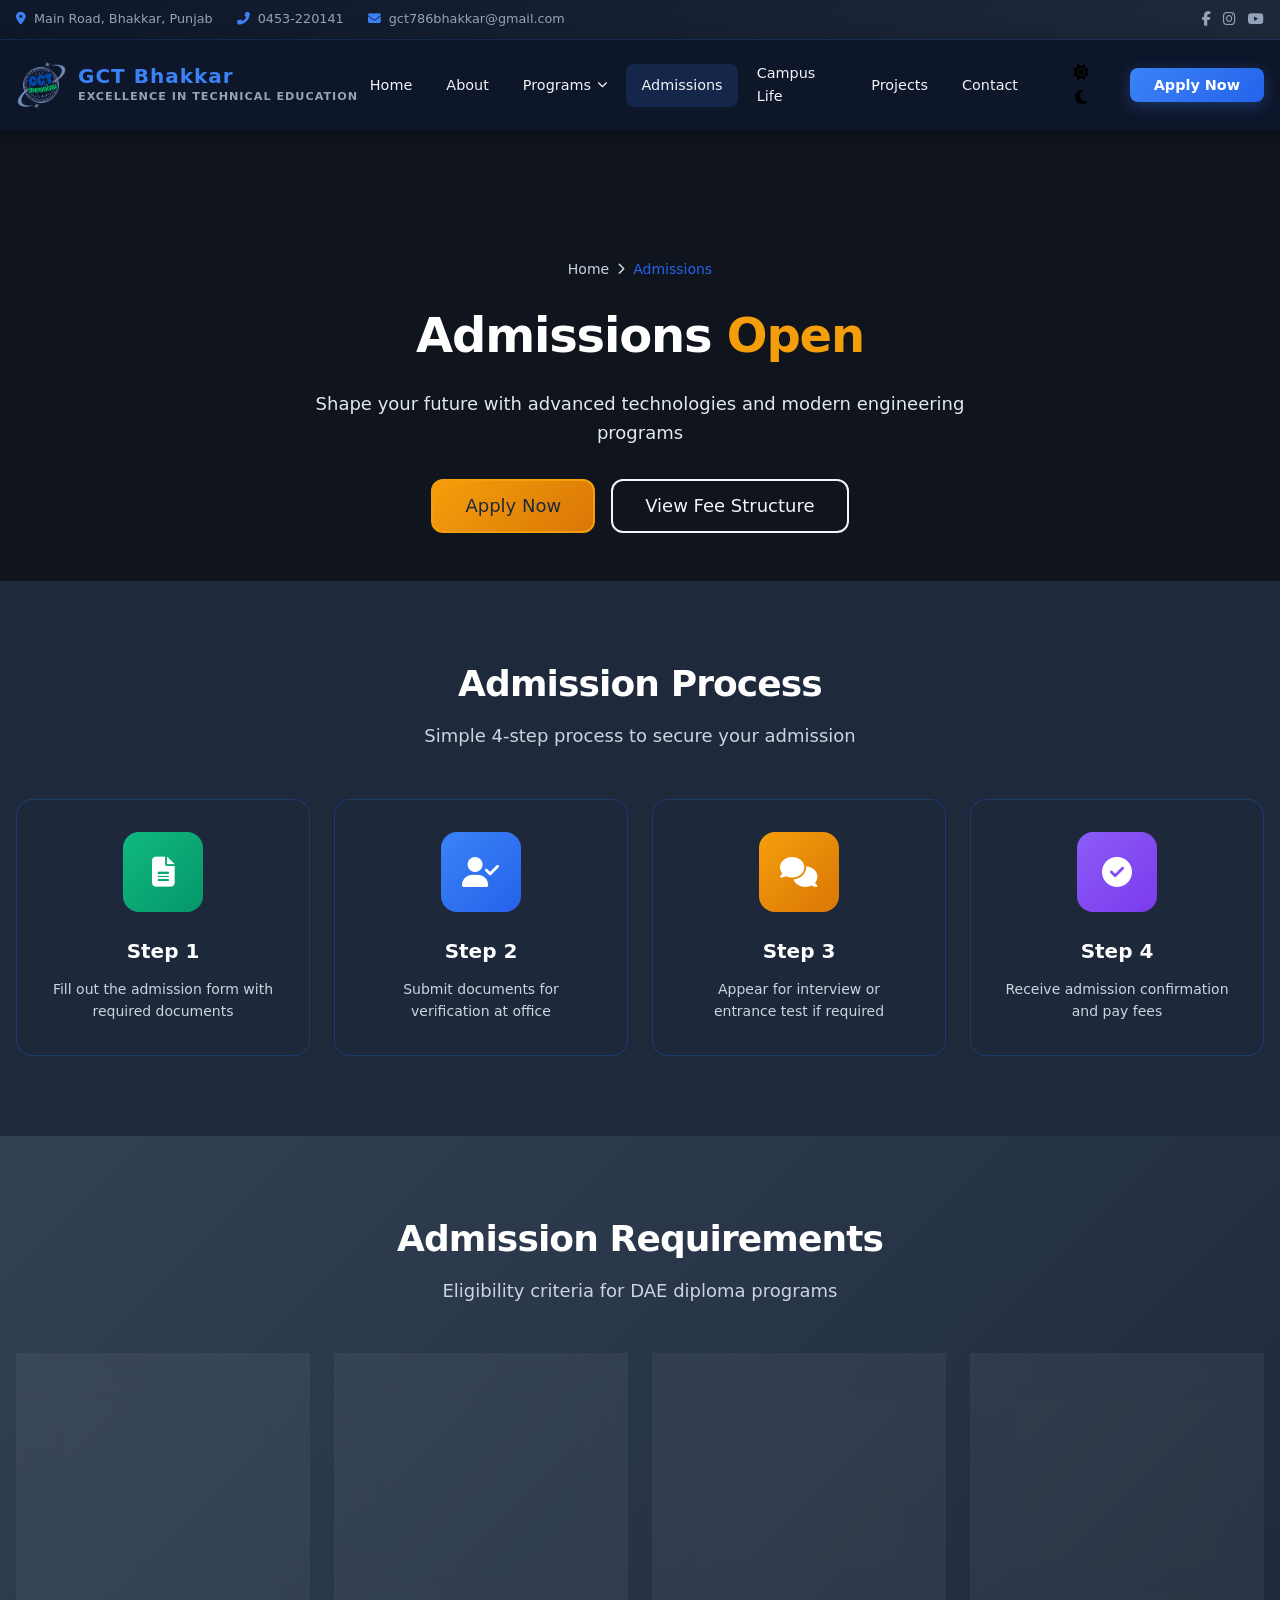
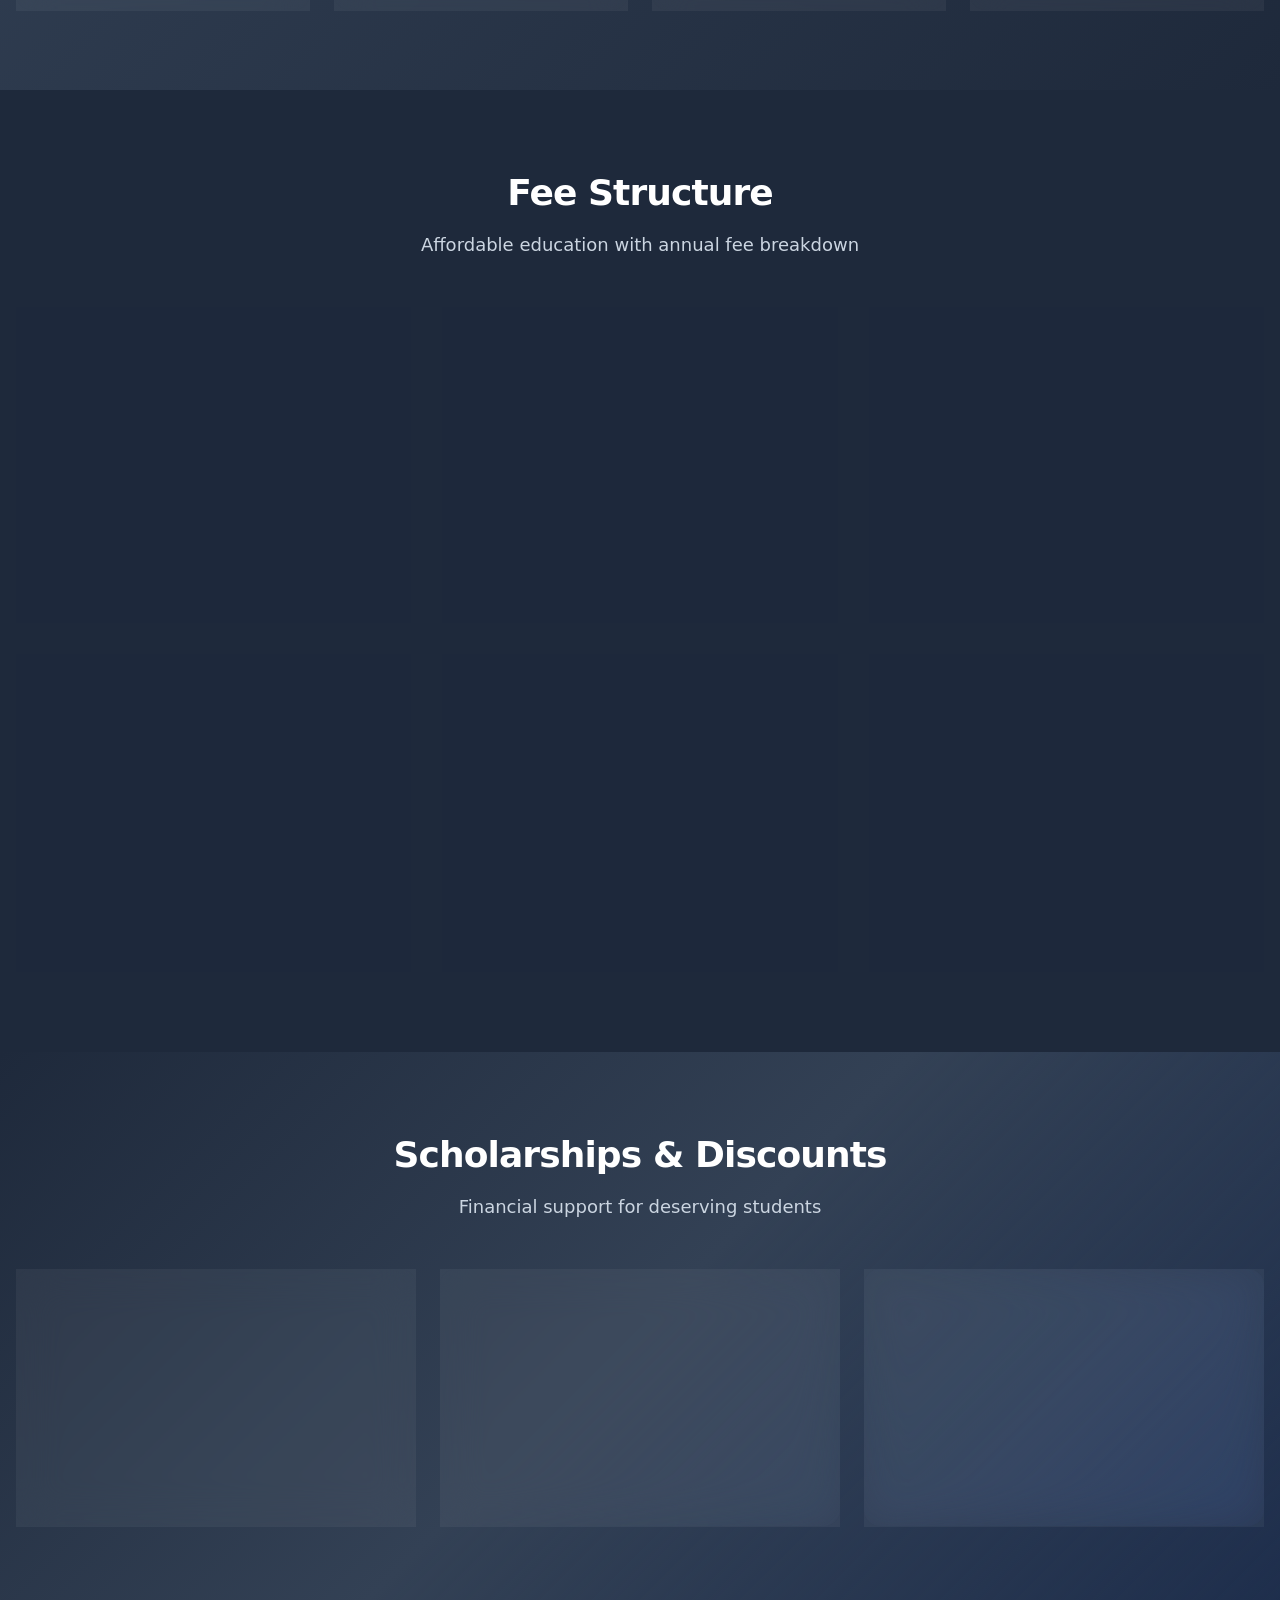
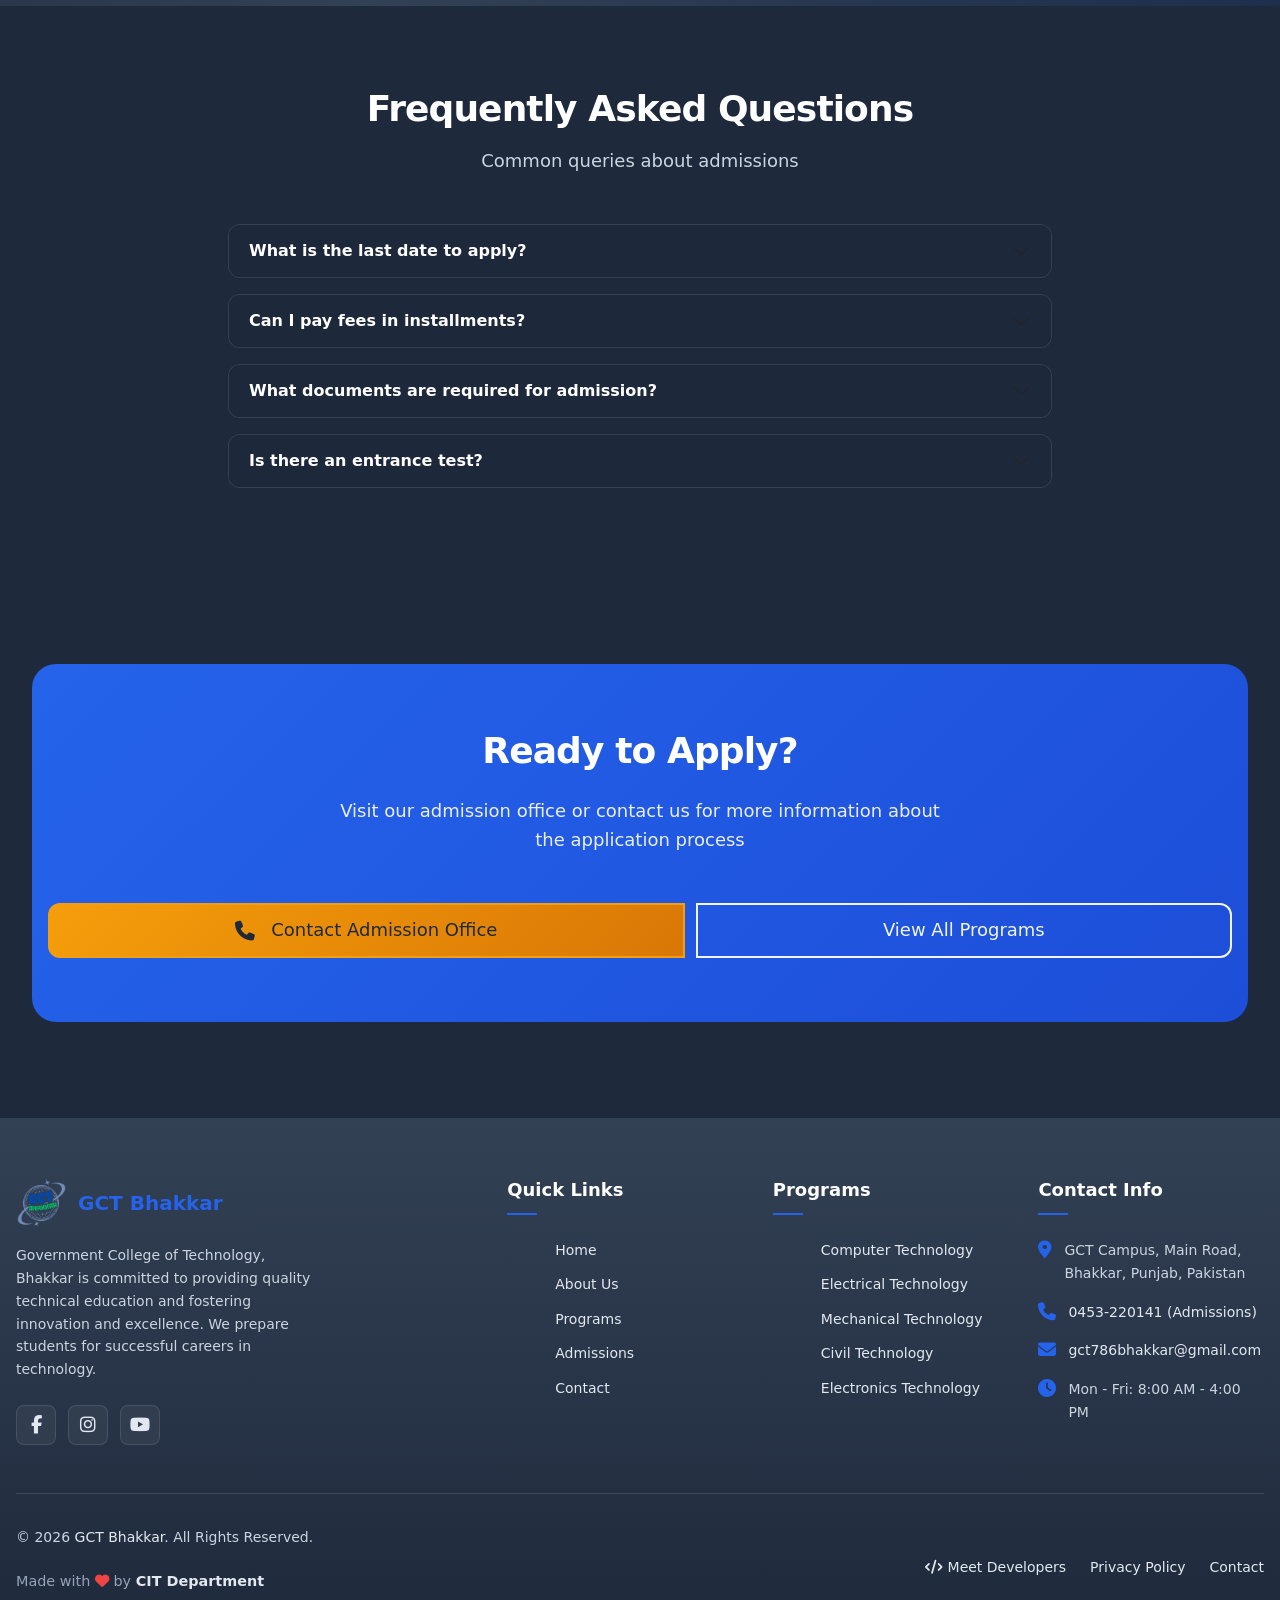
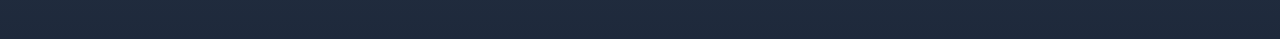
<file: pages/admissions.html>
<!DOCTYPE html>
<html lang="en">

<head>
    <meta charset="UTF-8">
    <meta name="viewport" content="width=device-width, initial-scale=1.0">
    <meta name="description"
        content="Apply to GCT Bhakkar - Admission requirements, fee structure, scholarships, and application process for DAE diploma programs.">
    <meta name="keywords"
        content="GCT Admissions, Apply Online, Fee Structure, Scholarships, Technical College Admission">

    <!-- Favicon -->
    <link rel="shortcut icon" href="../assets/favicon/favicon.png" type="image/x-icon">

    <!-- Vendor CSS -->
    <link rel="stylesheet" href="../assets/css/vendor/bootstrap.min.css">
    <link rel="stylesheet" href="https://cdnjs.cloudflare.com/ajax/libs/font-awesome/6.4.0/css/all.min.css">
    <link rel="stylesheet" href="https://cdn.jsdelivr.net/npm/bootstrap-icons@1.10.5/font/bootstrap-icons.css">

    <!-- Main CSS -->
    <link rel="stylesheet" href="../assets/css/main.css">
    <link rel="stylesheet" href="../assets/css/styles.css">

    <title>Admissions - GCT Bhakkar</title>
</head>

<body>
    <!-- Dynamic Header Component -->
    <header data-navbar data-base-path="../" data-current-page="admissions"></header>

    <main>
        <!-- Hero Section -->
        <section class="hero hero-page" style="background: linear-gradient(135deg, #1e3a5f, #2563eb);">
            <div class="hero-bg">
                <div class="hero-bg-gradient"></div>
            </div>
            <div class="hero-content">
                <nav class="hero-breadcrumb" data-animate="fadeInDown">
                    <a href="../index.html" class="breadcrumb-link">Home</a>
                    <span class="breadcrumb-separator"><i class="fas fa-chevron-right"></i></span>
                    <span class="breadcrumb-current">Admissions</span>
                </nav>
                <h1 class="hero-title" data-animate="fadeInUp">
                    Admissions <span class="highlight">Open</span>
                </h1>
                <p class="hero-subtitle" data-animate="fadeInUp" data-delay="200">
                    Shape your future with advanced technologies and modern engineering programs
                </p>
                <div class="hero-buttons" data-animate="fadeInUp" data-delay="400">
                    <a href="#apply" class="btn btn-accent btn-lg">Apply Now</a>
                    <a href="#fee-structure" class="btn btn-outline-light btn-lg">View Fee Structure</a>
                </div>
            </div>
        </section>

        <!-- Admission Process -->
        <section class="section">
            <div class="container">
                <div class="section-header" data-animate="fadeInUp">
                    <h2 class="section-title">Admission Process</h2>
                    <p class="section-subtitle">Simple 4-step process to secure your admission</p>
                </div>

                <div class="grid grid-4">
                    <div class="card card-feature" data-animate="fadeInUp">
                        <div class="card-feature-icon" style="background: linear-gradient(135deg, #10b981, #059669);">
                            <i class="fas fa-file-lines"></i>
                        </div>
                        <h5 class="card-title">Step 1</h5>
                        <p class="card-text">Fill out the admission form with required documents</p>
                    </div>

                    <div class="card card-feature" data-animate="fadeInUp" data-delay="100">
                        <div class="card-feature-icon" style="background: linear-gradient(135deg, #3b82f6, #2563eb);">
                            <i class="fas fa-user-check"></i>
                        </div>
                        <h5 class="card-title">Step 2</h5>
                        <p class="card-text">Submit documents for verification at office</p>
                    </div>

                    <div class="card card-feature" data-animate="fadeInUp" data-delay="200">
                        <div class="card-feature-icon" style="background: linear-gradient(135deg, #f59e0b, #d97706);">
                            <i class="fas fa-comments"></i>
                        </div>
                        <h5 class="card-title">Step 3</h5>
                        <p class="card-text">Appear for interview or entrance test if required</p>
                    </div>

                    <div class="card card-feature" data-animate="fadeInUp" data-delay="300">
                        <div class="card-feature-icon" style="background: linear-gradient(135deg, #8b5cf6, #7c3aed);">
                            <i class="fas fa-circle-check"></i>
                        </div>
                        <h5 class="card-title">Step 4</h5>
                        <p class="card-text">Receive admission confirmation and pay fees</p>
                    </div>
                </div>
            </div>
        </section>

        <!-- Requirements Section -->
        <section class="section section-darker">
            <div class="container">
                <div class="section-header" data-animate="fadeInUp">
                    <h2 class="section-title">Admission Requirements</h2>
                    <p class="section-subtitle">Eligibility criteria for DAE diploma programs</p>
                </div>

                <div class="grid grid-4">
                    <div class="card card-feature card-glass" data-animate="fadeInUp">
                        <div class="card-feature-icon">
                            <i class="fas fa-calendar-days"></i>
                        </div>
                        <h5 class="card-title">Age Limit</h5>
                        <p class="card-text">Minimum 15 years, Maximum 25 years (program dependent)</p>
                    </div>

                    <div class="card card-feature card-glass" data-animate="fadeInUp" data-delay="100">
                        <div class="card-feature-icon">
                            <i class="fas fa-graduation-cap"></i>
                        </div>
                        <h5 class="card-title">Education</h5>
                        <p class="card-text">Matric / Intermediate with Science subjects required</p>
                    </div>

                    <div class="card card-feature card-glass" data-animate="fadeInUp" data-delay="200">
                        <div class="card-feature-icon">
                            <i class="fas fa-percent"></i>
                        </div>
                        <h5 class="card-title">Minimum Marks</h5>
                        <p class="card-text">At least 50% marks in previous academic result</p>
                    </div>

                    <div class="card card-feature card-glass" data-animate="fadeInUp" data-delay="300">
                        <div class="card-feature-icon">
                            <i class="fas fa-file-alt"></i>
                        </div>
                        <h5 class="card-title">Documents</h5>
                        <p class="card-text">CNIC/B-Form, Certificates, Domicile, Character certificate</p>
                    </div>
                </div>
            </div>
        </section>

        <!-- Fee Structure -->
        <section id="fee-structure" class="section">
            <div class="container">
                <div class="section-header" data-animate="fadeInUp">
                    <h2 class="section-title">Fee Structure</h2>
                    <p class="section-subtitle">Affordable education with annual fee breakdown</p>
                </div>

                <div class="grid grid-3" style="gap: 2rem;">
                    <!-- Morning Shift Programs -->
                    <div class="card card-price" data-animate="fadeInUp">
                        <div class="card-price-header">
                            <span class="card-price-title">Electronics Technology</span>
                        </div>
                        <ul class="card-price-features">
                            <li><i class="fas fa-check"></i> 1st Year: Rs. 22,000</li>
                            <li><i class="fas fa-check"></i> 2nd Year: Rs. 20,000</li>
                            <li><i class="fas fa-check"></i> 3rd Year: Rs. 18,000</li>
                        </ul>
                        <a href="./departments/electronics.html" class="btn btn-outline-primary">View Program</a>
                    </div>

                    <div class="card card-price" data-animate="fadeInUp" data-delay="100">
                        <div class="card-price-header">
                            <span class="card-price-title">Electrical Technology</span>
                        </div>
                        <ul class="card-price-features">
                            <li><i class="fas fa-check"></i> 1st Year: Rs. 22,000</li>
                            <li><i class="fas fa-check"></i> 2nd Year: Rs. 20,000</li>
                            <li><i class="fas fa-check"></i> 3rd Year: Rs. 18,000</li>
                        </ul>
                        <a href="./departments/electrical.html" class="btn btn-outline-primary">View Program</a>
                    </div>

                    <div class="card card-price" data-animate="fadeInUp" data-delay="200">
                        <div class="card-price-header">
                            <span class="card-price-title">Mechanical Technology</span>
                        </div>
                        <ul class="card-price-features">
                            <li><i class="fas fa-check"></i> 1st Year: Rs. 22,000</li>
                            <li><i class="fas fa-check"></i> 2nd Year: Rs. 20,000</li>
                            <li><i class="fas fa-check"></i> 3rd Year: Rs. 18,000</li>
                        </ul>
                        <a href="./departments/mechanical.html" class="btn btn-outline-primary">View Program</a>
                    </div>

                    <div class="card card-price" data-animate="fadeInUp">
                        <div class="card-price-header">
                            <span class="card-price-title">Civil Technology</span>
                        </div>
                        <ul class="card-price-features">
                            <li><i class="fas fa-check"></i> 1st Year: Rs. 22,000</li>
                            <li><i class="fas fa-check"></i> 2nd Year: Rs. 20,000</li>
                            <li><i class="fas fa-check"></i> 3rd Year: Rs. 18,000</li>
                        </ul>
                        <a href="./departments/civil.html" class="btn btn-outline-primary">View Program</a>
                    </div>

                    <div class="card card-price" style="border: 2px solid var(--color-accent-primary);"
                        data-animate="fadeInUp" data-delay="100">
                        <div class="card-price-header">
                            <span class="card-price-title text-accent">Computer Technology</span>
                            <span class="badge"
                                style="background: var(--color-accent-primary); color: white; padding: 0.25rem 0.75rem; border-radius: 1rem; font-size: 0.75rem;">Popular</span>
                        </div>
                        <ul class="card-price-features">
                            <li><i class="fas fa-check"></i> 1st Year: Rs. 31,000</li>
                            <li><i class="fas fa-check"></i> 2nd Year: Rs. 29,000</li>
                            <li><i class="fas fa-check"></i> 3rd Year: Rs. 27,000</li>
                        </ul>
                        <a href="./departments/cit.html" class="btn btn-primary">View Program</a>
                    </div>

                    <div class="card card-price" data-animate="fadeInUp" data-delay="200">
                        <div class="card-price-header">
                            <span class="card-price-title">Electrical (2nd Shift)</span>
                        </div>
                        <ul class="card-price-features">
                            <li><i class="fas fa-check"></i> 1st Year: Rs. 31,000</li>
                            <li><i class="fas fa-check"></i> 2nd Year: Rs. 29,000</li>
                            <li><i class="fas fa-check"></i> 3rd Year: Rs. 27,000</li>
                        </ul>
                        <a href="./departments/electrical.html" class="btn btn-outline-primary">View Program</a>
                    </div>
                </div>
            </div>
        </section>

        <!-- Scholarships -->
        <section class="section section-gradient">
            <div class="container">
                <div class="section-header" data-animate="fadeInUp">
                    <h2 class="section-title">Scholarships & Discounts</h2>
                    <p class="section-subtitle">Financial support for deserving students</p>
                </div>

                <div class="grid grid-3">
                    <div class="card card-feature card-glass" data-animate="fadeInUp">
                        <div class="card-feature-icon" style="background: linear-gradient(135deg, #f59e0b, #d97706);">
                            <i class="fas fa-award"></i>
                        </div>
                        <h5 class="card-title">Merit Scholarship</h5>
                        <p class="card-text">Up to 25% discount on tuition fees for top-performing students in board
                            exams</p>
                    </div>

                    <div class="card card-feature card-glass" data-animate="fadeInUp" data-delay="100">
                        <div class="card-feature-icon" style="background: linear-gradient(135deg, #10b981, #059669);">
                            <i class="fas fa-calendar-check"></i>
                        </div>
                        <h5 class="card-title">Early Admission</h5>
                        <p class="card-text">Get 10% off if you submit your application before the deadline</p>
                    </div>

                    <div class="card card-feature card-glass" data-animate="fadeInUp" data-delay="200">
                        <div class="card-feature-icon" style="background: linear-gradient(135deg, #8b5cf6, #7c3aed);">
                            <i class="fas fa-users"></i>
                        </div>
                        <h5 class="card-title">Sibling Discount</h5>
                        <p class="card-text">10% discount for siblings enrolled at the same time in the college</p>
                    </div>
                </div>
            </div>
        </section>

        <!-- FAQ Section -->
        <section class="section">
            <div class="container">
                <div class="section-header" data-animate="fadeInUp">
                    <h2 class="section-title">Frequently Asked Questions</h2>
                    <p class="section-subtitle">Common queries about admissions</p>
                </div>

                <div class="row justify-content-center">
                    <div class="col-lg-8" data-animate="fadeInUp">
                        <div class="accordion" id="faqAccordion">
                            <div class="accordion-item"
                                style="background: var(--color-bg-card); border: 1px solid var(--color-border-muted); margin-bottom: 1rem; border-radius: 0.75rem; overflow: hidden;">
                                <h2 class="accordion-header">
                                    <button class="accordion-button collapsed" type="button" data-bs-toggle="collapse"
                                        data-bs-target="#faq1"
                                        style="background: var(--color-bg-card); color: var(--color-text-primary);">
                                        What is the last date to apply?
                                    </button>
                                </h2>
                                <div id="faq1" class="accordion-collapse collapse" data-bs-parent="#faqAccordion">
                                    <div class="accordion-body" style="color: var(--color-text-secondary);">
                                        Applications are typically accepted until August 31st. Early submission is
                                        recommended to avail early admission discount.
                                    </div>
                                </div>
                            </div>

                            <div class="accordion-item"
                                style="background: var(--color-bg-card); border: 1px solid var(--color-border-muted); margin-bottom: 1rem; border-radius: 0.75rem; overflow: hidden;">
                                <h2 class="accordion-header">
                                    <button class="accordion-button collapsed" type="button" data-bs-toggle="collapse"
                                        data-bs-target="#faq2"
                                        style="background: var(--color-bg-card); color: var(--color-text-primary);">
                                        Can I pay fees in installments?
                                    </button>
                                </h2>
                                <div id="faq2" class="accordion-collapse collapse" data-bs-parent="#faqAccordion">
                                    <div class="accordion-body" style="color: var(--color-text-secondary);">
                                        Yes, tuition fees can be paid in installments. Contact the accounts office for
                                        the installment plan.
                                    </div>
                                </div>
                            </div>

                            <div class="accordion-item"
                                style="background: var(--color-bg-card); border: 1px solid var(--color-border-muted); margin-bottom: 1rem; border-radius: 0.75rem; overflow: hidden;">
                                <h2 class="accordion-header">
                                    <button class="accordion-button collapsed" type="button" data-bs-toggle="collapse"
                                        data-bs-target="#faq3"
                                        style="background: var(--color-bg-card); color: var(--color-text-primary);">
                                        What documents are required for admission?
                                    </button>
                                </h2>
                                <div id="faq3" class="accordion-collapse collapse" data-bs-parent="#faqAccordion">
                                    <div class="accordion-body" style="color: var(--color-text-secondary);">
                                        CNIC/B-Form, previous academic certificates (Matric/Inter), domicile, character
                                        certificate from previous institution, and 4 passport-size photographs.
                                    </div>
                                </div>
                            </div>

                            <div class="accordion-item"
                                style="background: var(--color-bg-card); border: 1px solid var(--color-border-muted); border-radius: 0.75rem; overflow: hidden;">
                                <h2 class="accordion-header">
                                    <button class="accordion-button collapsed" type="button" data-bs-toggle="collapse"
                                        data-bs-target="#faq4"
                                        style="background: var(--color-bg-card); color: var(--color-text-primary);">
                                        Is there an entrance test?
                                    </button>
                                </h2>
                                <div id="faq4" class="accordion-collapse collapse" data-bs-parent="#faqAccordion">
                                    <div class="accordion-body" style="color: var(--color-text-secondary);">
                                        The college may conduct an aptitude or placement test depending on the program
                                        and number of applicants.
                                    </div>
                                </div>
                            </div>
                        </div>
                    </div>
                </div>
            </div>
        </section>

        <!-- Apply Now CTA -->
        <section id="apply" class="section">
            <div class="container">
                <div class="section-cta" data-animate="scaleIn">
                    <h2 class="section-title mb-4">Ready to Apply?</h2>
                    <p class="section-subtitle mx-auto">
                        Visit our admission office or contact us for more information about the application process
                    </p>
                    <div class="btn-group btn-group-center mt-4">
                        <a href="./contact.html" class="btn btn-accent btn-lg"><i class="fas fa-phone me-2"></i>Contact
                            Admission Office</a>
                        <a href="./programs.html" class="btn btn-outline-light btn-lg">View All Programs</a>
                    </div>
                </div>
            </div>
        </section>
    </main>

    <!-- Dynamic Footer Component -->
    <div data-footer data-base-path="../"></div>

    <!-- Vendor Scripts -->
    <script src="../assets/js/vendor/bootstrap.bundle.min.js"></script>

    <!-- Component Scripts -->
    <script src="../assets/js/components/navbar.js"></script>
    <script src="../assets/js/components/footer.js"></script>

    <!-- Utility Scripts -->
    <script src="../assets/js/utils/animations.js"></script>
    <script src="../assets/js/utils/helpers.js"></script>

    <!-- Main App Script -->
    <script src="../assets/js/main.js"></script>
</body>

</html>
</file>
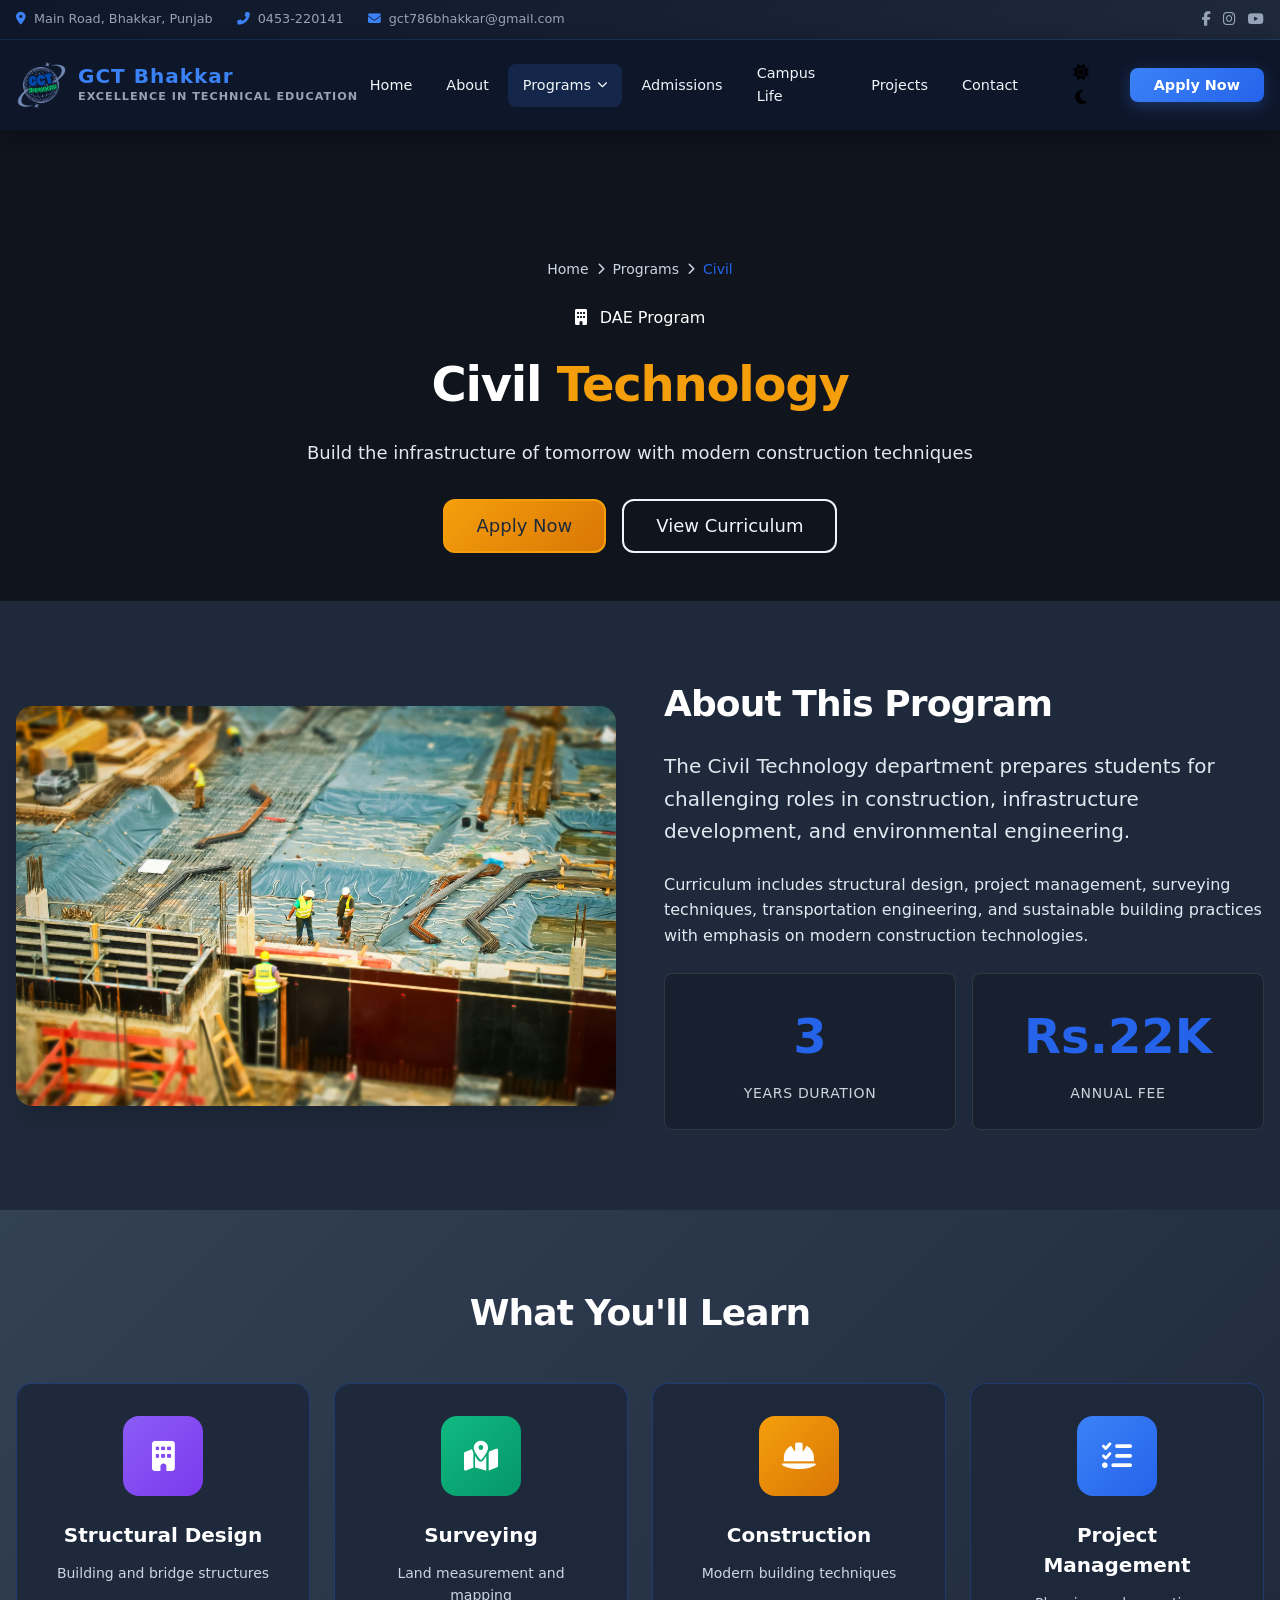
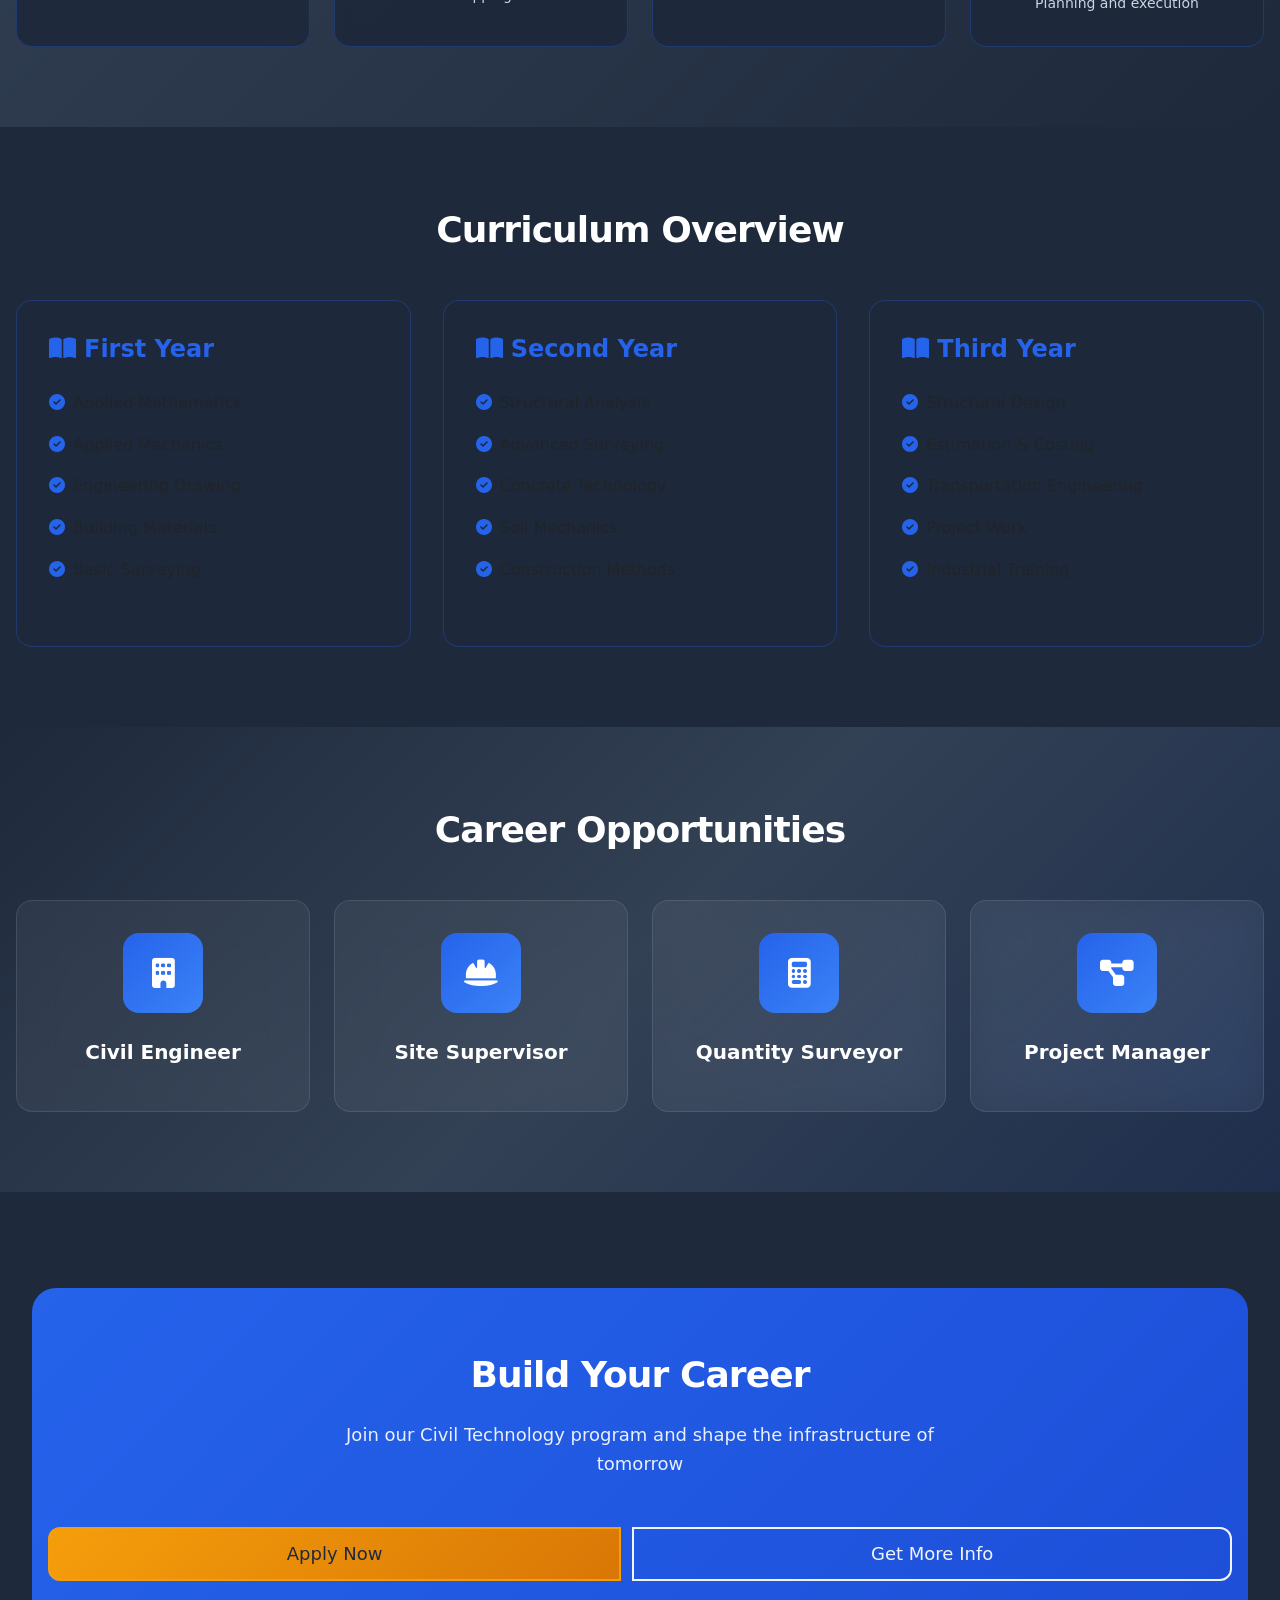
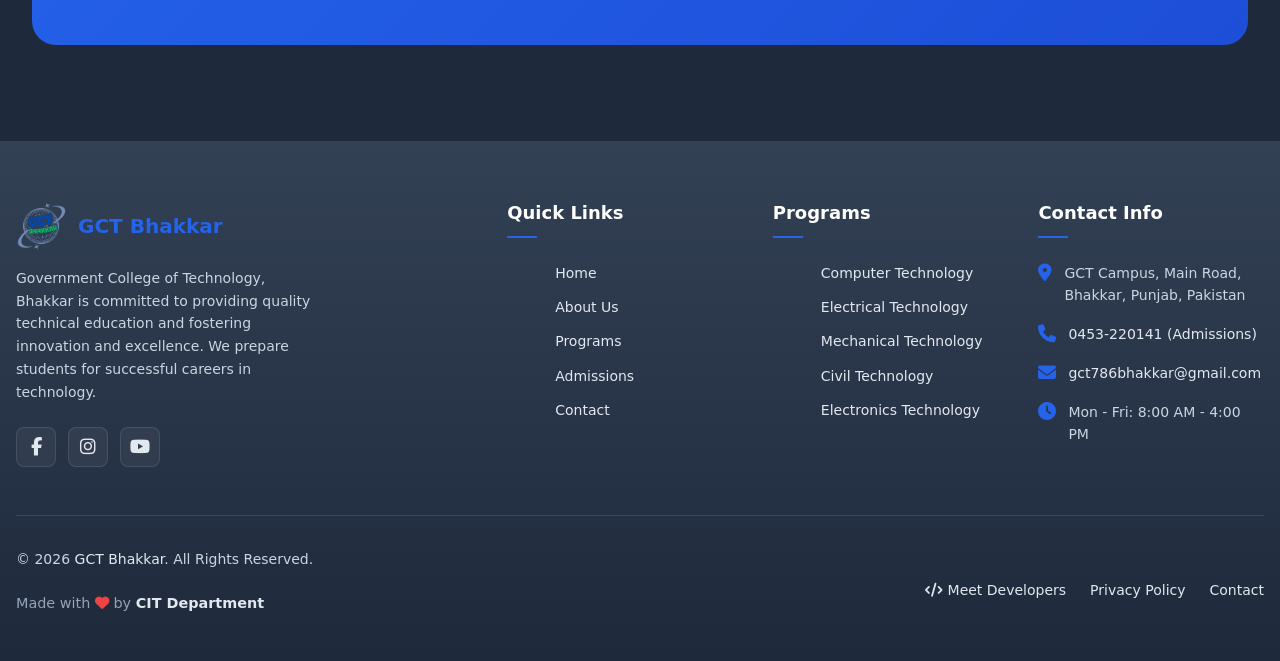
<file: pages/departments/civil.html>
<!DOCTYPE html>
<html lang="en">

<head>
    <meta charset="UTF-8">
    <meta name="viewport" content="width=device-width, initial-scale=1.0">
    <meta name="description"
        content="Civil Technology at GCT Bhakkar - Construction, surveying, structural design, and project management. 3-year DAE diploma.">
    <meta name="keywords" content="Civil Technology, Construction, Surveying, Structural Design, GCT Bhakkar">

    <link rel="shortcut icon" href="../../assets/favicon/favicon.png" type="image/x-icon">
    <link rel="stylesheet" href="../../assets/css/vendor/bootstrap.min.css">
    <link rel="stylesheet" href="https://cdnjs.cloudflare.com/ajax/libs/font-awesome/6.4.0/css/all.min.css">
    <link rel="stylesheet" href="https://cdn.jsdelivr.net/npm/bootstrap-icons@1.10.5/font/bootstrap-icons.css">
    <link rel="stylesheet" href="../../assets/css/main.css">
    <link rel="stylesheet" href="../../assets/css/styles.css">

    <title>Civil Technology - GCT Bhakkar</title>
</head>

<body>
    <header data-navbar data-base-path="../../" data-current-page="programs"></header>

    <main>
        <section class="hero hero-page" style="background: linear-gradient(135deg, #5b21b6, #8b5cf6);">
            <div class="hero-bg">
                <div class="hero-bg-gradient"></div>
            </div>
            <div class="hero-content">
                <nav class="hero-breadcrumb" data-animate="fadeInDown">
                    <a href="../../index.html" class="breadcrumb-link">Home</a>
                    <span class="breadcrumb-separator"><i class="fas fa-chevron-right"></i></span>
                    <a href="../programs.html" class="breadcrumb-link">Programs</a>
                    <span class="breadcrumb-separator"><i class="fas fa-chevron-right"></i></span>
                    <span class="breadcrumb-current">Civil</span>
                </nav>
                <div class="hero-badge mb-4" data-animate="fadeInUp"><i class="fas fa-building me-2"></i> DAE Program
                </div>
                <h1 class="hero-title" data-animate="fadeInUp">Civil <span class="highlight">Technology</span></h1>
                <p class="hero-subtitle" data-animate="fadeInUp" data-delay="200">Build the infrastructure of tomorrow
                    with modern construction techniques</p>
                <div class="hero-buttons" data-animate="fadeInUp" data-delay="400">
                    <a href="../admissions.html" class="btn btn-accent btn-lg">Apply Now</a>
                    <a href="#curriculum" class="btn btn-outline-light btn-lg">View Curriculum</a>
                </div>
            </div>
        </section>

        <section class="section">
            <div class="container">
                <div class="two-col">
                    <div data-animate="fadeInLeft">
                        <img src="../../assets/images/civil.jpg" alt="Civil Engineering"
                            class="rounded-2xl shadow-xl w-full">
                    </div>
                    <div data-animate="fadeInRight">
                        <h2 class="h2 mb-4">About This Program</h2>
                        <p class="lead mb-4">The Civil Technology department prepares students for challenging roles in
                            construction, infrastructure development, and environmental engineering.</p>
                        <p class="mb-4">Curriculum includes structural design, project management, surveying techniques,
                            transportation engineering, and sustainable building practices with emphasis on modern
                            construction technologies.</p>
                        <div class="grid grid-2 mt-6" style="gap: 1rem;">
                            <div class="card-stat card-glass rounded-3 text-center p-4">
                                <div class="card-stat-number text-accent">3</div>
                                <div class="card-stat-label">Years Duration</div>
                            </div>
                            <div class="card-stat card-glass rounded-3 text-center p-4">
                                <div class="card-stat-number text-accent">Rs.22K</div>
                                <div class="card-stat-label">Annual Fee</div>
                            </div>
                        </div>
                    </div>
                </div>
            </div>
        </section>

        <section class="section section-darker">
            <div class="container">
                <div class="section-header" data-animate="fadeInUp">
                    <h2 class="section-title">What You'll Learn</h2>
                </div>
                <div class="grid grid-4">
                    <div class="card card-feature" data-animate="fadeInUp">
                        <div class="card-feature-icon" style="background: linear-gradient(135deg, #8b5cf6, #7c3aed);"><i
                                class="fas fa-building"></i></div>
                        <h5 class="card-title">Structural Design</h5>
                        <p class="card-text">Building and bridge structures</p>
                    </div>
                    <div class="card card-feature" data-animate="fadeInUp" data-delay="100">
                        <div class="card-feature-icon" style="background: linear-gradient(135deg, #10b981, #059669);"><i
                                class="fas fa-map-marked-alt"></i></div>
                        <h5 class="card-title">Surveying</h5>
                        <p class="card-text">Land measurement and mapping</p>
                    </div>
                    <div class="card card-feature" data-animate="fadeInUp" data-delay="200">
                        <div class="card-feature-icon" style="background: linear-gradient(135deg, #f59e0b, #d97706);"><i
                                class="fas fa-hard-hat"></i></div>
                        <h5 class="card-title">Construction</h5>
                        <p class="card-text">Modern building techniques</p>
                    </div>
                    <div class="card card-feature" data-animate="fadeInUp" data-delay="300">
                        <div class="card-feature-icon" style="background: linear-gradient(135deg, #3b82f6, #2563eb);"><i
                                class="fas fa-tasks"></i></div>
                        <h5 class="card-title">Project Management</h5>
                        <p class="card-text">Planning and execution</p>
                    </div>
                </div>
            </div>
        </section>

        <section id="curriculum" class="section">
            <div class="container">
                <div class="section-header" data-animate="fadeInUp">
                    <h2 class="section-title">Curriculum Overview</h2>
                </div>
                <div class="grid grid-3" style="gap: 2rem;">
                    <div class="card" style="padding: 2rem;" data-animate="fadeInUp">
                        <h4 class="text-accent mb-4"><i class="fas fa-book-open me-2"></i>First Year</h4>
                        <ul style="list-style: none; padding: 0;">
                            <li class="mb-3"><i class="fas fa-check-circle text-accent me-2"></i>Applied Mathematics
                            </li>
                            <li class="mb-3"><i class="fas fa-check-circle text-accent me-2"></i>Applied Mechanics</li>
                            <li class="mb-3"><i class="fas fa-check-circle text-accent me-2"></i>Engineering Drawing
                            </li>
                            <li class="mb-3"><i class="fas fa-check-circle text-accent me-2"></i>Building Materials</li>
                            <li class="mb-3"><i class="fas fa-check-circle text-accent me-2"></i>Basic Surveying</li>
                        </ul>
                    </div>
                    <div class="card" style="padding: 2rem;" data-animate="fadeInUp" data-delay="100">
                        <h4 class="text-accent mb-4"><i class="fas fa-book-open me-2"></i>Second Year</h4>
                        <ul style="list-style: none; padding: 0;">
                            <li class="mb-3"><i class="fas fa-check-circle text-accent me-2"></i>Structural Analysis
                            </li>
                            <li class="mb-3"><i class="fas fa-check-circle text-accent me-2"></i>Advanced Surveying</li>
                            <li class="mb-3"><i class="fas fa-check-circle text-accent me-2"></i>Concrete Technology
                            </li>
                            <li class="mb-3"><i class="fas fa-check-circle text-accent me-2"></i>Soil Mechanics</li>
                            <li class="mb-3"><i class="fas fa-check-circle text-accent me-2"></i>Construction Methods
                            </li>
                        </ul>
                    </div>
                    <div class="card" style="padding: 2rem;" data-animate="fadeInUp" data-delay="200">
                        <h4 class="text-accent mb-4"><i class="fas fa-book-open me-2"></i>Third Year</h4>
                        <ul style="list-style: none; padding: 0;">
                            <li class="mb-3"><i class="fas fa-check-circle text-accent me-2"></i>Structural Design</li>
                            <li class="mb-3"><i class="fas fa-check-circle text-accent me-2"></i>Estimation & Costing
                            </li>
                            <li class="mb-3"><i class="fas fa-check-circle text-accent me-2"></i>Transportation
                                Engineering</li>
                            <li class="mb-3"><i class="fas fa-check-circle text-accent me-2"></i>Project Work</li>
                            <li class="mb-3"><i class="fas fa-check-circle text-accent me-2"></i>Industrial Training
                            </li>
                        </ul>
                    </div>
                </div>
            </div>
        </section>

        <section class="section section-gradient">
            <div class="container">
                <div class="section-header" data-animate="fadeInUp">
                    <h2 class="section-title">Career Opportunities</h2>
                </div>
                <div class="grid grid-4">
                    <div class="card card-feature card-glass" data-animate="fadeInUp">
                        <div class="card-feature-icon"><i class="fas fa-building"></i></div>
                        <h5 class="card-title">Civil Engineer</h5>
                    </div>
                    <div class="card card-feature card-glass" data-animate="fadeInUp" data-delay="100">
                        <div class="card-feature-icon"><i class="fas fa-hard-hat"></i></div>
                        <h5 class="card-title">Site Supervisor</h5>
                    </div>
                    <div class="card card-feature card-glass" data-animate="fadeInUp" data-delay="200">
                        <div class="card-feature-icon"><i class="fas fa-calculator"></i></div>
                        <h5 class="card-title">Quantity Surveyor</h5>
                    </div>
                    <div class="card card-feature card-glass" data-animate="fadeInUp" data-delay="300">
                        <div class="card-feature-icon"><i class="fas fa-project-diagram"></i></div>
                        <h5 class="card-title">Project Manager</h5>
                    </div>
                </div>
            </div>
        </section>

        <section class="section">
            <div class="container">
                <div class="section-cta" data-animate="scaleIn">
                    <h2 class="section-title mb-4">Build Your Career</h2>
                    <p class="section-subtitle mx-auto">Join our Civil Technology program and shape the infrastructure
                        of tomorrow</p>
                    <div class="btn-group btn-group-center mt-4">
                        <a href="../admissions.html" class="btn btn-accent btn-lg">Apply Now</a>
                        <a href="../contact.html" class="btn btn-outline-light btn-lg">Get More Info</a>
                    </div>
                </div>
            </div>
        </section>
    </main>

    <div data-footer data-base-path="../../"></div>
    <script src="../../assets/js/vendor/bootstrap.bundle.min.js"></script>
    <script src="../../assets/js/components/navbar.js"></script>
    <script src="../../assets/js/components/footer.js"></script>
    <script src="../../assets/js/utils/animations.js"></script>
    <script src="../../assets/js/utils/helpers.js"></script>
    <script src="../../assets/js/main.js"></script>
</body>

</html>
</file>
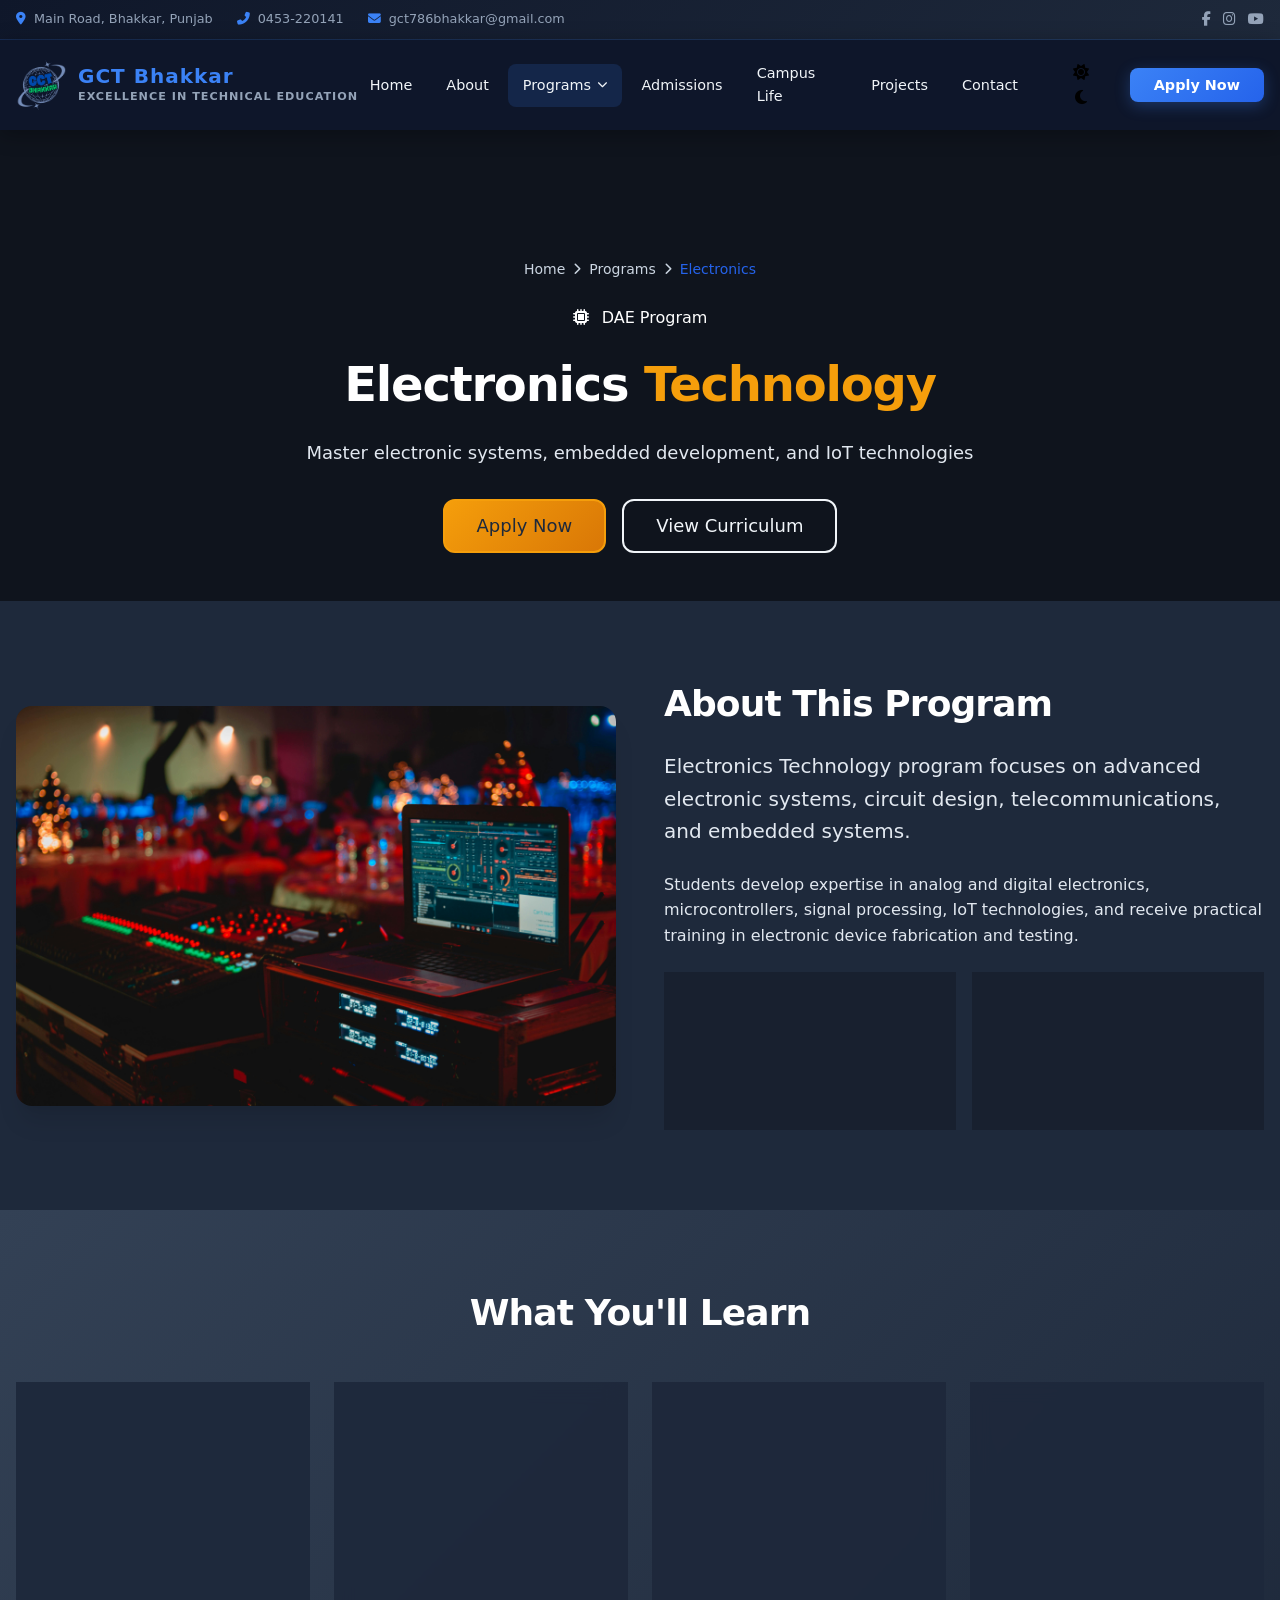
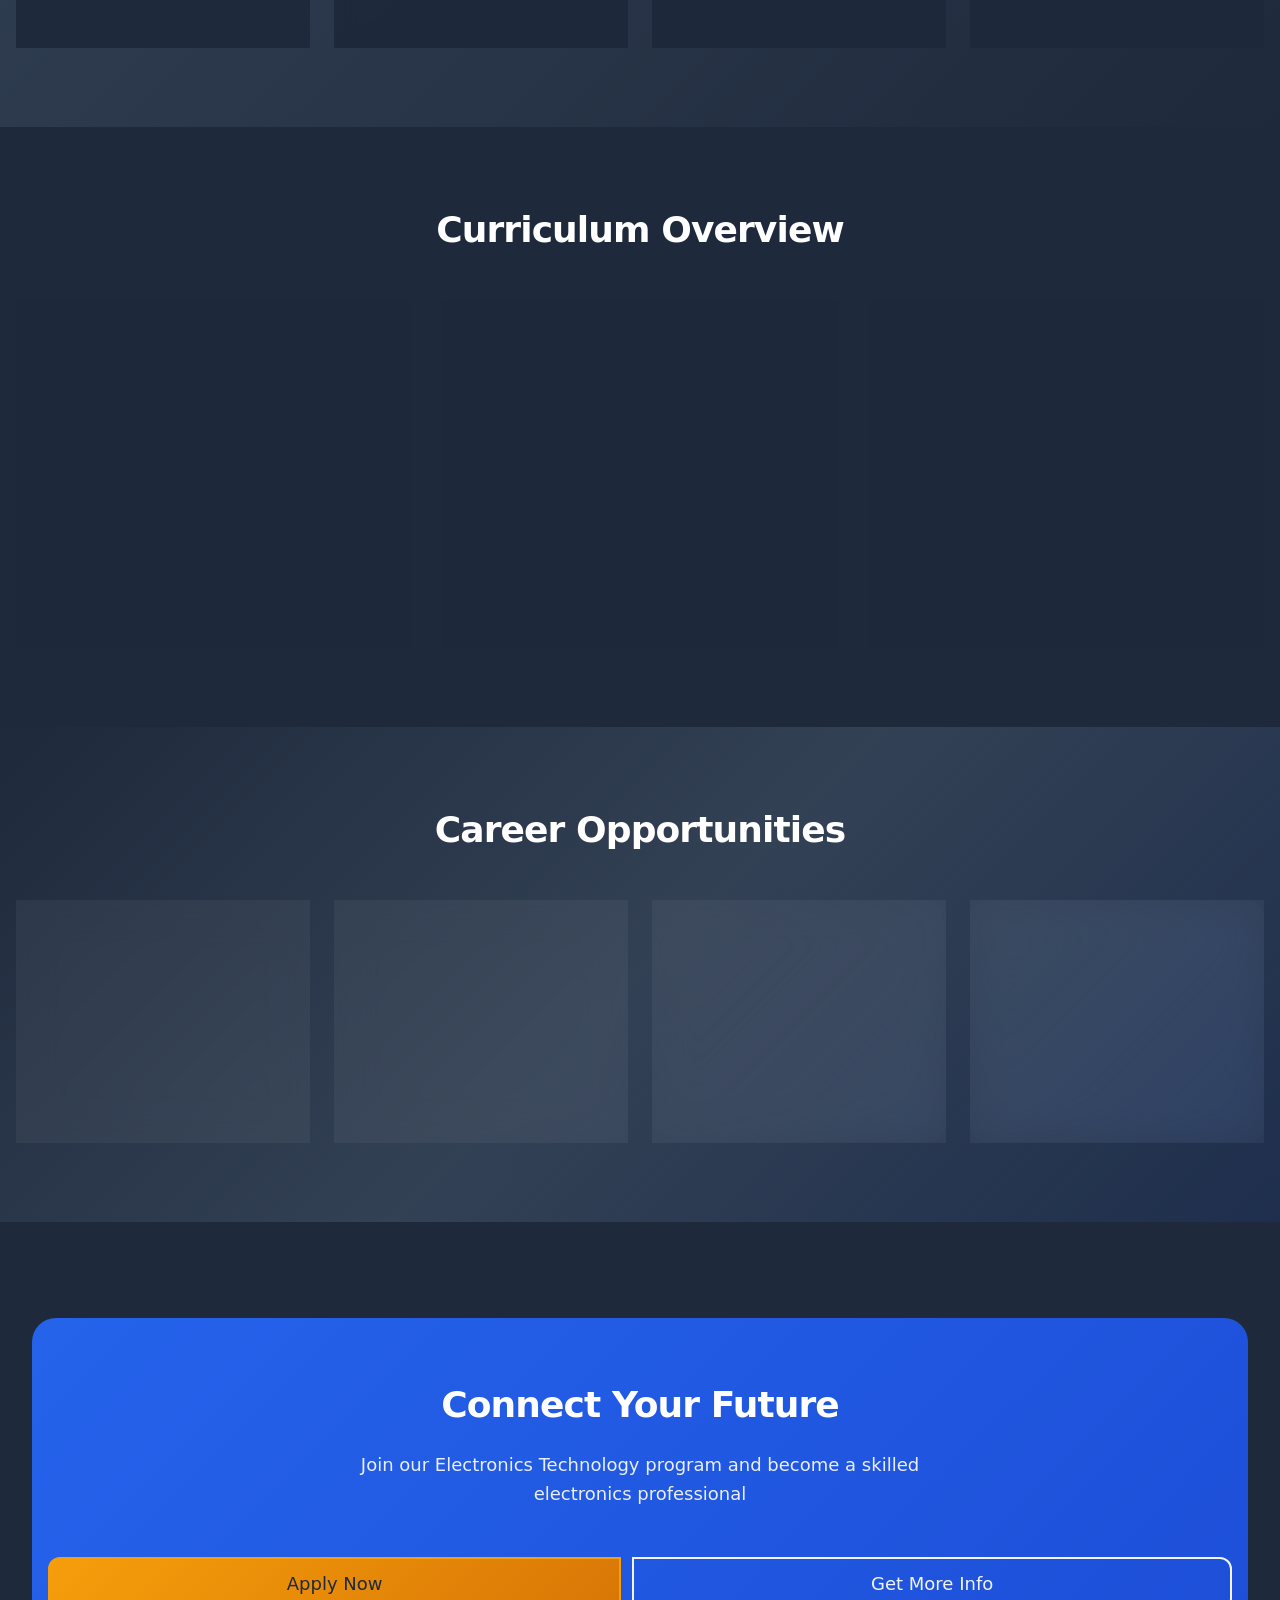
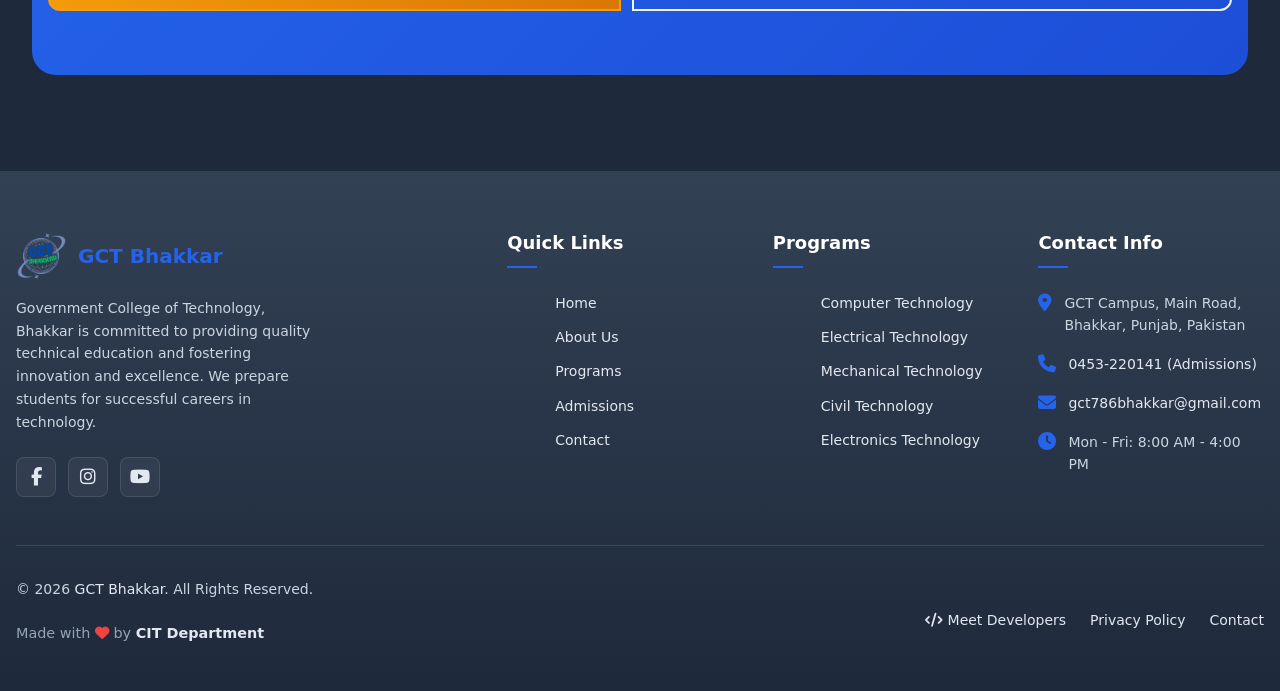
<file: pages/departments/electronics.html>
<!DOCTYPE html>
<html lang="en">

<head>
    <meta charset="UTF-8">
    <meta name="viewport" content="width=device-width, initial-scale=1.0">
    <meta name="description"
        content="Electronics Technology at GCT Bhakkar - Circuits, microcontrollers, IoT, and telecommunications. 3-year DAE diploma.">
    <meta name="keywords" content="Electronics Technology, Microcontrollers, IoT, Telecommunications, GCT Bhakkar">

    <link rel="shortcut icon" href="../../assets/favicon/favicon.png" type="image/x-icon">
    <link rel="stylesheet" href="../../assets/css/vendor/bootstrap.min.css">
    <link rel="stylesheet" href="https://cdnjs.cloudflare.com/ajax/libs/font-awesome/6.4.0/css/all.min.css">
    <link rel="stylesheet" href="https://cdn.jsdelivr.net/npm/bootstrap-icons@1.10.5/font/bootstrap-icons.css">
    <link rel="stylesheet" href="../../assets/css/main.css">
    <link rel="stylesheet" href="../../assets/css/styles.css">

    <title>Electronics Technology - GCT Bhakkar</title>
</head>

<body>
    <header data-navbar data-base-path="../../" data-current-page="programs"></header>

    <main>
        <section class="hero hero-page" style="background: linear-gradient(135deg, #b91c1c, #ef4444);">
            <div class="hero-bg">
                <div class="hero-bg-gradient"></div>
            </div>
            <div class="hero-content">
                <nav class="hero-breadcrumb" data-animate="fadeInDown">
                    <a href="../../index.html" class="breadcrumb-link">Home</a>
                    <span class="breadcrumb-separator"><i class="fas fa-chevron-right"></i></span>
                    <a href="../programs.html" class="breadcrumb-link">Programs</a>
                    <span class="breadcrumb-separator"><i class="fas fa-chevron-right"></i></span>
                    <span class="breadcrumb-current">Electronics</span>
                </nav>
                <div class="hero-badge mb-4" data-animate="fadeInUp"><i class="fas fa-microchip me-2"></i> DAE Program
                </div>
                <h1 class="hero-title" data-animate="fadeInUp">Electronics <span class="highlight">Technology</span>
                </h1>
                <p class="hero-subtitle" data-animate="fadeInUp" data-delay="200">Master electronic systems, embedded
                    development, and IoT technologies</p>
                <div class="hero-buttons" data-animate="fadeInUp" data-delay="400">
                    <a href="../admissions.html" class="btn btn-accent btn-lg">Apply Now</a>
                    <a href="#curriculum" class="btn btn-outline-light btn-lg">View Curriculum</a>
                </div>
            </div>
        </section>

        <section class="section">
            <div class="container">
                <div class="two-col">
                    <div data-animate="fadeInLeft">
                        <img src="../../assets/images/electronics.jpg" alt="Electronics Lab"
                            class="rounded-2xl shadow-xl w-full">
                    </div>
                    <div data-animate="fadeInRight">
                        <h2 class="h2 mb-4">About This Program</h2>
                        <p class="lead mb-4">Electronics Technology program focuses on advanced electronic systems,
                            circuit design, telecommunications, and embedded systems.</p>
                        <p class="mb-4">Students develop expertise in analog and digital electronics, microcontrollers,
                            signal processing, IoT technologies, and receive practical training in electronic device
                            fabrication and testing.</p>
                        <div class="grid grid-2 mt-6" style="gap: 1rem;">
                            <div class="card-stat card-glass rounded-3 text-center p-4">
                                <div class="card-stat-number text-accent">3</div>
                                <div class="card-stat-label">Years Duration</div>
                            </div>
                            <div class="card-stat card-glass rounded-3 text-center p-4">
                                <div class="card-stat-number text-accent">Rs.22K</div>
                                <div class="card-stat-label">Annual Fee</div>
                            </div>
                        </div>
                    </div>
                </div>
            </div>
        </section>

        <section class="section section-darker">
            <div class="container">
                <div class="section-header" data-animate="fadeInUp">
                    <h2 class="section-title">What You'll Learn</h2>
                </div>
                <div class="grid grid-4">
                    <div class="card card-feature" data-animate="fadeInUp">
                        <div class="card-feature-icon" style="background: linear-gradient(135deg, #ef4444, #dc2626);"><i
                                class="fas fa-microchip"></i></div>
                        <h5 class="card-title">Microcontrollers</h5>
                        <p class="card-text">Arduino, PIC, and ARM programming</p>
                    </div>
                    <div class="card card-feature" data-animate="fadeInUp" data-delay="100">
                        <div class="card-feature-icon" style="background: linear-gradient(135deg, #10b981, #059669);"><i
                                class="fas fa-wave-square"></i></div>
                        <h5 class="card-title">Signal Processing</h5>
                        <p class="card-text">Analog and digital signal analysis</p>
                    </div>
                    <div class="card card-feature" data-animate="fadeInUp" data-delay="200">
                        <div class="card-feature-icon" style="background: linear-gradient(135deg, #3b82f6, #2563eb);"><i
                                class="fas fa-broadcast-tower"></i></div>
                        <h5 class="card-title">Telecommunications</h5>
                        <p class="card-text">Wireless and fiber optics</p>
                    </div>
                    <div class="card card-feature" data-animate="fadeInUp" data-delay="300">
                        <div class="card-feature-icon" style="background: linear-gradient(135deg, #8b5cf6, #7c3aed);"><i
                                class="fas fa-wifi"></i></div>
                        <h5 class="card-title">IoT Systems</h5>
                        <p class="card-text">Smart devices and sensors</p>
                    </div>
                </div>
            </div>
        </section>

        <section id="curriculum" class="section">
            <div class="container">
                <div class="section-header" data-animate="fadeInUp">
                    <h2 class="section-title">Curriculum Overview</h2>
                </div>
                <div class="grid grid-3" style="gap: 2rem;">
                    <div class="card" style="padding: 2rem;" data-animate="fadeInUp">
                        <h4 class="text-accent mb-4"><i class="fas fa-book-open me-2"></i>First Year</h4>
                        <ul style="list-style: none; padding: 0;">
                            <li class="mb-3"><i class="fas fa-check-circle text-accent me-2"></i>Applied Mathematics
                            </li>
                            <li class="mb-3"><i class="fas fa-check-circle text-accent me-2"></i>Applied Physics</li>
                            <li class="mb-3"><i class="fas fa-check-circle text-accent me-2"></i>Basic Electronics</li>
                            <li class="mb-3"><i class="fas fa-check-circle text-accent me-2"></i>Electronic Components
                            </li>
                            <li class="mb-3"><i class="fas fa-check-circle text-accent me-2"></i>Circuit Analysis</li>
                        </ul>
                    </div>
                    <div class="card" style="padding: 2rem;" data-animate="fadeInUp" data-delay="100">
                        <h4 class="text-accent mb-4"><i class="fas fa-book-open me-2"></i>Second Year</h4>
                        <ul style="list-style: none; padding: 0;">
                            <li class="mb-3"><i class="fas fa-check-circle text-accent me-2"></i>Digital Electronics
                            </li>
                            <li class="mb-3"><i class="fas fa-check-circle text-accent me-2"></i>Microprocessors</li>
                            <li class="mb-3"><i class="fas fa-check-circle text-accent me-2"></i>Communication Systems
                            </li>
                            <li class="mb-3"><i class="fas fa-check-circle text-accent me-2"></i>Industrial Electronics
                            </li>
                            <li class="mb-3"><i class="fas fa-check-circle text-accent me-2"></i>PCB Design</li>
                        </ul>
                    </div>
                    <div class="card" style="padding: 2rem;" data-animate="fadeInUp" data-delay="200">
                        <h4 class="text-accent mb-4"><i class="fas fa-book-open me-2"></i>Third Year</h4>
                        <ul style="list-style: none; padding: 0;">
                            <li class="mb-3"><i class="fas fa-check-circle text-accent me-2"></i>Microcontrollers</li>
                            <li class="mb-3"><i class="fas fa-check-circle text-accent me-2"></i>Embedded Systems</li>
                            <li class="mb-3"><i class="fas fa-check-circle text-accent me-2"></i>Telecommunications</li>
                            <li class="mb-3"><i class="fas fa-check-circle text-accent me-2"></i>Project Work</li>
                            <li class="mb-3"><i class="fas fa-check-circle text-accent me-2"></i>Industrial Training
                            </li>
                        </ul>
                    </div>
                </div>
            </div>
        </section>

        <section class="section section-gradient">
            <div class="container">
                <div class="section-header" data-animate="fadeInUp">
                    <h2 class="section-title">Career Opportunities</h2>
                </div>
                <div class="grid grid-4">
                    <div class="card card-feature card-glass" data-animate="fadeInUp">
                        <div class="card-feature-icon"><i class="fas fa-microchip"></i></div>
                        <h5 class="card-title">Electronics Engineer</h5>
                    </div>
                    <div class="card card-feature card-glass" data-animate="fadeInUp" data-delay="100">
                        <div class="card-feature-icon"><i class="fas fa-code"></i></div>
                        <h5 class="card-title">Embedded Developer</h5>
                    </div>
                    <div class="card card-feature card-glass" data-animate="fadeInUp" data-delay="200">
                        <div class="card-feature-icon"><i class="fas fa-satellite-dish"></i></div>
                        <h5 class="card-title">Telecom Technician</h5>
                    </div>
                    <div class="card card-feature card-glass" data-animate="fadeInUp" data-delay="300">
                        <div class="card-feature-icon"><i class="fas fa-circuit-board"></i></div>
                        <h5 class="card-title">PCB Designer</h5>
                    </div>
                </div>
            </div>
        </section>

        <section class="section">
            <div class="container">
                <div class="section-cta" data-animate="scaleIn">
                    <h2 class="section-title mb-4">Connect Your Future</h2>
                    <p class="section-subtitle mx-auto">Join our Electronics Technology program and become a skilled
                        electronics professional</p>
                    <div class="btn-group btn-group-center mt-4">
                        <a href="../admissions.html" class="btn btn-accent btn-lg">Apply Now</a>
                        <a href="../contact.html" class="btn btn-outline-light btn-lg">Get More Info</a>
                    </div>
                </div>
            </div>
        </section>
    </main>

    <div data-footer data-base-path="../../"></div>
    <script src="../../assets/js/vendor/bootstrap.bundle.min.js"></script>
    <script src="../../assets/js/components/navbar.js"></script>
    <script src="../../assets/js/components/footer.js"></script>
    <script src="../../assets/js/utils/animations.js"></script>
    <script src="../../assets/js/utils/helpers.js"></script>
    <script src="../../assets/js/main.js"></script>
</body>

</html>
</file>
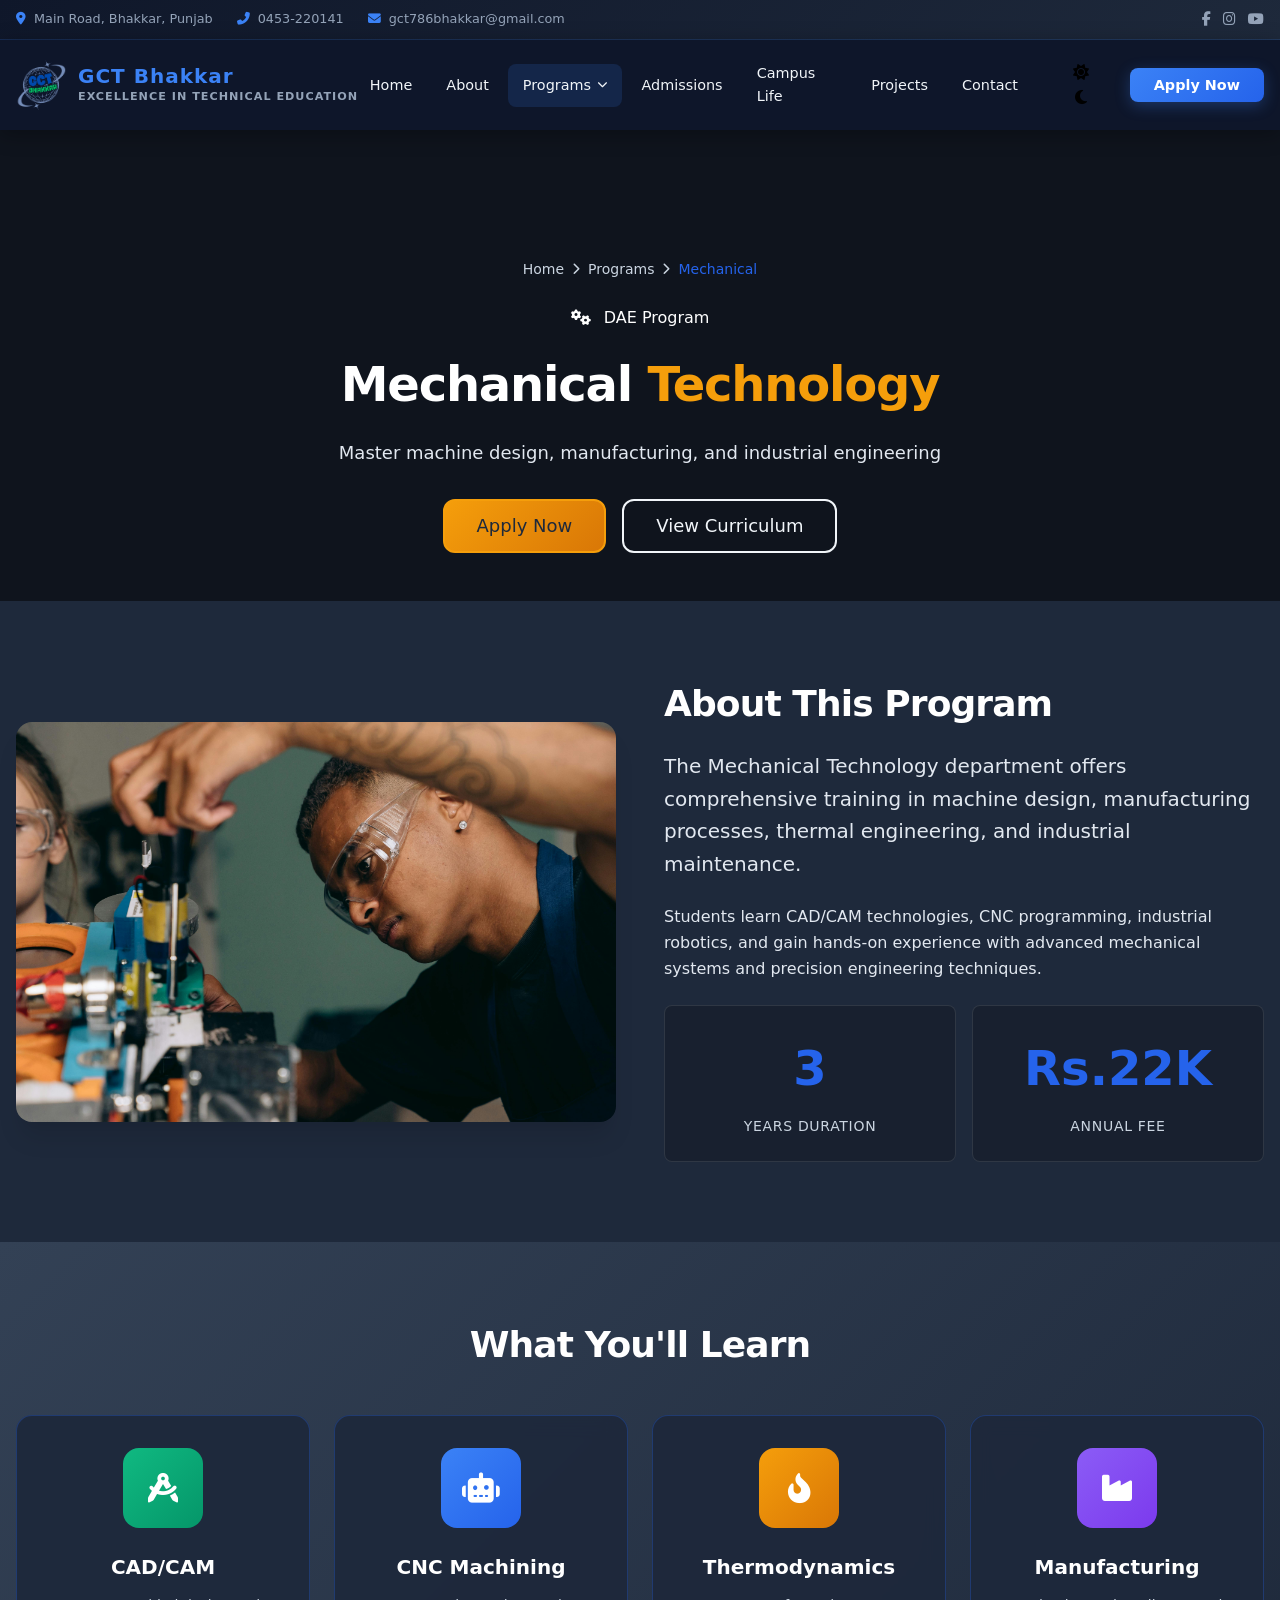
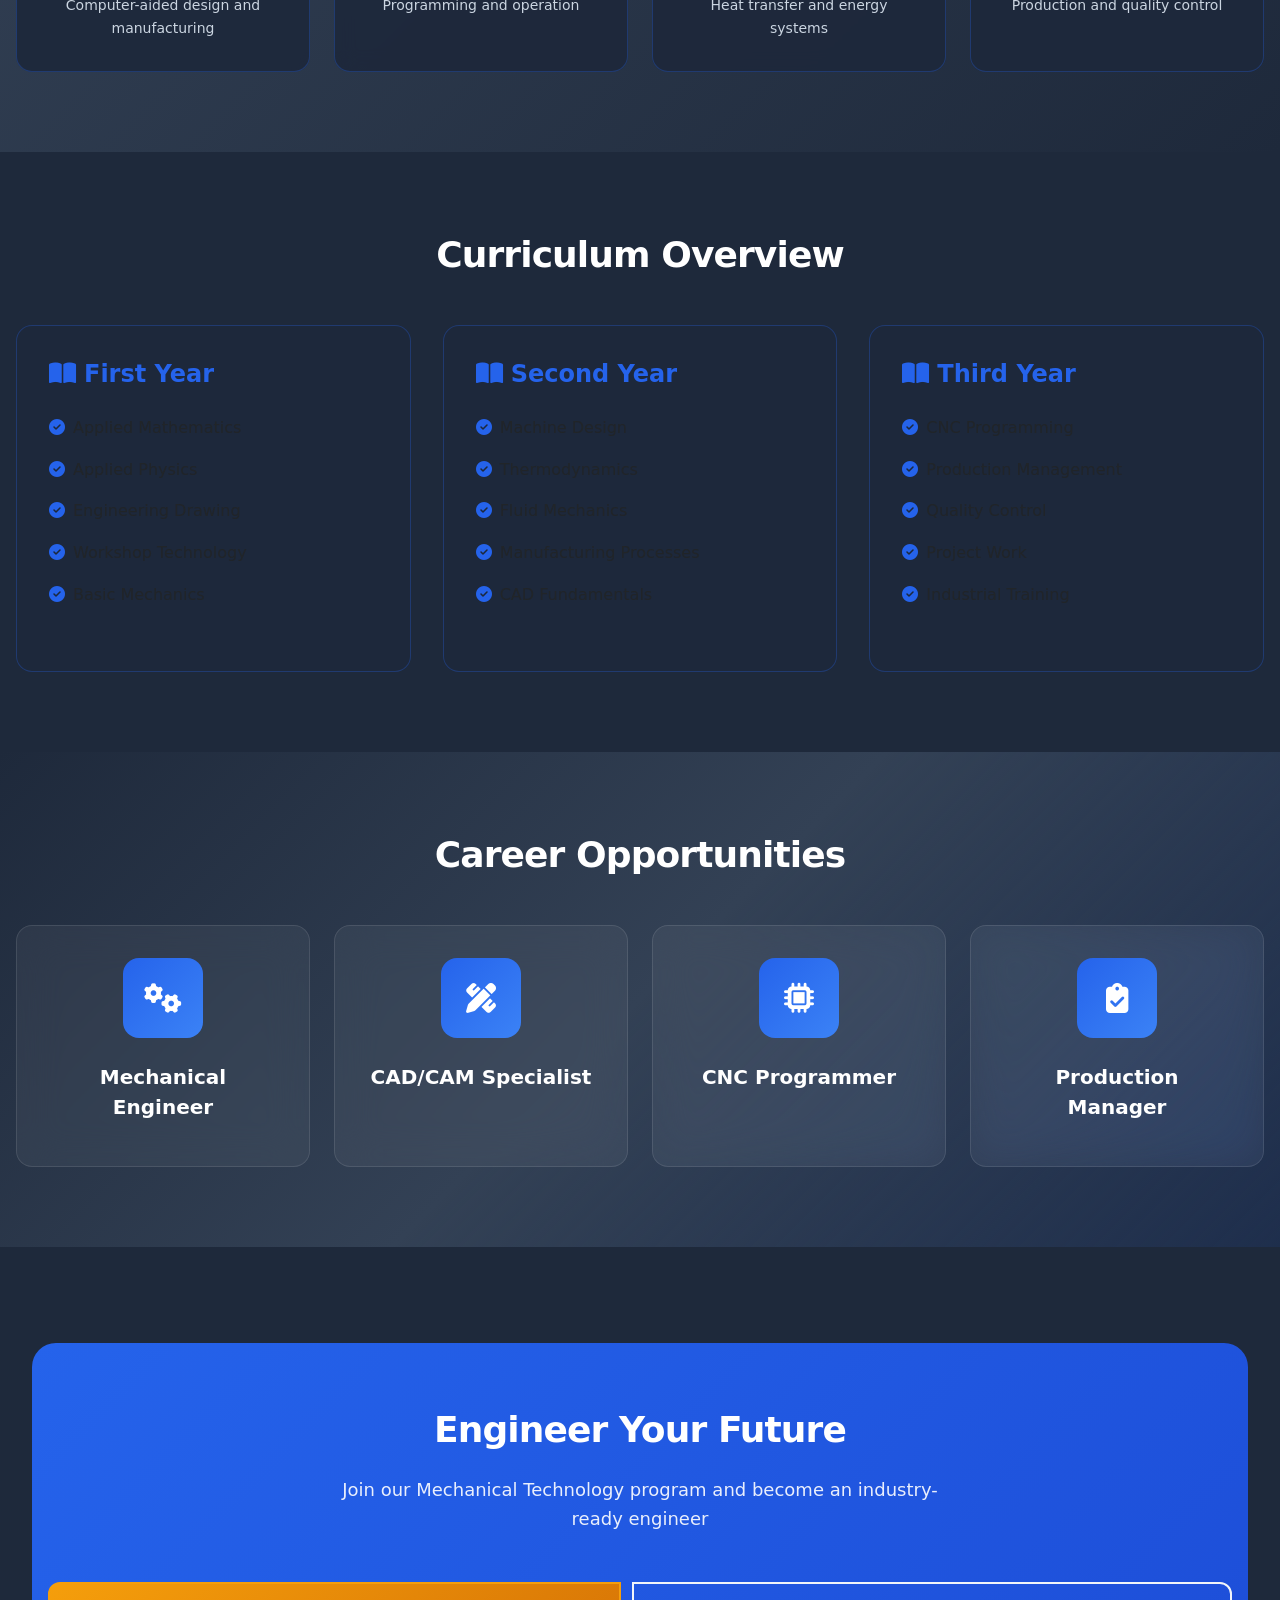
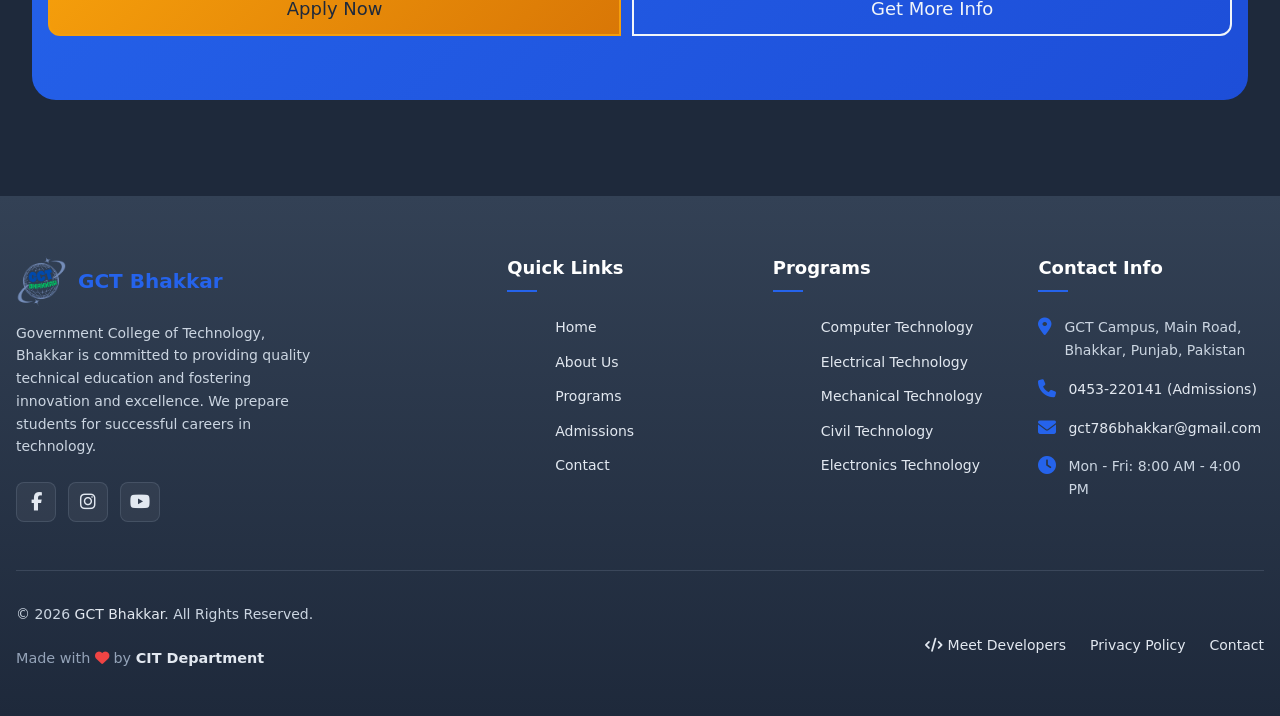
<file: pages/departments/mechanical.html>
<!DOCTYPE html>
<html lang="en">

<head>
    <meta charset="UTF-8">
    <meta name="viewport" content="width=device-width, initial-scale=1.0">
    <meta name="description"
        content="Mechanical Technology at GCT Bhakkar - CAD/CAM, CNC, manufacturing, and industrial robotics. 3-year DAE diploma.">
    <meta name="keywords" content="Mechanical Technology, CAD CAM, CNC, Manufacturing, GCT Bhakkar">

    <link rel="shortcut icon" href="../../assets/favicon/favicon.png" type="image/x-icon">
    <link rel="stylesheet" href="../../assets/css/vendor/bootstrap.min.css">
    <link rel="stylesheet" href="https://cdnjs.cloudflare.com/ajax/libs/font-awesome/6.4.0/css/all.min.css">
    <link rel="stylesheet" href="https://cdn.jsdelivr.net/npm/bootstrap-icons@1.10.5/font/bootstrap-icons.css">
    <link rel="stylesheet" href="../../assets/css/main.css">
    <link rel="stylesheet" href="../../assets/css/styles.css">

    <title>Mechanical Technology - GCT Bhakkar</title>
</head>

<body>
    <header data-navbar data-base-path="../../" data-current-page="programs"></header>

    <main>
        <section class="hero hero-page" style="background: linear-gradient(135deg, #065f46, #10b981);">
            <div class="hero-bg">
                <div class="hero-bg-gradient"></div>
            </div>
            <div class="hero-content">
                <nav class="hero-breadcrumb" data-animate="fadeInDown">
                    <a href="../../index.html" class="breadcrumb-link">Home</a>
                    <span class="breadcrumb-separator"><i class="fas fa-chevron-right"></i></span>
                    <a href="../programs.html" class="breadcrumb-link">Programs</a>
                    <span class="breadcrumb-separator"><i class="fas fa-chevron-right"></i></span>
                    <span class="breadcrumb-current">Mechanical</span>
                </nav>
                <div class="hero-badge mb-4" data-animate="fadeInUp"><i class="fas fa-cogs me-2"></i> DAE Program</div>
                <h1 class="hero-title" data-animate="fadeInUp">Mechanical <span class="highlight">Technology</span></h1>
                <p class="hero-subtitle" data-animate="fadeInUp" data-delay="200">Master machine design, manufacturing,
                    and industrial engineering</p>
                <div class="hero-buttons" data-animate="fadeInUp" data-delay="400">
                    <a href="../admissions.html" class="btn btn-accent btn-lg">Apply Now</a>
                    <a href="#curriculum" class="btn btn-outline-light btn-lg">View Curriculum</a>
                </div>
            </div>
        </section>

        <section class="section">
            <div class="container">
                <div class="two-col">
                    <div data-animate="fadeInLeft">
                        <img src="../../assets/images/mechanical.jpg" alt="Mechanical Workshop"
                            class="rounded-2xl shadow-xl w-full">
                    </div>
                    <div data-animate="fadeInRight">
                        <h2 class="h2 mb-4">About This Program</h2>
                        <p class="lead mb-4">The Mechanical Technology department offers comprehensive training in
                            machine design, manufacturing processes, thermal engineering, and industrial maintenance.
                        </p>
                        <p class="mb-4">Students learn CAD/CAM technologies, CNC programming, industrial robotics, and
                            gain hands-on experience with advanced mechanical systems and precision engineering
                            techniques.</p>
                        <div class="grid grid-2 mt-6" style="gap: 1rem;">
                            <div class="card-stat card-glass rounded-3 text-center p-4">
                                <div class="card-stat-number text-accent">3</div>
                                <div class="card-stat-label">Years Duration</div>
                            </div>
                            <div class="card-stat card-glass rounded-3 text-center p-4">
                                <div class="card-stat-number text-accent">Rs.22K</div>
                                <div class="card-stat-label">Annual Fee</div>
                            </div>
                        </div>
                    </div>
                </div>
            </div>
        </section>

        <section class="section section-darker">
            <div class="container">
                <div class="section-header" data-animate="fadeInUp">
                    <h2 class="section-title">What You'll Learn</h2>
                </div>
                <div class="grid grid-4">
                    <div class="card card-feature" data-animate="fadeInUp">
                        <div class="card-feature-icon" style="background: linear-gradient(135deg, #10b981, #059669);"><i
                                class="fas fa-drafting-compass"></i></div>
                        <h5 class="card-title">CAD/CAM</h5>
                        <p class="card-text">Computer-aided design and manufacturing</p>
                    </div>
                    <div class="card card-feature" data-animate="fadeInUp" data-delay="100">
                        <div class="card-feature-icon" style="background: linear-gradient(135deg, #3b82f6, #2563eb);"><i
                                class="fas fa-robot"></i></div>
                        <h5 class="card-title">CNC Machining</h5>
                        <p class="card-text">Programming and operation</p>
                    </div>
                    <div class="card card-feature" data-animate="fadeInUp" data-delay="200">
                        <div class="card-feature-icon" style="background: linear-gradient(135deg, #f59e0b, #d97706);"><i
                                class="fas fa-fire-alt"></i></div>
                        <h5 class="card-title">Thermodynamics</h5>
                        <p class="card-text">Heat transfer and energy systems</p>
                    </div>
                    <div class="card card-feature" data-animate="fadeInUp" data-delay="300">
                        <div class="card-feature-icon" style="background: linear-gradient(135deg, #8b5cf6, #7c3aed);"><i
                                class="fas fa-industry"></i></div>
                        <h5 class="card-title">Manufacturing</h5>
                        <p class="card-text">Production and quality control</p>
                    </div>
                </div>
            </div>
        </section>

        <section id="curriculum" class="section">
            <div class="container">
                <div class="section-header" data-animate="fadeInUp">
                    <h2 class="section-title">Curriculum Overview</h2>
                </div>
                <div class="grid grid-3" style="gap: 2rem;">
                    <div class="card" style="padding: 2rem;" data-animate="fadeInUp">
                        <h4 class="text-accent mb-4"><i class="fas fa-book-open me-2"></i>First Year</h4>
                        <ul style="list-style: none; padding: 0;">
                            <li class="mb-3"><i class="fas fa-check-circle text-accent me-2"></i>Applied Mathematics
                            </li>
                            <li class="mb-3"><i class="fas fa-check-circle text-accent me-2"></i>Applied Physics</li>
                            <li class="mb-3"><i class="fas fa-check-circle text-accent me-2"></i>Engineering Drawing
                            </li>
                            <li class="mb-3"><i class="fas fa-check-circle text-accent me-2"></i>Workshop Technology
                            </li>
                            <li class="mb-3"><i class="fas fa-check-circle text-accent me-2"></i>Basic Mechanics</li>
                        </ul>
                    </div>
                    <div class="card" style="padding: 2rem;" data-animate="fadeInUp" data-delay="100">
                        <h4 class="text-accent mb-4"><i class="fas fa-book-open me-2"></i>Second Year</h4>
                        <ul style="list-style: none; padding: 0;">
                            <li class="mb-3"><i class="fas fa-check-circle text-accent me-2"></i>Machine Design</li>
                            <li class="mb-3"><i class="fas fa-check-circle text-accent me-2"></i>Thermodynamics</li>
                            <li class="mb-3"><i class="fas fa-check-circle text-accent me-2"></i>Fluid Mechanics</li>
                            <li class="mb-3"><i class="fas fa-check-circle text-accent me-2"></i>Manufacturing Processes
                            </li>
                            <li class="mb-3"><i class="fas fa-check-circle text-accent me-2"></i>CAD Fundamentals</li>
                        </ul>
                    </div>
                    <div class="card" style="padding: 2rem;" data-animate="fadeInUp" data-delay="200">
                        <h4 class="text-accent mb-4"><i class="fas fa-book-open me-2"></i>Third Year</h4>
                        <ul style="list-style: none; padding: 0;">
                            <li class="mb-3"><i class="fas fa-check-circle text-accent me-2"></i>CNC Programming</li>
                            <li class="mb-3"><i class="fas fa-check-circle text-accent me-2"></i>Production Management
                            </li>
                            <li class="mb-3"><i class="fas fa-check-circle text-accent me-2"></i>Quality Control</li>
                            <li class="mb-3"><i class="fas fa-check-circle text-accent me-2"></i>Project Work</li>
                            <li class="mb-3"><i class="fas fa-check-circle text-accent me-2"></i>Industrial Training
                            </li>
                        </ul>
                    </div>
                </div>
            </div>
        </section>

        <section class="section section-gradient">
            <div class="container">
                <div class="section-header" data-animate="fadeInUp">
                    <h2 class="section-title">Career Opportunities</h2>
                </div>
                <div class="grid grid-4">
                    <div class="card card-feature card-glass" data-animate="fadeInUp">
                        <div class="card-feature-icon"><i class="fas fa-cogs"></i></div>
                        <h5 class="card-title">Mechanical Engineer</h5>
                    </div>
                    <div class="card card-feature card-glass" data-animate="fadeInUp" data-delay="100">
                        <div class="card-feature-icon"><i class="fas fa-pencil-ruler"></i></div>
                        <h5 class="card-title">CAD/CAM Specialist</h5>
                    </div>
                    <div class="card card-feature card-glass" data-animate="fadeInUp" data-delay="200">
                        <div class="card-feature-icon"><i class="fas fa-microchip"></i></div>
                        <h5 class="card-title">CNC Programmer</h5>
                    </div>
                    <div class="card card-feature card-glass" data-animate="fadeInUp" data-delay="300">
                        <div class="card-feature-icon"><i class="fas fa-clipboard-check"></i></div>
                        <h5 class="card-title">Production Manager</h5>
                    </div>
                </div>
            </div>
        </section>

        <section class="section">
            <div class="container">
                <div class="section-cta" data-animate="scaleIn">
                    <h2 class="section-title mb-4">Engineer Your Future</h2>
                    <p class="section-subtitle mx-auto">Join our Mechanical Technology program and become an
                        industry-ready engineer</p>
                    <div class="btn-group btn-group-center mt-4">
                        <a href="../admissions.html" class="btn btn-accent btn-lg">Apply Now</a>
                        <a href="../contact.html" class="btn btn-outline-light btn-lg">Get More Info</a>
                    </div>
                </div>
            </div>
        </section>
    </main>

    <div data-footer data-base-path="../../"></div>
    <script src="../../assets/js/vendor/bootstrap.bundle.min.js"></script>
    <script src="../../assets/js/components/navbar.js"></script>
    <script src="../../assets/js/components/footer.js"></script>
    <script src="../../assets/js/utils/animations.js"></script>
    <script src="../../assets/js/utils/helpers.js"></script>
    <script src="../../assets/js/main.js"></script>
</body>

</html>
</file>
<file: assets/css/styles.css>
:root {
  --primary-dark: #1e293b;
  /* Slate 800 */
  --secondary-dark: #334155;
  /* Slate 700 */
  --accent-teal: #2563eb;
  /* Blue 600 */
  --accent-gold: #f59e0b;
  /* Amber 500 */
  --text-light: #f1f5f9;
  /* Slate 100 */
  --text-muted: #94a3b8;
  /* Slate 400 */
  --card-bg: rgba(30, 41, 59, 0.8);
  --border-color: rgba(37, 99, 235, 0.3);
}

/* Bootstrap Class Overrides */
.text-primary {
  color: var(--accent-teal) !important;
}

.bg-primary {
  background-color: var(--accent-teal) !important;
}

.bg-dark {
  background-color: var(--primary-dark) !important;
}

.text-dark {
  color: var(--text-light) !important;
}

.btn-primary {
  background-color: var(--accent-teal) !important;
  border-color: var(--accent-teal) !important;
  color: white !important;
}

.btn-primary:hover {
  background-color: #2c9a94 !important;
  border-color: #2c9a94 !important;
  transform: translateY(-2px);
  box-shadow: 0 5px 15px rgba(56, 178, 172, 0.4);
}

.btn-outline-light {
  border-color: var(--text-light) !important;
  color: var(--text-light) !important;
}

.btn-outline-light:hover {
  background-color: var(--accent-teal) !important;
  border-color: var(--accent-teal) !important;
  border-color: #000 !important;
  color: var(--primary-dark) !important;
}

/* Global Styles */
body {
  font-family: system-ui, -apple-system, BlinkMacSystemFont, 'Segoe UI', Roboto, Oxygen, Ubuntu, Cantarell, 'Open Sans', 'Helvetica Neue', sans-serif;
  background-color: var(--primary-dark);
  color: var(--text-light);
  line-height: 1.6;
}

/* Header & Navigation */
.navbar-floating {
  background: rgba(45, 55, 72, 0.95) !important;
  backdrop-filter: blur(12px);
  border-radius: 16px;
  box-shadow: 0 8px 32px rgba(0, 0, 0, 0.3);
  border: 1px solid var(--border-color);
  padding: 12px 25px;
  width: 92%;
  max-width: 1200px;
  margin: auto;
  top: 15px;
  left: 50%;
  transform: translateX(-50%);
  position: fixed;
  z-index: 1030;
}

.navbar-brand {
  color: var(--accent-teal) !important;
  font-weight: bold;
  letter-spacing: 1px;
  font-size: 1.4rem;
}

.nav-link {
  color: var(--text-light) !important;
  transition: all 0.3s ease-in-out;
  font-weight: 500;
  padding: 10px 15px;
}

.nav-link:hover {
  color: var(--accent-teal) !important;
}

.navbar-toggler {
  border: 0 !important;
}

.navbar-toggler:focus,
.navbar-toggler:active,
.navbar-toggler-icon:focus {
  outline: none !important;
  box-shadow: none !important;
  border: 0 !important;
}

.toggler-icon {
  width: 30px;
  height: 3px;
  background-color: var(--accent-teal);
  display: block;
  transition: all 0.2s;
}

.middle-bar {
  margin: 5px auto;
}

.navbar-toggler .top-bar {
  transform: rotate(45deg);
  transform-origin: 10% 10%;
}

.navbar-toggler .middle-bar {
  opacity: 0;
  filter: alpha(opacity=0);
}

.navbar-toggler .bottom-bar {
  transform: rotate(-45deg);
  transform-origin: 10% 90%;
}

.navbar-toggler.collapsed .top-bar {
  transform: rotate(0);
}

.navbar-toggler.collapsed .middle-bar {
  opacity: 1;
  filter: alpha(opacity=100);
}

.navbar-toggler.collapsed .bottom-bar {
  transform: rotate(0);
}

.navbar-toggler.collapsed .toggler-icon {
  background-color: var(--text-muted);
}

.nav-link {
  position: relative;
}

.nav-link::after {
  content: '';
  position: absolute;
  left: 50%;
  bottom: 0;
  width: 0;
  height: 2px;
  background: var(--accent-teal);
  transition: all 0.3s ease;
}

.nav-link:hover::after {
  width: 100%;
  left: 0;
}

/* ============================================= */
/* ===== PREMIUM HERO SECTION - EYE-CATCHING ===== */
/* ============================================= */

/* Hero Section Base - Dark Cinematic Feel */
.hero-section {
  position: relative;
  background: #050a15 !important;
  overflow: hidden;
}

/* Animated Gradient Background Overlay */
.hero-section::before {
  content: '';
  position: absolute;
  top: 0;
  left: 0;
  right: 0;
  bottom: 0;
  background:
    radial-gradient(ellipse at 20% 80%, rgba(56, 178, 172, 0.15) 0%, transparent 50%),
    radial-gradient(ellipse at 80% 20%, rgba(59, 130, 246, 0.15) 0%, transparent 50%),
    radial-gradient(ellipse at 50% 50%, rgba(139, 92, 246, 0.08) 0%, transparent 70%);
  z-index: 1;
  animation: gradientPulse 8s ease-in-out infinite;
}

@keyframes gradientPulse {

  0%,
  100% {
    opacity: 0.6;
  }

  50% {
    opacity: 1;
  }
}

/* Floating Particles Effect */
.hero-section::after {
  content: '';
  position: absolute;
  top: 0;
  left: 0;
  right: 0;
  bottom: 0;
  background-image:
    radial-gradient(2px 2px at 20px 30px, rgba(255, 255, 255, 0.3), transparent),
    radial-gradient(2px 2px at 40px 70px, rgba(56, 178, 172, 0.4), transparent),
    radial-gradient(1px 1px at 90px 40px, rgba(255, 255, 255, 0.2), transparent),
    radial-gradient(2px 2px at 130px 80px, rgba(59, 130, 246, 0.3), transparent),
    radial-gradient(1px 1px at 160px 30px, rgba(255, 255, 255, 0.4), transparent),
    radial-gradient(2px 2px at 200px 90px, rgba(139, 92, 246, 0.3), transparent);
  background-size: 200px 100px;
  animation: floatParticles 20s linear infinite;
  z-index: 2;
  pointer-events: none;
}

@keyframes floatParticles {
  0% {
    transform: translateY(0) translateX(0);
  }

  100% {
    transform: translateY(-100%) translateX(50px);
  }
}

/* Reduced min-height to ensure cards are more visible on laptops */
.hero-section .carousel,
.hero-section .hero-img {
  height: 100vh;
  min-height: 600px;
}

.hero-section .carousel-item {
  position: relative;
  min-height: 100vh;
  overflow: hidden;
}

/* Enhanced Dark Overlay with Gradient */
/* Lighter overlay for better background visibility */
.hero-section .carousel-item::before {
  content: '';
  position: absolute;
  top: 0;
  left: 0;
  right: 0;
  bottom: 0;
  background: linear-gradient(135deg,
      rgba(5, 10, 21, 0.4) 0%,
      rgba(15, 25, 45, 0.3) 40%,
      rgba(10, 20, 40, 0.35) 100%);
  z-index: 1;
}

.hero-img {
  object-fit: cover;
  object-position: center;
  filter: brightness(1.0) saturate(1.1);
  transform: scale(1.05);
  transition: transform 8s ease-out;
}

.carousel-item.active .hero-img {
  transform: scale(1);
}

.transparent-slide {
  opacity: 60%;
  background: linear-gradient(135deg, #050a15, #0f1a2d);
}

/* ===== HERO CAPTION - STUNNING TYPOGRAPHY ===== */
.carousel-caption {
  position: absolute !important;
  left: 50% !important;
  right: auto !important;
  top: 40% !important;
  bottom: auto !important;
  transform: translate(-50%, -50%) !important;
  width: 90%;
  max-width: 1000px;
  text-align: center !important;
  z-index: 50;
  padding: 0 20px;
}

/* Force white text regardless of theme */
.carousel-caption,
.carousel-caption h1,
.carousel-caption h2,
.carousel-caption p,
.carousel-caption span {
  color: #ffffff !important;
}

/* Hero Heading - Premium Typography */
.carousel-caption h1 {
  font-size: clamp(2.5rem, 6vw, 4.5rem);
  font-weight: 800;
  line-height: 1.1;
  margin-bottom: 1.5rem;
  letter-spacing: -0.02em;
  text-shadow:
    0 0 40px rgba(0, 0, 0, 0.5),
    0 4px 20px rgba(0, 0, 0, 0.3);
  animation: fadeSlideUp 1s ease-out;
}

/* Animated Accent Text (text-primary spans) */
.carousel-caption h1 .text-primary,
.carousel-caption .text-primary {
  color: transparent !important;
  background: linear-gradient(135deg, #38b2ac 0%, #4fd1c5 50%, #63e6db 100%);
  -webkit-background-clip: text;
  background-clip: text;
  position: relative;
  animation: gradientShift 3s ease-in-out infinite;
  background-size: 200% 200%;
}

@keyframes gradientShift {

  0%,
  100% {
    background-position: 0% 50%;
  }

  50% {
    background-position: 100% 50%;
  }
}

/* Hero Paragraph */
.carousel-caption p {
  font-size: clamp(1.1rem, 2.5vw, 1.35rem);
  line-height: 1.7;
  max-width: 700px;
  margin: 0 auto 2rem;
  opacity: 0.95;
  text-shadow: 0 2px 10px rgba(0, 0, 0, 0.4);
  animation: fadeSlideUp 1s ease-out 0.2s backwards;
}

/* Hero Buttons Container */
.carousel-buttons {
  display: flex;
  justify-content: center;
  align-items: center;
  gap: 1.25rem;
  flex-wrap: wrap;
  animation: fadeSlideUp 1s ease-out 0.4s backwards;
  width: 100%;
}

/* Premium Button Styles */
.carousel-buttons .btn {
  padding: 1rem 2.5rem;
  font-weight: 600;
  font-size: 1.05rem;
  border-radius: 60px;
  position: relative;
  overflow: hidden;
  z-index: 1;
  transition: all 0.4s cubic-bezier(0.4, 0, 0.2, 1);
}

/* Primary Button - Gradient with Glow */
.carousel-buttons .btn-primary {
  background: linear-gradient(135deg, #3b82f6 0%, #2563eb 50%, #1d4ed8 100%);
  border: none;
  color: #ffffff !important;
  box-shadow:
    0 4px 20px rgba(59, 130, 246, 0.4),
    0 0 0 0 rgba(59, 130, 246, 0.4);
}

.carousel-buttons .btn-primary::before {
  content: '';
  position: absolute;
  top: 0;
  left: -100%;
  width: 100%;
  height: 100%;
  background: linear-gradient(90deg,
      transparent,
      rgba(255, 255, 255, 0.2),
      transparent);
  transition: left 0.5s ease;
  z-index: -1;
}

.carousel-buttons .btn-primary:hover {
  transform: translateY(-4px) scale(1.02);
  box-shadow:
    0 8px 30px rgba(59, 130, 246, 0.5),
    0 0 0 4px rgba(59, 130, 246, 0.2);
}

.carousel-buttons .btn-primary:hover::before {
  left: 100%;
}

/* Outline Button - Glass Effect with Animated Border */
.carousel-buttons .btn-outline-light {
  background: rgba(255, 255, 255, 0.05);
  border: 2px solid rgba(255, 255, 255, 0.5);
  color: #ffffff !important;
  backdrop-filter: blur(10px);
  position: relative;
}

.carousel-buttons .btn-outline-light::before {
  content: '';
  position: absolute;
  top: -2px;
  left: -2px;
  right: -2px;
  bottom: -2px;
  background: linear-gradient(135deg, #38b2ac, #3b82f6, #8b5cf6, #38b2ac);
  background-size: 300% 300%;
  border-radius: 60px;
  z-index: -1;
  opacity: 0;
  transition: opacity 0.3s ease;
  animation: borderGlow 3s ease-in-out infinite;
}

@keyframes borderGlow {

  0%,
  100% {
    background-position: 0% 50%;
  }

  50% {
    background-position: 100% 50%;
  }
}

.carousel-buttons .btn-outline-light:hover {
  background: rgba(255, 255, 255, 0.1);
  border-color: transparent;
  transform: translateY(-4px) scale(1.02);
}

.carousel-buttons .btn-outline-light:hover::before {
  opacity: 1;
}

/* Fade Slide Up Animation */
@keyframes fadeSlideUp {
  from {
    opacity: 0;
    transform: translateY(30px);
  }

  to {
    opacity: 1;
    transform: translateY(0);
  }
}

/* ===== CAROUSEL CONTROLS - PREMIUM DESIGN ===== */
.carousel-control-prev,
.carousel-control-next {
  width: 60px;
  height: 60px;
  background: rgba(255, 255, 255, 0.08);
  backdrop-filter: blur(15px);
  border: 1px solid rgba(255, 255, 255, 0.15);
  border-radius: 50%;
  top: 50%;
  transform: translateY(-50%);
  margin: 0 30px;
  opacity: 1;
  z-index: 20;
  transition: all 0.4s cubic-bezier(0.4, 0, 0.2, 1);
}

.carousel-control-prev:hover,
.carousel-control-next:hover {
  background: rgba(56, 178, 172, 0.9);
  border-color: #38b2ac;
  transform: translateY(-50%) scale(1.15);
  box-shadow:
    0 0 30px rgba(56, 178, 172, 0.6),
    0 0 60px rgba(56, 178, 172, 0.3);
}

.carousel-control-prev-icon,
.carousel-control-next-icon {
  width: 22px;
  height: 22px;
  filter: brightness(1) invert(0);
}

/* Carousel Indicators - Modern Animated Pills */
.hero-section .carousel-indicators {
  bottom: 25%;
  z-index: 20;
  gap: 8px;
}

.hero-section .carousel-indicators button {
  width: 40px;
  height: 5px;
  border-radius: 3px;
  background: rgba(255, 255, 255, 0.3);
  border: none;
  margin: 0;
  transition: all 0.4s cubic-bezier(0.4, 0, 0.2, 1);
  position: relative;
  overflow: hidden;
}

.hero-section .carousel-indicators button::before {
  content: '';
  position: absolute;
  top: 0;
  left: 0;
  height: 100%;
  width: 0;
  background: linear-gradient(90deg, #38b2ac, #4fd1c5);
  transition: width 4s linear;
}

.hero-section .carousel-indicators button.active {
  width: 60px;
  background: rgba(255, 255, 255, 0.2);
  box-shadow: 0 0 15px rgba(56, 178, 172, 0.5);
}

.hero-section .carousel-indicators button.active::before {
  width: 100%;
}


/* ============================================= */
/* ===== HERO CARDS - GLASSMORPHISM CARDS ===== */
/* ============================================= */

.hero-cards-section {
  position: absolute;
  bottom: -42px;
  left: 0;
  right: 0;
  z-index: 5;
  padding: 0 1rem 1.5rem;
  background: linear-gradient(to top, rgba(5, 10, 21, 0.98) 0%, rgba(5, 10, 21, 0.85) 40%, transparent 100%);
}

.hero-cards-section .container-fluid {
  padding-bottom: 0 !important;
  max-width: 1600px;
  margin: 0 auto;
  padding-left: 2rem;
  padding-right: 2rem;
}

.hero-card-wrapper {
  position: relative;
  height: 240px;
  perspective: 1200px;
  margin-top: 15px;
}

.hero-custom-card {
  position: relative;
  height: 100%;
  background: linear-gradient(145deg, rgba(25, 35, 60, 0.85), rgba(15, 25, 45, 0.9));
  backdrop-filter: blur(25px);
  -webkit-backdrop-filter: blur(25px);
  border: 1px solid rgba(255, 255, 255, 0.12);
  border-bottom: 3px solid rgba(59, 130, 246, 0.4);
  border-radius: 16px 16px 4px 4px;
  overflow: hidden;
  transition: all 0.5s cubic-bezier(0.25, 0.8, 0.25, 1);
  cursor: pointer;
  box-shadow:
    0 10px 40px rgba(0, 0, 0, 0.35),
    inset 0 1px 0 rgba(255, 255, 255, 0.1);
}

.hero-custom-card::before {
  content: '';
  position: absolute;
  inset: 0;
  background: linear-gradient(135deg, rgba(59, 130, 246, 0.08), rgba(139, 92, 246, 0.05), transparent);
  opacity: 0;
  transition: opacity 0.5s ease;
  z-index: 1;
}

.hero-custom-card:hover {
  transform: translateY(-18px) scale(1.02);
  background: linear-gradient(145deg, rgba(35, 50, 80, 0.95), rgba(25, 40, 65, 0.95));
  box-shadow:
    0 25px 50px rgba(0, 0, 0, 0.4),
    0 0 30px rgba(59, 130, 246, 0.25),
    inset 0 1px 0 rgba(255, 255, 255, 0.15);
  border-color: rgba(59, 130, 246, 0.5);
  border-bottom-color: #3b82f6;
}

.hero-custom-card:hover::before {
  opacity: 1;
}

/* Card Image Background */
.hero-card-bg-image {
  position: absolute;
  inset: 0;
  width: 100%;
  height: 100%;
  object-fit: cover;
  opacity: 0.15;
  transition: all 0.8s ease;
  transform: scale(1.1);
  filter: grayscale(100%) contrast(1.2);
}

.hero-custom-card:hover .hero-card-bg-image {
  opacity: 0.4;
  transform: scale(1);
  filter: grayscale(0%) contrast(1.1);
}

/* Card Content Layout */
.hero-card-top-half {
  position: relative;
  z-index: 2;
  padding: 1.5rem;
  height: 100%;
  display: flex;
  flex-direction: column;
  justify-content: flex-start;
  transition: transform 0.5s ease;
}

.hero-custom-card:hover .hero-card-top-half {
  transform: translateY(-5px);
}

/* Floating Label */
.hero-card-label {
  display: inline-flex;
  align-items: center;
  padding: 6px 14px;
  font-size: 0.75rem;
  font-weight: 700;
  text-transform: uppercase;
  letter-spacing: 0.05em;
  border-radius: 30px;
  margin-bottom: 1rem;
  align-self: flex-start;
  box-shadow: 0 4px 15px rgba(0, 0, 0, 0.2);
  transition: all 0.3s ease;
}

/* Specific Label Colors */
.hero-card-label.hero-rigor {
  background: #f59e0b;
  color: #000;
}

.hero-card-label.hero-outcomes {
  background: #14b8a6;
  color: #fff;
}

.hero-card-label.hero-learning {
  background: #8b5cf6;
  color: #fff;
}

.hero-card-label.hero-campus {
  background: #ef4444;
  color: #fff;
}

.hero-custom-card:hover .hero-card-label {
  transform: scale(1.1);
  box-shadow: 0 6px 20px rgba(0, 0, 0, 0.3);
}

/* Card Title */
.hero-card-title {
  color: #fff;
  font-size: 1.35rem;
  font-weight: 700;
  line-height: 1.3;
  margin: 0;
  text-shadow: 0 2px 5px rgba(0, 0, 0, 0.5);
  transition: color 0.3s ease;
}

.hero-custom-card:hover .hero-card-title {
  color: #60a5fa;
  /* Blue specific highlight on hover */
}

/* Reveal Text on Hover */
.hero-card-bottom-half {
  position: absolute;
  left: 0;
  right: 0;
  bottom: 0;
  padding: 0 1.5rem 1.5rem;
  z-index: 2;
  color: rgba(255, 255, 255, 0.9);
  font-size: 0.95rem;
  line-height: 1.5;
  opacity: 0;
  transform: translateY(20px);
  transition: all 0.4s cubic-bezier(0.25, 0.8, 0.25, 1);
}

.hero-custom-card:hover .hero-card-bottom-half {
  opacity: 1;
  transform: translateY(0);
}

/* Card Icon Indicator */
.hero-custom-card::after {
  content: '→';
  position: absolute;
  bottom: 1.5rem;
  right: 1.5rem;
  color: #fff;
  font-size: 1.5rem;
  opacity: 0;
  transform: translateX(-20px);
  transition: all 0.4s ease;
  z-index: 2;
}

.hero-custom-card:hover::after {
  opacity: 1;
  transform: translateX(0);
}

/* Departments Section */
.Departments {
  background: linear-gradient(135deg, var(--primary-dark), var(--secondary-dark));
  padding: 80px 0 40px 0;
}

.Departments h1 {
  color: var(--accent-teal) !important;
  font-weight: 700;
}

.card-dep {
  background: var(--card-bg);
  border: 1px solid var(--border-color);
  border-radius: 16px;
  overflow: hidden;
  box-shadow: 0 8px 25px rgba(0, 0, 0, 0.2);
  transition: all 0.3s ease;
  backdrop-filter: blur(10px);
  cursor: pointer;
  height: 100%;
}

.card-dep:hover {
  transform: translateY(-10px);
  box-shadow: 0 20px 40px rgba(56, 178, 172, 0.3);
  border-color: var(--accent-teal);
}

.card-img-wrapper {
  position: relative;
  overflow: hidden;
}

.card-img-top {
  height: 200px;
  object-fit: cover;
  transition: transform 0.6s ease;
}

.card-dep:hover .card-img-top {
  transform: scale(1.1);
}

.image-overlay {
  position: absolute;
  inset: 0;
  background: rgba(0, 0, 0, 0.25);
  transition: background 0.4s ease;
  z-index: 1;
}

.card-dep:hover .image-overlay {
  background: rgba(0, 0, 0, 0.65);
}

.hover-text {
  position: absolute;
  bottom: 0;
  left: 0;
  right: 0;
  padding: 20px;
  color: white;
  opacity: 0;
  z-index: 2;
  transform: translateY(40px);
  transition: opacity 0.4s ease, transform 0.4s ease;
  font-size: 14px;
  line-height: 1.6;
}

.card-dep:hover .hover-text {
  opacity: 1;
  transform: translateY(0);
}

.card-body {
  padding: 1.5rem;
  text-align: center;
}

.card-body h5 {
  color: var(--text-light) !important;
  font-weight: 600;
  margin-bottom: 0.75rem;
}

.card-body p {
  color: var(--text-muted) !important;
  font-size: 14px;
  margin-bottom: 1rem;
}

.btn-custom {
  background: linear-gradient(90deg, var(--accent-teal), #2c9a94);
  border: none;
  color: white;
  padding: 10px 20px;
  border-radius: 8px;
  font-weight: 500;
  transition: all 0.3s ease;
  font-size: 14px;
}

.btn-custom:hover {
  transform: translateY(-2px);
  box-shadow: 0 5px 15px rgba(56, 178, 172, 0.4);
  color: white;
}

.card-dep::before {
  content: "";
  position: absolute;
  top: 0;
  left: 0;
  right: 0;
  height: 6px;
  background: linear-gradient(90deg, var(--accent-teal), #2c9a94);
  z-index: 3;
}

/* Why Choose Us Section */
.why-choose-section {
  background: linear-gradient(135deg, var(--secondary-dark), var(--primary-dark));
  padding: 80px 20px;
  text-align: center;
}

.why-choose-section h2 {
  color: var(--text-light) !important;
  margin-bottom: 10px;
  font-weight: 700;
}

.why-choose-section p {
  color: var(--text-muted);
  margin-bottom: 60px;
  font-size: 1.1rem;
}

.card-why {
  border: none;
  border-radius: 20px !important;
  overflow: hidden;
  position: relative;
  cursor: pointer;
  height: 280px;
  background-color: var(--card-bg);
  transition: transform 0.5s, box-shadow 0.5s;
  display: flex;
  justify-content: flex-end;
  align-items: center;
  text-align: center;
  border: 1px solid var(--border-color);
  backdrop-filter: blur(10px);
}

.card-why:hover {
  transform: translateY(-10px) scale(1.03);
  box-shadow: 0 30px 40px rgba(56, 178, 172, 0.3);
  border-color: var(--accent-teal);
}

.card-beside {
  position: absolute;
  top: 0;
  left: 0;
  width: 100%;
  height: 100%;
  background: linear-gradient(135deg, var(--accent-teal), var(--secondary-dark));
  display: flex;
  flex-direction: column;
  justify-content: center;
  align-items: center;
  color: var(--text-light);
  text-align: center;
  opacity: 0;
  transition: opacity 0.5s ease;
  z-index: 2;
  border-radius: 20px;
}

.card-beside img {
  width: 100%;
  height: 200px;
  object-fit: cover;
  border-radius: 20px 20px 0 0;
  margin-bottom: 15px;
  transition: transform 0.5s;
}

.card-beside h5 {
  font-size: 1.5rem;
  font-weight: 700;
  margin-bottom: 10px;
  transform: translateY(20px);
  opacity: 0;
  transition: all 0.5s;
  color: white;
}

.card-beside p {
  font-size: 1rem;
  color: white;
  transform: translateY(20px);
  opacity: 0;
  transition: all 0.5s 0.2s;
  padding: 0 1rem;
}

.card-why:hover .card-beside {
  opacity: 1;
}

.card-why:hover .card-beside img {
  transform: scale(1.05);
}

.card-why:hover .card-beside h5,
.card-why:hover .card-beside p {
  opacity: 1;
  transform: translateY(0);
}

.card-bottom {
  padding: 10px 15px;
  z-index: 3;
  transition: opacity 0.5s;
}

.card-bottom h6 {
  font-size: 1.3rem;
  font-weight: bold;
  color: var(--text-light) !important;
  margin-bottom: 25px;
}

.card-why:hover .card-bottom {
  opacity: 0;
}

.card-front {
  position: absolute;
  top: 20px;
  left: 50%;
  transform: translateX(-50%);
  display: flex;
  flex-direction: column;
  align-items: center;
  z-index: 1;
  transition: opacity 0.5s;
  width: 100%;
}

.card-front img {
  width: 180px;
  height: 180px;
  margin-top: 10px;
  object-fit: cover;
  border-radius: 20px;
  margin-bottom: 10px;
}

.card-front p {
  font-size: 0.95rem;
  color: var(--text-muted);
  margin: 0;
}

.card-why:hover .card-front {
  opacity: 0;
}

/* Campus Life Section */
.campus-life {
  background: var(--primary-dark);
  padding: 80px 0;
}

.campus-life .section-title {
  color: var(--text-light) !important;
  font-weight: 700;
  font-size: 45px;
  margin-bottom: 1rem;
}

.campus-cards {
  background: rgba(74, 85, 104, 0.1);
  border-radius: 16px;
  padding: 30px;
  margin-top: 40px;
  backdrop-filter: blur(10px);
  border: 1px solid var(--border-color);
}

/* ===== ENHANCED CAMPUS CARDS ===== */
.campus-card {
  background: linear-gradient(145deg, var(--card-bg), rgba(30, 41, 59, 0.95));
  border-radius: 16px;
  box-shadow:
    0 10px 30px rgba(0, 0, 0, 0.25),
    inset 0 1px 0 rgba(255, 255, 255, 0.08);
  transition: all 0.4s cubic-bezier(0.25, 0.8, 0.25, 1);
  border: 1px solid rgba(255, 255, 255, 0.08);
  height: 100%;
  overflow: hidden;
  position: relative;
}

.campus-card::before {
  content: '';
  position: absolute;
  inset: 0;
  background: linear-gradient(135deg, rgba(59, 130, 246, 0.05), transparent);
  opacity: 0;
  transition: opacity 0.4s ease;
  pointer-events: none;
}

.campus-card:hover {
  transform: translateY(-12px) scale(1.02);
  box-shadow:
    0 25px 50px rgba(0, 0, 0, 0.35),
    0 0 35px rgba(59, 130, 246, 0.2),
    inset 0 1px 0 rgba(255, 255, 255, 0.12);
  border-color: rgba(59, 130, 246, 0.4);
}

.campus-card:hover::before {
  opacity: 1;
}

.campus-card img {
  width: 100%;
  height: 200px;
  object-fit: cover;
  border-radius: 16px 16px 0 0;
  transition: transform 0.5s ease, filter 0.5s ease;
  filter: brightness(0.95);
}

.campus-card:hover img {
  transform: scale(1.08);
  filter: brightness(1.05);
}

.campus-card .p-3 {
  padding: 1.25rem 1.5rem 1.5rem !important;
  position: relative;
  z-index: 2;
}

/* ===== ENHANCED TITLE CAPSULES ===== */
.red-title {
  background: linear-gradient(135deg, #3b82f6, #1d4ed8) !important;
  color: white !important;
  display: inline-block;
  padding: 10px 20px;
  border-radius: 50px;
  font-weight: 600;
  font-size: 1rem;
  margin-top: 0;
  margin-bottom: 0.75rem;
  box-shadow: 0 4px 15px rgba(59, 130, 246, 0.35);
  letter-spacing: 0.02em;
  transition: all 0.3s ease;
}

.campus-card:hover .red-title {
  transform: translateY(-2px);
  box-shadow: 0 6px 20px rgba(59, 130, 246, 0.45);
}

.campus-card p {
  color: var(--text-muted) !important;
  font-size: 0.95rem;
  line-height: 1.6;
  margin-bottom: 0.5rem;
}

.read-link {
  color: var(--accent-teal) !important;
  font-weight: 600;
  text-decoration: none;
  transition: color 0.3s ease;
}

.read-link:hover {
  color: var(--accent-gold) !important;
  text-decoration: underline;
}

/* Principal Message */

.principal-message {
  background: linear-gradient(135deg, var(--secondary-dark), var(--primary-dark));
  position: relative;
  overflow: hidden;
  padding: 80px 0;
}

.principal-card {
  border-radius: 20px;
  box-shadow: 0 15px 30px rgba(0, 0, 0, 0.2);
  overflow: hidden;
  transition: transform 0.3s ease;
  background: var(--card-bg) !important;
  border: 1px solid var(--border-color);
  backdrop-filter: blur(10px);
}

.principal-card:hover {
  transform: translateY(-10px);
}

.profile-side {
  background: linear-gradient(135deg, var(--accent-teal), var(--secondary-dark));
  color: white;
  padding: 3rem 2rem;
  display: flex;
  flex-direction: column;
  align-items: center;
  justify-content: center;
  text-align: center;
}

.profile-img {
  width: 180px;
  height: 180px;
  border-radius: 50%;
  border: 5px solid rgba(255, 255, 255, 0.3);
  object-fit: cover;
  margin-bottom: 1.5rem;
  box-shadow: 0 10px 20px rgba(0, 0, 0, 0.2);
  background: transparent;
}

.message-side {
  padding: 3rem 2.5rem;
  background: var(--card-bg);
}

.message-side .section-title {
  color: var(--accent-teal) !important;
  font-weight: 700;
  margin-bottom: 1.5rem;
  position: relative;
  display: inline-block;
}

.message-side .section-title::after {
  content: '';
  position: absolute;
  bottom: -10px;
  left: 0;
  width: 50px;
  height: 3px;
  background: var(--accent-teal);
}

.quote-text {
  font-size: 1.4rem;
  line-height: 1.8;
  color: var(--text-light) !important;
  font-weight: 500;
  margin-bottom: 2rem;
}

.signature {
  border-top: 1px solid rgba(255, 255, 255, 0.1);
  padding-top: 1.5rem;
}

.principal-name {
  font-weight: 700;
  color: var(--text-light) !important;
  margin-bottom: 0.3rem;
}

.principal-title {
  color: var(--text-muted) !important;
  font-size: 0.9rem;
}

.social-links {
  margin-top: 1.5rem;
}

.social-links a {
  display: inline-flex;
  align-items: center;
  justify-content: center;
  width: 40px;
  height: 40px;
  border-radius: 50%;
  background: rgba(255, 255, 255, 0.2);
  color: white;
  margin: 0 5px;
  box-shadow: 0 3px 4px rgba(0, 0, 0, 0.65);
  transition: all 0.3s ease;
  text-decoration: none;
}

.social-links a:hover { background: #0830b4 !important; 
  transform: translateY(-3px);
   box-shadow: 0 6px 12px rgba(0, 0, 0, 0.8); 
   }


.text-center.p-4 {
  color: var(--text-muted) !important;
  background: rgba(0, 0, 0, 0.2);
}

/* Responsive Design */
@media (max-width: 1399px) {
  .carousel-caption {
    top: 35% !important;
    bottom: auto !important;
  }

  .carousel-caption h1 {
    font-size: 2.5rem;
  }
}

@media (max-width: 1199px) {
  .carousel-caption {
    top: 35% !important;
    bottom: auto !important;
  }

  .carousel-caption h1 {
    font-size: 2.2rem;
  }

  .carousel-caption p {
    font-size: 1rem;
  }
}

@media (max-width: 991px) {
  .hero-cards-section .col-lg-3 {
    flex: 1 1 50%;
    max-width: 50%;
  }

  .hero-section {
    padding-bottom: 0;
  }

  .hero-section .carousel,
  .hero-section .carousel-item,
  .hero-section .hero-img {
    height: 100vh;
  }

  .hero-cards-section {
    position: relative;
    margin-top: 0;
    background: linear-gradient(135deg, var(--secondary-dark), var(--primary-dark));
    padding: 2rem 1.5rem;
    min-height: auto;
    display: block;
  }

  .hero-cards-section .container-fluid {
    width: 100%;
    padding-left: 1rem;
    padding-right: 1rem;
  }

  .carousel-caption {
    top: 35% !important;
    bottom: auto !important;
    transform: translate(-50%, -50%) !important;
    width: 90%;
    text-align: center;
  }

  .carousel-caption h1 {
    font-size: 2.2rem;
    line-height: 1.2;
  }

  .carousel-caption p {
    font-size: 1rem;
    margin-bottom: 1rem;
  }

  .carousel-buttons {
    display: flex !important;
    flex-direction: column !important;
    align-items: center !important;
    justify-content: center !important;
    gap: 0.75rem;
    width: 100%;
  }

  .carousel-buttons .btn {
    width: 100%;
    max-width: 280px;
    margin: 0 auto !important;
    margin-left: auto !important;
    margin-right: auto !important;
    text-align: center;
  }

  .hero-card-wrapper {
    height: auto;
    margin-bottom: 1.5rem;
    perspective: none;
  }

  .hero-custom-card {
    position: relative;
    height: auto;
    min-height: 200px;
    border-radius: 16px;
    border-bottom: 3px solid rgba(59, 130, 246, 0.4);
    transform: none !important;
  }

  .hero-custom-card:hover {
    height: auto;
    transform: translateY(-8px) !important;
  }

  .hero-card-title {
    font-size: 1.15rem;
  }

  .hero-custom-card .hero-card-bottom-half {
    position: relative;
    opacity: 1;
    transform: translateY(0);
    max-height: none;
    padding: 0 1.25rem 1.25rem;
    background: linear-gradient(to top, rgba(0, 0, 0, 0.2), transparent);
  }

  .navbar-floating {
    width: 95%;
    padding: 10px 15px;
  }
}

@media (max-width: 768px) {
  .profile-side {
    padding: 2rem 1.5rem;
  }

  .message-side {
    padding: 2rem 1.5rem;
  }

  .profile-img {
    width: 140px;
    height: 140px;
  }

  .section-title {
    font-size: 2rem !important;
  }

  .campus-life .section-title {
    font-size: 2.5rem !important;
  }

  /* Hero Section - 768px improvements */
  .hero-section .carousel,
  .hero-section .carousel-item,
  .hero-section .hero-img {
    height: 85vh;
    min-height: 550px;
  }

  .carousel-caption {
    top: 40% !important;
    width: 92%;
    text-align: center;
  }

  .carousel-caption h1 {
    font-size: 2rem;
    line-height: 1.2;
    margin-bottom: 0.75rem;
  }

  .carousel-caption p {
    font-size: 0.95rem;
    margin-bottom: 0.75rem;
    display: -webkit-box;
    -webkit-line-clamp: 3;
    line-clamp: 3;
    -webkit-box-orient: vertical;
    overflow: hidden;
  }

  .carousel-buttons {
    display: flex;
    flex-direction: column;
    align-items: center;
    justify-content: center;
    flex-wrap: wrap;
    gap: 0.5rem;
    width: 100%;
    margin: 0 auto;
  }

  .carousel-buttons .btn {
    padding: 0.6rem 1.5rem;
    font-size: 0.9rem;
    width: auto;
    max-width: none;
  }

  /* Carousel controls */
  .carousel-control-prev,
  .carousel-control-next {
    width: 40px;
  }

  .carousel-control-prev-icon,
  .carousel-control-next-icon {
    width: 1.5rem;
    height: 1.5rem;
  }
}

@media (max-width: 575px) {
  .hero-cards-section .col-lg-3 {
    flex: 1 1 100%;
    max-width: 100%;
  }

  .hero-section .carousel,
  .hero-section .carousel-item,
  .hero-section .hero-img {
    height: 100vh;
  }

  .hero-cards-section {
    min-height: auto;
    padding: 1.5rem 1rem;
    display: block;
    background: linear-gradient(180deg, rgba(15, 23, 42, 0.95) 0%, rgba(30, 41, 59, 0.98) 100%);
  }

  /* Enhanced Mobile Caption with Glassmorphism */
  .carousel-caption {
    bottom: auto !important;
    top: 42% !important;
    transform: translate(-50%, -50%) !important;
    padding: 1.5rem !important;
    width: 92% !important;
    text-align: center;
    background: rgba(15, 23, 42, 0.75);
    backdrop-filter: blur(12px);
    -webkit-backdrop-filter: blur(12px);
    border-radius: 20px;
    border: 1px solid rgba(59, 130, 246, 0.15);
    box-shadow:
      0 8px 32px rgba(0, 0, 0, 0.4),
      0 0 60px rgba(59, 130, 246, 0.1);
  }

  .carousel-caption h1 {
    font-size: 1.65rem;
    line-height: 1.25;
    margin-bottom: 0.75rem;
    font-weight: 800;
    text-shadow: 0 2px 10px rgba(0, 0, 0, 0.5);
    letter-spacing: -0.02em;
  }

  .carousel-caption h1 .text-primary {
    background: linear-gradient(135deg, #3b82f6 0%, #60a5fa 50%, #3b82f6 100%);
    -webkit-background-clip: text;
    -webkit-text-fill-color: transparent;
    background-clip: text;
    background-size: 200% 200%;
    animation: gradientShift 3s ease-in-out infinite;
    font-weight: 800;
    text-shadow: none;
    filter: drop-shadow(0 2px 4px rgba(59, 130, 246, 0.4));
  }

  .carousel-caption p {
    font-size: 0.9rem;
    margin-bottom: 1rem;
    line-height: 1.5;
    opacity: 0.9;
    color: rgba(255, 255, 255, 0.9) !important;
    display: -webkit-box;
    -webkit-line-clamp: 3;
    line-clamp: 3;
    -webkit-box-orient: vertical;
    overflow: hidden;
  }

  .carousel-buttons {
    display: flex !important;
    flex-direction: column !important;
    align-items: center !important;
    justify-content: center !important;
    gap: 0.6rem;
    width: 100%;
    margin-top: 0.5rem;
  }

  .carousel-buttons .btn {
    padding: 0.7rem 1.75rem;
    font-size: 0.85rem;
    width: 100%;
    max-width: 220px;
    margin: 0 auto !important;
    margin-left: auto !important;
    margin-right: auto !important;
    text-align: center;
    border-radius: 50px;
    font-weight: 600;
    letter-spacing: 0.02em;
    position: relative;
    overflow: hidden;
    transition: all 0.3s ease;
  }

  .carousel-buttons .btn-primary {
    background: linear-gradient(135deg, #3b82f6 0%, #2563eb 100%);
    border: none;
    box-shadow: 0 4px 15px rgba(59, 130, 246, 0.4);
  }

  .carousel-buttons .btn-primary:active {
    transform: scale(0.98);
  }

  .carousel-buttons .btn-outline-light {
    background: rgba(255, 255, 255, 0.08);
    border: 2px solid rgba(255, 255, 255, 0.4);
    backdrop-filter: blur(4px);
  }

  .carousel-buttons .btn-outline-light:active {
    background: rgba(255, 255, 255, 0.15);
  }

  .hero-card-wrapper {
    height: auto;
    margin-bottom: 1rem;
  }

  .hero-custom-card {
    height: auto;
    min-height: 180px;
    border-radius: 16px;
    background: rgba(30, 41, 59, 0.95);
    border: 1px solid rgba(59, 130, 246, 0.15);
    box-shadow: 0 4px 20px rgba(0, 0, 0, 0.3);
  }

  .hero-custom-card:hover {
    height: auto;
    transform: translateY(-5px) !important;
    box-shadow: 0 8px 30px rgba(59, 130, 246, 0.2);
    border-color: rgba(59, 130, 246, 0.3);
  }

  .hero-custom-card .hero-card-top-half {
    padding: 1rem 1rem 0.5rem;
  }

  .hero-card-title {
    font-size: 1rem;
    margin-top: 0.5rem;
    font-weight: 700;
  }

  .hero-card-label {
    font-size: 0.65rem;
    padding: 5px 12px;
    border-radius: 20px;
    font-weight: 700;
    letter-spacing: 0.05em;
  }

  .hero-custom-card .hero-card-bottom-half {
    position: relative;
    opacity: 1;
    transform: translateY(0);
    max-height: none;
    padding: 0 1rem 1rem;
    background: linear-gradient(to top, rgba(0, 0, 0, 0.15), transparent);
    font-size: 0.85rem;
    color: rgba(255, 255, 255, 0.8);
  }

  .footer-section {
    padding: 1.5rem 1rem;
  }

  /* Hide carousel arrows on mobile */
  .carousel-control-prev,
  .carousel-control-next {
    display: none !important;
  }

  /* Improved carousel indicators for mobile */
  .carousel-indicators {
    bottom: 15px;
    gap: 6px;
  }

  .carousel-indicators button {
    width: 10px;
    height: 10px;
    border-radius: 50%;
    background: rgba(255, 255, 255, 0.4);
    border: none;
    transition: all 0.3s ease;
  }

  .carousel-indicators button.active {
    width: 24px;
    border-radius: 12px;
    background: linear-gradient(90deg, #3b82f6, #60a5fa);
  }
}

/* Extra Small Mobile Devices (480px and below) */
@media (max-width: 480px) {

  .hero-section .carousel,
  .hero-section .carousel-item,
  .hero-section .hero-img {
    height: 85vh;
    min-height: 520px;
  }

  .carousel-caption {
    top: 40% !important;
    width: 96% !important;
    padding: 1.25rem !important;
    border-radius: 16px;
  }

  .carousel-caption h1 {
    font-size: 1.4rem;
    line-height: 1.25;
    margin-bottom: 0.5rem;
  }

  .carousel-caption p {
    font-size: 0.82rem;
    line-height: 1.45;
    margin-bottom: 0.75rem;
    -webkit-line-clamp: 2;
    line-clamp: 2;
  }

  .carousel-buttons {
    gap: 0.5rem;
    margin-top: 0.25rem;
  }

  .carousel-buttons .btn {
    padding: 0.55rem 1.25rem;
    font-size: 0.78rem;
    max-width: 180px;
  }

  .hero-cards-section {
    padding: 1rem 0.75rem;
  }

  .hero-card-wrapper {
    margin-bottom: 0.75rem;
  }

  .hero-custom-card {
    min-height: 140px;
    border-radius: 14px;
  }

  .hero-card-top-half {
    padding: 0.75rem;
  }

  .hero-card-title {
    font-size: 0.9rem;
  }

  .hero-card-label {
    font-size: 0.58rem;
    padding: 4px 10px;
  }

  .hero-card-bottom-half {
    font-size: 0.75rem;
    padding: 0 0.75rem 0.75rem;
  }

  /* Refined carousel indicators for extra small screens */
  .carousel-indicators {
    bottom: 12px;
  }

  .carousel-indicators button {
    width: 8px;
    height: 8px;
  }

  .carousel-indicators button.active {
    width: 20px;
  }
}

/* Custom Scrollbar */
::-webkit-scrollbar {
  width: 8px;
}

::-webkit-scrollbar-track {
  background: var(--primary-dark);
}

::-webkit-scrollbar-thumb {
  background: var(--accent-teal);
  border-radius: 4px;
}

::-webkit-scrollbar-thumb:hover {
  background: #2c9a94;
}

/* Selection Color */
::selection {
  background: var(--accent-teal);
  color: white;
}

::-moz-selection {
  background: var(--accent-teal);
  color: white;
}

/* Staff Section */
.staff-section {
  background: linear-gradient(135deg, var(--secondary-dark), var(--primary-dark));
  padding: 80px 0;
}

.staff-section .section-header {
  text-align: center;
  margin-bottom: 3rem;
}

.staff-section .section-title {
  color: var(--text-light) !important;
  font-weight: 700;
  font-size: 2.5rem;
  margin-bottom: 1rem;
}

.staff-section .section-subtitle {
  color: var(--text-muted);
  font-size: 1.1rem;
}

.staff-grid {
  display: grid;
  grid-template-columns: repeat(auto-fill, minmax(280px, 1fr));
  gap: 2rem;
}

.staff-card {
  background: var(--card-bg);
  border-radius: 16px;
  padding: 2rem;
  text-align: center;
  border: 1px solid var(--border-color);
  transition: all 0.4s ease;
  backdrop-filter: blur(10px);
  position: relative;
  overflow: hidden;
}

.staff-card::before {
  content: "";
  position: absolute;
  top: 0;
  left: 0;
  right: 0;
  height: 4px;
  background: linear-gradient(90deg, var(--accent-teal), #2c9a94);
  transform: scaleX(0);
  transition: transform 0.4s ease;
}

.staff-card:hover::before {
  transform: scaleX(1);
}

.staff-card:hover {
  transform: translateY(-10px);
  box-shadow: 0 20px 40px rgba(37, 99, 235, 0.25);
  border-color: var(--accent-teal);
}

.staff-avatar {
  width: 120px;
  height: 120px;
  border-radius: 50%;
  margin: 0 auto 1.5rem;
  background: linear-gradient(135deg, var(--accent-teal), #2c9a94);
  display: flex;
  align-items: center;
  justify-content: center;
  font-size: 2.5rem;
  color: white;
  font-weight: 700;
  text-transform: uppercase;
  box-shadow: 0 8px 25px rgba(37, 99, 235, 0.3);
  transition: all 0.4s ease;
  position: relative;
  overflow: hidden;
}

.staff-avatar::after {
  content: "";
  position: absolute;
  inset: 0;
  background: linear-gradient(45deg, transparent 30%, rgba(255, 255, 255, 0.2) 50%, transparent 70%);
  transform: translateX(-100%);
  transition: transform 0.6s ease;
}

.staff-card:hover .staff-avatar::after {
  transform: translateX(100%);
}

.staff-card:hover .staff-avatar {
  transform: scale(1.05);
  box-shadow: 0 12px 35px rgba(37, 99, 235, 0.4);
}

.staff-avatar img {
  width: 100%;
  height: 100%;
  border-radius: 50%;
  object-fit: cover;
}

.staff-name {
  font-size: 1.25rem;
  font-weight: 600;
  color: var(--text-light) !important;
  margin-bottom: 0.5rem;
}

.staff-position {
  font-size: 0.95rem;
  color: var(--accent-teal);
  font-weight: 500;
  margin-bottom: 0.5rem;
}

.staff-qualification {
  font-size: 0.85rem;
  color: var(--text-muted);
  font-style: italic;
}

.staff-badge {
  display: inline-block;
  padding: 0.25rem 0.75rem;
  background: linear-gradient(135deg, var(--accent-gold), #d97706);
  color: var(--primary-dark);
  border-radius: 20px;
  font-size: 0.75rem;
  font-weight: 600;
  margin-bottom: 1rem;
  text-transform: uppercase;
  letter-spacing: 0.5px;
}

/* Light Theme Staff Card Styles */
[data-theme="light"] .staff-section {
  background: linear-gradient(135deg, #f1f5f9, #e2e8f0);
}

[data-theme="light"] .staff-card {
  background: rgba(255, 255, 255, 0.9);
  border-color: rgba(37, 99, 235, 0.2);
  box-shadow: 0 4px 15px rgba(0, 0, 0, 0.08);
}

[data-theme="light"] .staff-card:hover {
  box-shadow: 0 20px 40px rgba(37, 99, 235, 0.15);
  border-color: var(--accent-teal);
}

[data-theme="light"] .staff-name {
  color: #1e293b !important;
}

[data-theme="light"] .staff-qualification {
  color: #64748b;
}

/* Staff Grid Responsive */
@media (max-width: 768px) {
  .staff-grid {
    grid-template-columns: repeat(auto-fill, minmax(250px, 1fr));
    gap: 1.5rem;
  }

  .staff-section {
    padding: 60px 0;
  }

  .staff-section .section-title {
    font-size: 2rem;
  }

  .staff-avatar {
    width: 100px;
    height: 100px;
    font-size: 2rem;
  }
}

@media (max-width: 575px) {
  .staff-grid {
    grid-template-columns: 1fr;
    gap: 1.25rem;
  }

  .staff-card {
    padding: 1.5rem;
  }
}

/* ===== Enhanced Curriculum Section Styles ===== */
.curriculum-tabs {
  display: flex;
  justify-content: center;
  gap: 1rem;
  margin-bottom: 2rem;
  flex-wrap: wrap;
}

.curriculum-tab {
  display: flex;
  align-items: center;
  gap: 0.5rem;
  padding: 1rem 2rem;
  background: var(--card-bg);
  border: 2px solid var(--border-color);
  border-radius: 50px;
  color: var(--text-muted);
  font-weight: 600;
  cursor: pointer;
  transition: all 0.3s ease;
}

.curriculum-tab:hover {
  border-color: var(--accent-teal);
  color: var(--text-light);
}

.curriculum-tab.active {
  background: linear-gradient(135deg, var(--accent-teal), #1d4ed8);
  border-color: var(--accent-teal);
  color: white;
  box-shadow: 0 4px 15px rgba(37, 99, 235, 0.4);
}

.curriculum-tab i {
  font-size: 1.2rem;
}

.curriculum-content {
  display: none;
  animation: fadeIn 0.4s ease;
}

.curriculum-content.active {
  display: block;
}

@keyframes fadeIn {
  from {
    opacity: 0;
    transform: translateY(10px);
  }

  to {
    opacity: 1;
    transform: translateY(0);
  }
}

.curriculum-year-header {
  text-align: center;
  margin-bottom: 2rem;
  padding: 1.5rem;
  background: linear-gradient(135deg, rgba(37, 99, 235, 0.1), rgba(30, 41, 59, 0.8));
  border-radius: 16px;
  border: 1px solid var(--border-color);
}

.year-badge {
  display: inline-block;
  padding: 0.5rem 1.5rem;
  background: linear-gradient(135deg, var(--accent-teal), #1d4ed8);
  color: white;
  border-radius: 50px;
  font-weight: 700;
  font-size: 0.9rem;
  margin-bottom: 1rem;
}

.curriculum-year-header h3 {
  color: var(--text-light);
  font-size: 1.5rem;
  margin-bottom: 0.5rem;
}

.curriculum-year-header p {
  color: var(--text-muted);
  margin: 0;
}

.curriculum-grid {
  display: grid;
  grid-template-columns: repeat(2, 1fr);
  gap: 2rem;
}

@media (max-width: 768px) {
  .curriculum-grid {
    grid-template-columns: 1fr;
  }
}

.curriculum-category {
  background: var(--card-bg);
  border: 1px solid var(--border-color);
  border-radius: 16px;
  overflow: hidden;
  transition: all 0.3s ease;
}

.curriculum-category:hover {
  border-color: var(--accent-teal);
  box-shadow: 0 8px 30px rgba(37, 99, 235, 0.2);
}

.category-header {
  display: flex;
  align-items: center;
  gap: 1rem;
  padding: 1.25rem 1.5rem;
  background: linear-gradient(135deg, rgba(37, 99, 235, 0.2), rgba(30, 41, 59, 0.8));
  border-bottom: 1px solid var(--border-color);
}

.category-header i {
  font-size: 1.5rem;
  color: var(--accent-teal);
}

.category-header h4 {
  margin: 0;
  color: var(--text-light);
  font-size: 1.1rem;
}

.subject-list {
  list-style: none;
  padding: 1rem 1.5rem;
  margin: 0;
}

.subject-list li {
  display: flex;
  align-items: center;
  gap: 1rem;
  padding: 0.8rem 0;
  border-bottom: 1px solid rgba(37, 99, 235, 0.1);
  transition: all 0.2s ease;
}

.subject-list li:last-child {
  border-bottom: none;
}

.subject-list li:hover {
  padding-left: 0.5rem;
}

.subject-code {
  display: inline-block;
  padding: 0.25rem 0.75rem;
  background: linear-gradient(135deg, var(--accent-teal), #1d4ed8);
  color: white;
  border-radius: 6px;
  font-size: 0.75rem;
  font-weight: 700;
  min-width: 70px;
  text-align: center;
}

.subject-name {
  color: var(--text-light);
  font-size: 0.95rem;
}

.program-highlights {
  display: grid;
  grid-template-columns: repeat(4, 1fr);
  gap: 1.5rem;
  margin-top: 3rem;
  padding: 2rem;
  background: linear-gradient(135deg, rgba(37, 99, 235, 0.1), rgba(30, 41, 59, 0.8));
  border-radius: 16px;
  border: 1px solid var(--border-color);
}

@media (max-width: 992px) {
  .program-highlights {
    grid-template-columns: repeat(2, 1fr);
  }
}

@media (max-width: 576px) {
  .program-highlights {
    grid-template-columns: 1fr;
  }

  .curriculum-tab {
    padding: 0.75rem 1.25rem;
    font-size: 0.9rem;
  }
}

.highlight-item {
  display: flex;
  align-items: center;
  gap: 1rem;
  padding: 1rem;
  background: var(--card-bg);
  border-radius: 12px;
  border: 1px solid var(--border-color);
  transition: all 0.3s ease;
}

.highlight-item:hover {
  border-color: var(--accent-teal);
  transform: translateY(-3px);
}

.highlight-item i {
  font-size: 2rem;
  color: var(--accent-teal);
}

.highlight-item h5 {
  margin: 0;
  color: var(--text-light);
  font-size: 0.9rem;
}

.highlight-item p {
  margin: 0;
  color: var(--text-muted);
  font-size: 0.85rem;
}

/* Footer */
.footer {
  background-color: var(--dark-blue);
  color: white;
  padding: 60px 0 30px;
}

.footer h5 {
  color: var(--bright-blue);
  margin-bottom: 20px;
}

.footer a {
  color: #e2e8f0;
  text-decoration: none;
  transition: color 0.3s ease;
}

.footer a:hover {
  color: white;
}

.social-icons a {
  display: inline-block;
  width: 40px;
  height: 40px;
  background: rgba(255, 255, 255, 0.1);
  border-radius: 50%;
  text-align: center;
  line-height: 40px;
  margin-right: 10px;
  transition: all 0.3s ease;
}

.social-icons a:hover {
  background: var(--bright-blue);
  transform: translateY(-3px);
}

.copyright {
  border-top: 1px solid rgba(255, 255, 255, 0.1);
  padding-top: 20px;
  margin-top: 40px;
  text-align: center;
  color: #94a3b8;
}

/* ===== Contact Page Styles ===== */
.contact-info-grid {
  display: grid;
  grid-template-columns: repeat(4, 1fr);
  gap: 1.5rem;
  margin-bottom: 3rem;
}

.contact-info-card {
  background: var(--card-bg);
  border: 1px solid var(--border-color);
  border-radius: 16px;
  padding: 2rem;
  text-align: center;
  transition: all 0.4s ease;
  backdrop-filter: blur(10px);
  position: relative;
  overflow: hidden;
}

.contact-info-card::before {
  content: "";
  position: absolute;
  top: 0;
  left: 0;
  right: 0;
  height: 4px;
  background: linear-gradient(90deg, var(--accent-teal), #1d4ed8);
  transform: scaleX(0);
  transition: transform 0.4s ease;
}

.contact-info-card:hover::before {
  transform: scaleX(1);
}

.contact-info-card:hover {
  transform: translateY(-8px);
  box-shadow: 0 20px 40px rgba(37, 99, 235, 0.25);
  border-color: var(--accent-teal);
}

.contact-icon-wrapper {
  width: 70px;
  height: 70px;
  background: linear-gradient(135deg, #3b82f6, #1d4ed8);
  border-radius: 16px;
  display: flex;
  align-items: center;
  justify-content: center;
  margin: 0 auto 1.5rem;
  transition: all 0.4s ease;
}

.contact-icon-wrapper i {
  font-size: 1.75rem;
  color: white;
}

.contact-info-card:hover .contact-icon-wrapper {
  transform: scale(1.1) rotate(5deg);
}

.contact-info-card h4 {
  font-size: 1.25rem;
  font-weight: 700;
  color: var(--text-light);
  margin-bottom: 0.75rem;
}

.contact-info-card p {
  color: var(--text-muted);
  font-size: 0.95rem;
  margin-bottom: 1rem;
  line-height: 1.6;
}

.contact-link {
  display: inline-flex;
  align-items: center;
  gap: 0.5rem;
  color: var(--accent-teal) !important;
  font-weight: 600;
  font-size: 0.9rem;
  transition: all 0.3s ease;
}

.contact-link:hover {
  color: var(--accent-gold) !important;
  transform: translateX(5px);
}

.contact-status {
  display: inline-flex;
  align-items: center;
  gap: 0.5rem;
  font-size: 0.85rem;
  font-weight: 600;
  padding: 0.5rem 1rem;
  border-radius: 50px;
}

.contact-status.open {
  background: rgba(16, 185, 129, 0.15);
  color: #10b981;
}

.contact-status.open i {
  font-size: 0.5rem;
  animation: pulse 1.5s infinite;
}

/* Social Connect Section */
.social-connect-section {
  text-align: center;
  padding: 2.5rem;
  background: var(--card-bg);
  border-radius: 16px;
  border: 1px solid var(--border-color);
  margin-bottom: 3rem;
}

.social-connect-section h3 {
  font-size: 1.5rem;
  font-weight: 700;
  color: var(--text-light);
  margin-bottom: 1.5rem;
}

.social-links-large {
  display: flex;
  justify-content: center;
  gap: 1rem;
  flex-wrap: wrap;
}

.social-link-card {
  display: flex;
  flex-direction: column;
  align-items: center;
  gap: 0.5rem;
  padding: 1.25rem 2rem;
  background: rgba(37, 99, 235, 0.1);
  border: 1px solid rgba(37, 99, 235, 0.2);
  border-radius: 12px;
  color: var(--text-light) !important;
  transition: all 0.3s ease;
}

.social-link-card i {
  font-size: 1.5rem;
  color: var(--accent-teal);
  transition: transform 0.3s ease;
}

.social-link-card span {
  font-size: 0.85rem;
  font-weight: 500;
}

.social-link-card:hover {
  background: var(--accent-teal);
  border-color: var(--accent-teal);
  transform: translateY(-5px);
}

.social-link-card:hover i,
.social-link-card:hover span {
  color: white;
}

.social-link-card:hover i {
  transform: scale(1.2);
}

/* Contact Form Section */
.contact-form-section {
  max-width: 800px;
  margin: 0 auto;
}

.contact-form-wrapper {
  background: var(--card-bg);
  border: 1px solid var(--border-color);
  border-radius: 16px;
  padding: 2.5rem;
  margin-top: 2rem;
}

.contact-form .form-row {
  display: grid;
  grid-template-columns: 1fr 1fr;
  gap: 1.5rem;
}

.contact-form .form-group {
  margin-bottom: 1.5rem;
}

.form-input {
  width: 100%;
  padding: 0.875rem 1rem;
  background: rgba(30, 41, 59, 0.8);
  border: 1px solid rgba(59, 130, 246, 0.3);
  border-radius: 8px;
  color: var(--text-light);
  font-size: 0.95rem;
  transition: all 0.3s ease;
}

.form-input:focus {
  outline: none;
  border-color: var(--accent-teal);
  box-shadow: 0 0 0 3px rgba(59, 130, 246, 0.2);
}

.form-input::placeholder {
  color: var(--text-muted);
}

textarea.form-input {
  resize: vertical;
  min-height: 120px;
}

.submit-btn {
  width: 100%;
  padding: 1rem 2rem;
  font-size: 1rem;
  font-weight: 600;
}

/* Contact Page Responsive */
@media (max-width: 1024px) {
  .contact-info-grid {
    grid-template-columns: repeat(2, 1fr);
  }
}

@media (max-width: 768px) {
  .contact-info-grid {
    grid-template-columns: 1fr;
  }

  .contact-form .form-row {
    grid-template-columns: 1fr;
    gap: 0;
  }

  .social-links-large {
    gap: 0.75rem;
  }

  .social-link-card {
    padding: 1rem 1.5rem;
  }
}

/* Light Theme Contact Page */
[data-theme="light"] .contact-info-card {
  background: rgba(255, 255, 255, 0.98);
  border-color: rgba(100, 116, 139, 0.2);
}

[data-theme="light"] .contact-info-card:hover {
  box-shadow: 0 20px 40px rgba(59, 130, 246, 0.15);
}

[data-theme="light"] .contact-info-card h4 {
  color: #0f172a;
}

[data-theme="light"] .contact-info-card p {
  color: #475569;
}

[data-theme="light"] .social-connect-section {
  background: rgba(255, 255, 255, 0.98);
  border-color: rgba(100, 116, 139, 0.2);
}

[data-theme="light"] .social-connect-section h3 {
  color: #0f172a;
}

[data-theme="light"] .social-link-card {
  background: rgba(59, 130, 246, 0.08);
  border-color: rgba(59, 130, 246, 0.15);
  color: #334155 !important;
}

[data-theme="light"] .contact-form-wrapper {
  background: rgba(255, 255, 255, 0.98);
  border-color: rgba(100, 116, 139, 0.2);
}

[data-theme="light"] .form-input {
  background: #f8fafc;
  border-color: #cbd5e1;
  color: #0f172a;
}

[data-theme="light"] .form-input:focus {
  border-color: #3b82f6;
  box-shadow: 0 0 0 3px rgba(59, 130, 246, 0.15);
}

/* ===== Events Section Styles ===== */
.events-section {
  background: linear-gradient(135deg, var(--primary-dark), var(--secondary-dark));
}

.events-filter {
  display: flex;
  justify-content: center;
  gap: 1rem;
  margin-bottom: 2.5rem;
  flex-wrap: wrap;
}

.event-filter-btn {
  padding: 0.75rem 1.75rem;
  background: var(--card-bg);
  border: 2px solid var(--border-color);
  border-radius: 50px;
  color: var(--text-muted);
  font-weight: 600;
  cursor: pointer;
  transition: all 0.3s ease;
}

.event-filter-btn:hover {
  border-color: var(--accent-teal);
  color: var(--text-light);
}

.event-filter-btn.active {
  background: linear-gradient(135deg, var(--accent-teal), #1d4ed8);
  border-color: var(--accent-teal);
  color: white;
  box-shadow: 0 4px 15px rgba(37, 99, 235, 0.4);
}

.events-grid {
  display: grid;
  grid-template-columns: repeat(auto-fill, minmax(320px, 1fr));
  gap: 1.5rem;
}

/* ===== ENHANCED EVENT CARDS ===== */
.event-card {
  background: linear-gradient(145deg, var(--card-bg), rgba(30, 41, 59, 0.95));
  border: 1px solid rgba(255, 255, 255, 0.08);
  border-radius: 16px;
  padding: 0;
  transition: all 0.4s cubic-bezier(0.25, 0.8, 0.25, 1);
  backdrop-filter: blur(15px);
  position: relative;
  overflow: hidden;
  box-shadow:
    0 10px 30px rgba(0, 0, 0, 0.2),
    inset 0 1px 0 rgba(255, 255, 255, 0.06);
}

.event-card::before {
  content: "";
  position: absolute;
  top: 0;
  left: 0;
  right: 0;
  height: 4px;
  background: linear-gradient(90deg, #10b981, #059669);
  transform: scaleX(0);
  transition: transform 0.4s ease;
  z-index: 10;
}

.event-card[data-category="cultural"]::before {
  background: linear-gradient(90deg, #8b5cf6, #7c3aed);
}

.event-card:hover::before {
  transform: scaleX(1);
}

.event-card:hover {
  transform: translateY(-12px) scale(1.02);
  box-shadow:
    0 25px 50px rgba(16, 185, 129, 0.25),
    0 0 30px rgba(16, 185, 129, 0.1),
    inset 0 1px 0 rgba(255, 255, 255, 0.1);
  border-color: rgba(16, 185, 129, 0.5);
}

.event-card[data-category="cultural"]:hover {
  box-shadow:
    0 25px 50px rgba(139, 92, 246, 0.25),
    0 0 30px rgba(139, 92, 246, 0.1),
    inset 0 1px 0 rgba(255, 255, 255, 0.1);
  border-color: rgba(139, 92, 246, 0.5);
}

.event-card.hidden {
  display: none;
}

/* Event Card Image */
.event-img {
  width: 100%;
  height: 160px;
  object-fit: cover;
  border-radius: 16px 16px 0 0;
  transition: transform 0.5s ease, filter 0.5s ease;
  filter: brightness(0.9);
}

.event-card:hover .event-img {
  transform: scale(1.08);
  filter: brightness(1);
}

/* Event Card Content (when using images) */
.event-card:has(.event-img) {
  padding-bottom: 1.5rem;
}

.event-card:has(.event-img) .event-title,
.event-card:has(.event-img) .event-desc,
.event-card:has(.event-img) .event-badge {
  padding-left: 1.5rem;
  padding-right: 1.5rem;
}

.event-card:has(.event-img) .event-title {
  margin-top: 1rem;
}

/* Event Card without image - add padding */
.event-card:has(.event-icon) {
  padding: 1.5rem;
}

.event-icon {
  width: 50px;
  height: 50px;
  background: linear-gradient(135deg, #10b981, #059669);
  border-radius: 12px;
  display: flex;
  align-items: center;
  justify-content: center;
  margin-bottom: 1rem;
}

.event-icon.cultural {
  background: linear-gradient(135deg, #8b5cf6, #7c3aed);
}

.event-icon i {
  font-size: 1.25rem;
  color: white;
}

.event-date {
  position: absolute;
  top: 1.5rem;
  right: 1.5rem;
  text-align: center;
  background: rgba(37, 99, 235, 0.15);
  padding: 0.5rem 0.75rem;
  border-radius: 10px;
  border: 1px solid rgba(37, 99, 235, 0.3);
}

.event-date .day {
  display: block;
  font-size: 1.5rem;
  font-weight: 800;
  color: var(--accent-teal);
  line-height: 1;
}

.event-date .month {
  display: block;
  font-size: 0.75rem;
  font-weight: 600;
  color: var(--text-muted);
  text-transform: uppercase;
}

.event-title {
  font-size: 1.15rem;
  font-weight: 700;
  color: var(--text-light);
  margin-bottom: 0.75rem;
}

.event-desc {
  color: var(--text-muted);
  font-size: 0.9rem;
  line-height: 1.6;
  margin-bottom: 1rem;
}

.event-badge {
  display: inline-block;
  padding: 0.35rem 0.85rem;
  border-radius: 50px;
  font-size: 0.75rem;
  font-weight: 600;
  text-transform: uppercase;
  margin-top: 0.75rem;
  margin-left: 20px;
}

.event-badge.sports {
  background: rgba(16, 185, 129, 0.15);
  color: #10b981;
}

.event-badge.cultural {
  background: rgba(139, 92, 246, 0.15);
  color: #8b5cf6;
}

/* Events Responsive */
@media (max-width: 768px) {
  .events-filter {
    gap: 0.5rem;
  }

  .event-filter-btn {
    padding: 0.6rem 1.25rem;
    font-size: 0.9rem;
  }

  .events-grid {
    grid-template-columns: 1fr;
  }
}

/* Light Theme Events */
[data-theme="light"] .events-section {
  background: linear-gradient(135deg, #f1f5f9, #e2e8f0);
}

[data-theme="light"] .event-filter-btn {
  background: rgba(255, 255, 255, 0.9);
  border-color: rgba(100, 116, 139, 0.2);
  color: #475569;
}

[data-theme="light"] .event-filter-btn:hover {
  border-color: #3b82f6;
  color: #3b82f6;
}

[data-theme="light"] .event-card {
  background: rgba(255, 255, 255, 0.98);
  border-color: rgba(100, 116, 139, 0.2);
}

[data-theme="light"] .event-card:hover {
  box-shadow: 0 20px 40px rgba(16, 185, 129, 0.15);
}

[data-theme="light"] .event-title {
  color: #0f172a;
}

[data-theme="light"] .event-desc {
  color: #475569;
}

[data-theme="light"] .event-date {
  background: rgba(59, 130, 246, 0.1);
  border-color: rgba(59, 130, 246, 0.2);
}

/* ===== Projects Page Styles ===== */
.projects-filter {
  display: flex;
  justify-content: center;
  gap: 0.75rem;
  margin-bottom: 2.5rem;
  flex-wrap: wrap;
}

.project-filter-btn {
  display: flex;
  align-items: center;
  gap: 0.5rem;
  padding: 0.75rem 1.5rem;
  background: var(--card-bg);
  border: 2px solid var(--border-color);
  border-radius: 50px;
  color: var(--text-muted);
  font-weight: 600;
  font-size: 0.9rem;
  cursor: pointer;
  transition: all 0.3s ease;
}

.project-filter-btn i {
  font-size: 1rem;
}

.project-filter-btn:hover {
  border-color: var(--accent-teal);
  color: var(--text-light);
}

.project-filter-btn.active {
  background: linear-gradient(135deg, var(--accent-teal), #1d4ed8);
  border-color: var(--accent-teal);
  color: white;
  box-shadow: 0 4px 15px rgba(37, 99, 235, 0.4);
}

.projects-grid {
  display: grid;
  grid-template-columns: repeat(auto-fill, minmax(350px, 1fr));
  gap: 2rem;
}

.project-card {
  background: var(--card-bg);
  border: 1px solid var(--border-color);
  border-radius: 16px;
  overflow: hidden;
  transition: all 0.4s ease;
  backdrop-filter: blur(10px);
}

.project-card:hover {
  transform: translateY(-10px);
  box-shadow: 0 20px 40px rgba(37, 99, 235, 0.25);
  border-color: var(--accent-teal);
}

.project-card.hidden {
  display: none;
}

.project-image {
  position: relative;
  height: 200px;
  overflow: hidden;
}

.project-image img {
  width: 100%;
  height: 100%;
  object-fit: cover;
  transition: transform 0.5s ease;
}

.project-card:hover .project-image img {
  transform: scale(1.1);
}

.project-overlay {
  position: absolute;
  top: 0;
  left: 0;
  right: 0;
  bottom: 0;
  background: linear-gradient(180deg, transparent 50%, rgba(0, 0, 0, 0.7) 100%);
  display: flex;
  align-items: flex-end;
  padding: 1rem;
}

.project-duration {
  background: rgba(37, 99, 235, 0.9);
  color: white;
  padding: 0.4rem 0.8rem;
  border-radius: 50px;
  font-size: 0.8rem;
  font-weight: 600;
  display: flex;
  align-items: center;
  gap: 0.35rem;
}

.project-content {
  padding: 1.5rem;
}

.project-tech-badges {
  display: flex;
  flex-wrap: wrap;
  gap: 0.5rem;
  margin-bottom: 1rem;
}

.tech-badge {
  background: rgba(59, 130, 246, 0.15);
  color: var(--accent-teal);
  padding: 0.3rem 0.7rem;
  border-radius: 6px;
  font-size: 0.75rem;
  font-weight: 600;
}

.project-title {
  font-size: 1.2rem;
  font-weight: 700;
  color: var(--text-light);
  margin-bottom: 0.75rem;
}

.project-desc {
  color: var(--text-muted);
  font-size: 0.9rem;
  line-height: 1.6;
  margin-bottom: 1rem;
}

.project-meta {
  display: flex;
  justify-content: space-between;
  align-items: center;
  padding-top: 1rem;
  border-top: 1px solid var(--border-color);
}

.project-category {
  color: var(--text-muted);
  font-size: 0.85rem;
  display: flex;
  align-items: center;
  gap: 0.4rem;
}

.project-category i {
  color: var(--accent-teal);
}

/* Projects Responsive */
@media (max-width: 768px) {
  .projects-filter {
    gap: 0.5rem;
  }

  .project-filter-btn {
    padding: 0.6rem 1rem;
    font-size: 0.85rem;
  }

  .project-filter-btn span {
    display: none;
  }

  .projects-grid {
    grid-template-columns: 1fr;
  }
}

/* Light Theme Projects */
[data-theme="light"] .project-filter-btn {
  background: rgba(255, 255, 255, 0.9);
  border-color: rgba(100, 116, 139, 0.2);
  color: #475569;
}

[data-theme="light"] .project-card {
  background: rgba(255, 255, 255, 0.98);
  border-color: rgba(100, 116, 139, 0.2);
}

[data-theme="light"] .project-card:hover {
  box-shadow: 0 20px 40px rgba(59, 130, 246, 0.15);
}

[data-theme="light"] .project-title {
  color: #0f172a;
}

[data-theme="light"] .project-desc {
  color: #475569;
}

[data-theme="light"] .tech-badge {
  background: rgba(59, 130, 246, 0.1);
  color: #3b82f6;
}

/* ===== Enhanced Programs Page Styles ===== */
/* Vertical Card Layout (image top, content below) */
.card-department {
  display: flex;
  flex-direction: column;
  background: var(--card-bg);
  border: 1px solid var(--border-color);
  border-radius: 16px;
  overflow: hidden;
  transition: all 0.4s ease;
}

.card-department::before {
  content: "";
  position: absolute;
  top: 0;
  left: 0;
  right: 0;
  height: 4px;
  background: var(--card-accent-color, #3b82f6);
  opacity: 0;
  transition: opacity 0.3s ease;
}

.card-department:hover::before {
  opacity: 1;
}

.card-department:hover {
  transform: translateY(-8px);
  box-shadow: 0 20px 40px rgba(59, 130, 246, 0.2);
  border-color: var(--card-accent-color, #3b82f6);
}

.card-department .card-img-wrapper {
  position: relative;
  width: 100%;
  height: 180px;
  overflow: hidden;
}

.card-department .card-img-wrapper::after {
  display: none;
}

.card-department .card-img {
  width: 100%;
  height: 100%;
  object-fit: cover;
  transition: transform 0.5s ease;
}

.card-department:hover .card-img {
  transform: scale(1.1);
}

.card-department .card-img-overlay {
  position: absolute;
  inset: 0;
  background: linear-gradient(180deg, transparent 50%, rgba(0, 0, 0, 0.4) 100%);
}

.card-department .hover-content {
  display: none;
}

.card-department .card-body {
  padding: 1.25rem 1.5rem;
  display: flex;
  flex-direction: column;
}

.card-department .flex-between {
  display: flex;
  align-items: center;
  justify-content: flex-start;
  gap: 1rem;
  margin-bottom: 0.75rem !important;
}

.card-department .badge {
  background: var(--card-accent-color, #3b82f6) !important;
  padding: 0.4rem 0.8rem;
  border-radius: 6px;
  font-weight: 600;
  font-size: 0.8rem;
}

.card-department .badge i {
  margin-right: 0.35rem;
}

.card-department .card-title {
  font-size: 1.15rem;
  font-weight: 700;
  margin-bottom: 0.5rem;
  color: var(--text-light);
}

.card-department:hover .card-title {
  color: var(--card-accent-color, #3b82f6);
}

.card-department .card-text {
  font-size: 0.9rem;
  line-height: 1.5;
  color: var(--text-muted);
  margin-bottom: 0.75rem;
}

.card-department .mt-4 {
  margin-top: 0.75rem !important;
}

.card-department .text-accent {
  color: var(--card-accent-color, #3b82f6) !important;
  font-size: 0.75rem;
  font-weight: 700;
  text-transform: uppercase;
  letter-spacing: 0.5px;
}

.card-department .small.text-muted {
  font-size: 0.85rem;
}

.card-department .btn-primary {
  display: inline-flex;
  align-items: center;
  justify-content: center;
  gap: 0.5rem;
  width: 100% !important;
  padding: 0.75rem 1.25rem;
  margin-top: auto !important;
  font-size: 0.9rem;
  font-weight: 600;
  background: var(--card-accent-color, #3b82f6) !important;
  border: none;
  border-radius: 8px;
  transition: all 0.3s ease;
}

.card-department .btn-primary:hover {
  transform: translateY(-2px);
  box-shadow: 0 4px 15px rgba(59, 130, 246, 0.3);
}

/* Programs Grid - 2 columns with last centered */
.grid-auto-fit {
  display: flex;
  flex-wrap: wrap;
  gap: 1.5rem !important;
  justify-content: center;
}

.grid-auto-fit .card-department {
  flex: 0 0 calc(50% - 0.75rem);
  max-width: calc(50% - 0.75rem);
}

/* Programs Page Responsive */
@media (max-width: 992px) {
  .grid-auto-fit .card-department {
    flex: 0 0 100%;
    max-width: 100%;
  }
}

@media (max-width: 768px) {
  .card-department {
    flex-direction: column;
    min-height: auto;
  }

  .card-department .card-img-wrapper {
    width: 100%;
    min-width: 100%;
    height: 150px;
  }

  .card-department .card-body {
    padding: 1rem;
  }
}

/* Programs Page Light Theme */
[data-theme="light"] .card-department {
  background: rgba(255, 255, 255, 0.98);
  border-color: rgba(100, 116, 139, 0.2);
}

[data-theme="light"] .card-department:hover {
  box-shadow: 0 15px 35px rgba(59, 130, 246, 0.15);
}

[data-theme="light"] .card-department .card-title {
  color: #0f172a;
}

[data-theme="light"] .card-department .card-text,
[data-theme="light"] .card-department .small.text-muted {
  color: #475569;
}

/* ===== Developers Page Styles - Stunning Design ===== */
.developers-grid {
  display: grid;
  grid-template-columns: repeat(auto-fill, minmax(320px, 1fr));
  gap: 2.5rem;
  padding: 1rem 0;
}

/* Developer Card - Glassmorphism with Glow */
.developer-card {
  position: relative;
  background: linear-gradient(145deg, rgba(30, 41, 59, 0.9), rgba(15, 23, 42, 0.95));
  border: 1px solid rgba(59, 130, 246, 0.2);
  border-radius: 24px;
  overflow: hidden;
  transition: all 0.5s cubic-bezier(0.23, 1, 0.32, 1);
  text-align: center;
}

/* Simple border highlight on hover (no color animation) */
.developer-card::before {
  display: none;
}

.developer-card:hover {
  transform: translateY(-12px) scale(1.02);
  box-shadow:
    0 25px 50px rgba(59, 130, 246, 0.3),
    0 0 40px rgba(20, 184, 166, 0.2);
}

/* Featured Card Styling */
.developer-card.featured {
  grid-column: span 2;
  display: flex;
  flex-direction: row;
  text-align: left;
  background: linear-gradient(145deg, rgba(59, 130, 246, 0.15), rgba(15, 23, 42, 0.95));
}

/* Developer Image with Gradient Ring */
.developer-image {
  position: relative;
  width: 100%;
  height: 220px;
  overflow: hidden;
  background: linear-gradient(135deg, #1e293b 0%, #0f172a 100%);
}

.developer-card.featured .developer-image {
  width: 280px;
  min-width: 280px;
  height: 100%;
}

.developer-image::before {
  content: "";
  position: absolute;
  inset: 0;
  background: linear-gradient(180deg, transparent 40%, rgba(15, 23, 42, 0.9) 100%);
  z-index: 1;
}

.developer-image img {
  width: 100%;
  height: 100%;
  object-fit: cover;
  transition: transform 0.6s ease, filter 0.4s ease;
}

.developer-card:hover .developer-image img {
  transform: scale(1.1);
  filter: brightness(1.1);
}

/* Online Status Badge */
.developer-status {
  position: absolute;
  bottom: 15px;
  right: 15px;
  width: 18px;
  height: 18px;
  border-radius: 50%;
  border: 3px solid #0f172a;
  z-index: 2;
  box-shadow: 0 0 10px currentColor;
}

.developer-status.online {
  background: #10b981;
  color: #10b981;
  animation: pulse-glow 2s ease-in-out infinite;
}

@keyframes pulse-glow {

  0%,
  100% {
    box-shadow: 0 0 5px #10b981;
  }

  50% {
    box-shadow: 0 0 20px #10b981, 0 0 30px #10b981;
  }
}

/* Developer Info Section */
.developer-info {
  padding: 1.75rem;
  position: relative;
}

.developer-card.featured .developer-info {
  flex: 1;
  display: flex;
  flex-direction: column;
  justify-content: center;
  padding: 2rem;
}

/* Animated Role Badge */
.developer-role {
  display: inline-block;
  background: linear-gradient(135deg, #3b82f6, #8b5cf6);
  color: white;
  padding: 0.5rem 1.2rem;
  border-radius: 25px;
  font-size: 0.75rem;
  font-weight: 700;
  text-transform: uppercase;
  letter-spacing: 1px;
  margin-bottom: 1rem;
  box-shadow: 0 4px 15px rgba(59, 130, 246, 0.4);
  animation: float 3s ease-in-out infinite;
}

@keyframes float {

  0%,
  100% {
    transform: translateY(0);
  }

  50% {
    transform: translateY(-3px);
  }
}

/* Developer Name with Gradient Text */
.developer-name {
  font-size: 1.4rem;
  font-weight: 800;
  background: linear-gradient(135deg, #ffffff 0%, #e2e8f0 50%, #94a3b8 100%);
  -webkit-background-clip: text;
  -webkit-text-fill-color: transparent;
  background-clip: text;
  margin-bottom: 0.75rem;
}

/* No color change on hover for developer name */

.developer-bio {
  font-size: 0.9rem;
  color: #94a3b8;
  line-height: 1.6;
  margin-bottom: 1.25rem;
}

/* Contact Chip with Shimmer Effect */
.developer-contact {
  margin-bottom: 1.25rem;
}

.contact-chip {
  display: inline-flex;
  align-items: center;
  gap: 0.6rem;
  background: linear-gradient(135deg, rgba(59, 130, 246, 0.2), rgba(20, 184, 166, 0.2));
  color: #60a5fa;
  padding: 0.65rem 1.25rem;
  border-radius: 30px;
  font-size: 0.9rem;
  font-weight: 600;
  border: 1px solid rgba(59, 130, 246, 0.3);
  transition: all 0.3s ease;
  position: relative;
  overflow: hidden;
}

.contact-chip::before {
  content: "";
  position: absolute;
  top: 0;
  left: -100%;
  width: 100%;
  height: 100%;
  background: linear-gradient(90deg, transparent, rgba(255, 255, 255, 0.2), transparent);
  transition: left 0.5s ease;
}

.contact-chip:hover::before {
  left: 100%;
}

.contact-chip:hover {
  background: linear-gradient(135deg, #3b82f6, #14b8a6);
  color: white;
  transform: scale(1.05);
  box-shadow: 0 5px 20px rgba(59, 130, 246, 0.4);
}

/* Skill Tags with Glow */
.developer-skills {
  display: flex;
  flex-wrap: wrap;
  gap: 0.6rem;
  justify-content: center;
  margin-bottom: 1.25rem;
}

.developer-card.featured .developer-skills {
  justify-content: flex-start;
}

.skill-tag {
  background: rgba(16, 185, 129, 0.15);
  color: #10b981;
  padding: 0.4rem 0.9rem;
  border-radius: 8px;
  font-size: 0.75rem;
  font-weight: 700;
  border: 1px solid rgba(16, 185, 129, 0.3);
  transition: all 0.3s ease;
}

.skill-tag:hover {
  background: #10b981;
  color: white;
  box-shadow: 0 0 15px rgba(16, 185, 129, 0.5);
  transform: translateY(-2px);
}

/* Social Links with Hover Animation */
.developer-links {
  display: flex;
  gap: 1rem;
  justify-content: center;
}

.developer-card.featured .developer-links {
  justify-content: flex-start;
}

.developer-link {
  width: 44px;
  height: 44px;
  display: flex;
  align-items: center;
  justify-content: center;
  background: rgba(30, 41, 59, 0.8);
  border: 1px solid rgba(59, 130, 246, 0.3);
  border-radius: 12px;
  color: #60a5fa;
  transition: all 0.4s cubic-bezier(0.23, 1, 0.32, 1);
}

.developer-link:hover {
  background: linear-gradient(135deg, #3b82f6, #1d4ed8);
  border-color: transparent;
  color: white;
  transform: translateY(-5px) rotate(5deg);
  box-shadow: 0 10px 25px rgba(59, 130, 246, 0.4);
}

.developer-link i {
  font-size: 1.1rem;
  transition: transform 0.3s ease;
}

.developer-link:hover i {
  transform: scale(1.2);
}

/* Acknowledgment Card - Premium Design */
.acknowledgment-card {
  position: relative;
  background: linear-gradient(145deg, rgba(30, 41, 59, 0.9), rgba(15, 23, 42, 0.95));
  border: 1px solid rgba(239, 68, 68, 0.3);
  border-radius: 24px;
  padding: 3.5rem;
  text-align: center;
  max-width: 750px;
  margin: 0 auto;
  overflow: hidden;
}

.acknowledgment-card::before {
  content: "";
  position: absolute;
  top: 0;
  left: 50%;
  transform: translateX(-50%);
  width: 150px;
  height: 3px;
  background: linear-gradient(90deg, transparent, #ef4444, transparent);
}

.acknowledgment-icon {
  width: 90px;
  height: 90px;
  background: linear-gradient(135deg, #ef4444, #dc2626);
  border-radius: 50%;
  display: flex;
  align-items: center;
  justify-content: center;
  margin: 0 auto 2rem;
  box-shadow: 0 10px 30px rgba(239, 68, 68, 0.4);
  animation: heartbeat 1.5s ease-in-out infinite;
}

@keyframes heartbeat {

  0%,
  100% {
    transform: scale(1);
  }

  25% {
    transform: scale(1.1);
  }

  50% {
    transform: scale(1);
  }

  75% {
    transform: scale(1.05);
  }
}

.acknowledgment-icon i {
  font-size: 2.25rem;
  color: white;
}

.acknowledgment-card h3 {
  font-size: 1.75rem;
  font-weight: 800;
  background: linear-gradient(135deg, #ffffff, #e2e8f0);
  -webkit-background-clip: text;
  -webkit-text-fill-color: transparent;
  background-clip: text;
  margin-bottom: 1.25rem;
}

.acknowledgment-card p {
  color: #94a3b8;
  line-height: 1.8;
  font-size: 1rem;
  margin-bottom: 2rem;
}

.acknowledgment-signature {
  display: flex;
  justify-content: center;
  gap: 1.5rem;
  padding-top: 1.5rem;
  border-top: 1px solid rgba(239, 68, 68, 0.2);
}

.acknowledgment-signature span {
  color: #ef4444;
  font-weight: 700;
  font-size: 1rem;
}

.acknowledgment-signature .year {
  color: #64748b;
  font-weight: 500;
}

/* Footer Made By Styling */
.footer-credits {
  display: flex;
  flex-direction: column;
  gap: 0.35rem;
}

.footer-made-by {
  font-size: 0.9rem;
  color: var(--text-muted);
}

.footer-made-by .fa-heart {
  color: #ef4444;
  animation: heartbeat 1.5s ease infinite;
}

@keyframes heartbeat {

  0%,
  100% {
    transform: scale(1);
  }

  50% {
    transform: scale(1.1);
  }
}

.developers-link {
  color: #60a5fa;
  font-weight: 700;
  transition: all 0.3s ease;
  position: relative;
}

.developers-link::after {
  content: "";
  position: absolute;
  bottom: -2px;
  left: 0;
  width: 0;
  height: 2px;
  background: linear-gradient(90deg, #3b82f6, #14b8a6);
  transition: width 0.3s ease;
}

.developers-link:hover::after {
  width: 100%;
}

.developers-link:hover {
  color: #14b8a6;
}

/* Developers Page Responsive */
@media (max-width: 992px) {
  .developer-card.featured {
    grid-column: span 1;
    flex-direction: column;
    text-align: center;
  }

  .developer-card.featured .developer-image {
    width: 100%;
    height: 220px;
  }

  .developer-card.featured .developer-skills,
  .developer-card.featured .developer-links {
    justify-content: center;
  }
}

@media (max-width: 768px) {
  .developers-grid {
    grid-template-columns: 1fr;
    gap: 2rem;
  }

  .developer-image {
    height: 200px;
  }

  .acknowledgment-card {
    padding: 2rem;
  }
}

/* Light Theme Developers */
[data-theme="light"] .developer-card {
  background: linear-gradient(145deg, rgba(255, 255, 255, 0.98), rgba(248, 250, 252, 0.95));
  border-color: rgba(100, 116, 139, 0.2);
}

[data-theme="light"] .developer-card.featured {
  background: linear-gradient(145deg, rgba(239, 246, 255, 0.98), rgba(255, 255, 255, 0.95));
}

[data-theme="light"] .developer-name {
  background: linear-gradient(135deg, #0f172a 0%, #1e293b 50%, #334155 100%);
  -webkit-background-clip: text;
  background-clip: text;
}

[data-theme="light"] .developer-card:hover .developer-name {
  background: linear-gradient(135deg, #2563eb 0%, #0891b2 50%, #7c3aed 100%);
  -webkit-background-clip: text;
  background-clip: text;
}

[data-theme="light"] .developer-bio {
  color: #475569;
}

[data-theme="light"] .developer-link {
  background: rgba(241, 245, 249, 0.9);
  border-color: rgba(59, 130, 246, 0.2);
  color: #3b82f6;
}

[data-theme="light"] .acknowledgment-card {
  background: linear-gradient(145deg, rgba(255, 255, 255, 0.98), rgba(248, 250, 252, 0.95));
  border-color: rgba(239, 68, 68, 0.2);
}

[data-theme="light"] .acknowledgment-card h3 {
  background: linear-gradient(135deg, #0f172a, #1e293b);
  -webkit-background-clip: text;
  background-clip: text;
}

[data-theme="light"] .acknowledgment-card p {
  color: #475569;
}

/* ===== Project Modal Styles ===== */
.project-details-btn {
  display: inline-flex;
  align-items: center;
  gap: 0.4rem;
  padding: 0.4rem 0.8rem;
  background: rgba(59, 130, 246, 0.15);
  border: none;
  border-radius: 6px;
  color: var(--accent-teal);
  font-size: 0.8rem;
  font-weight: 600;
  cursor: pointer;
  transition: all 0.3s ease;
}

.project-details-btn:hover {
  background: var(--accent-teal);
  color: white;
}

.project-meta {
  display: flex;
  justify-content: space-between;
  align-items: center;
}

.project-modal {
  position: fixed;
  inset: 0;
  z-index: 9999;
  display: flex;
  align-items: center;
  justify-content: center;
  opacity: 0;
  visibility: hidden;
  transition: all 0.3s ease;
}

.project-modal.active {
  opacity: 1;
  visibility: visible;
}

.project-modal-overlay {
  position: absolute;
  inset: 0;
  background: rgba(0, 0, 0, 0.7);
  backdrop-filter: blur(5px);
}

.project-modal-content {
  position: relative;
  background: var(--card-bg);
  border: 1px solid var(--border-color);
  border-radius: 20px;
  max-width: 500px;
  width: 90%;
  max-height: 90vh;
  overflow-y: auto;
  transform: scale(0.9);
  transition: transform 0.3s ease;
}

.project-modal.active .project-modal-content {
  transform: scale(1);
}

.project-modal-close {
  position: absolute;
  top: 1rem;
  right: 1rem;
  width: 36px;
  height: 36px;
  display: flex;
  align-items: center;
  justify-content: center;
  background: rgba(239, 68, 68, 0.15);
  border: none;
  border-radius: 8px;
  color: #ef4444;
  cursor: pointer;
  transition: all 0.3s ease;
}

.project-modal-close:hover {
  background: #ef4444;
  color: white;
}

.project-modal-header {
  padding: 2rem 2rem 1rem;
  border-bottom: 1px solid var(--border-color);
}

.project-modal-header h3 {
  font-size: 1.5rem;
  font-weight: 700;
  color: var(--text-light);
  margin-bottom: 0.5rem;
}

.project-modal-header p {
  color: var(--accent-teal);
  font-weight: 600;
}

.project-modal-body {
  padding: 1.5rem 2rem 2rem;
}

.project-modal-body h4 {
  font-size: 1rem;
  font-weight: 600;
  color: var(--text-muted);
  margin-bottom: 1rem;
  text-transform: uppercase;
  letter-spacing: 0.5px;
}

.team-members-grid {
  display: flex;
  flex-direction: column;
  gap: 1rem;
}

.team-member-card {
  display: flex;
  align-items: center;
  gap: 1rem;
  padding: 1rem;
  background: rgba(59, 130, 246, 0.05);
  border: 1px solid var(--border-color);
  border-radius: 12px;
  transition: all 0.3s ease;
}

.team-member-card:hover {
  border-color: var(--accent-teal);
  background: rgba(59, 130, 246, 0.1);
}

.team-member-avatar {
  width: 50px;
  height: 50px;
  background: linear-gradient(135deg, #3b82f6, #1d4ed8);
  border-radius: 50%;
  display: flex;
  align-items: center;
  justify-content: center;
}

.team-member-avatar i {
  font-size: 1.25rem;
  color: white;
}

.team-member-info {
  flex: 1;
}

.team-member-info h5 {
  font-size: 1rem;
  font-weight: 700;
  color: var(--text-light);
  margin-bottom: 0.25rem;
}

.team-member-role {
  display: block;
  font-size: 0.8rem;
  color: var(--text-muted);
  margin-bottom: 0.5rem;
}

.team-member-phone {
  display: inline-flex;
  align-items: center;
  gap: 0.35rem;
  font-size: 0.85rem;
  color: var(--accent-teal);
  font-weight: 600;
  transition: color 0.3s ease;
}

.team-member-phone:hover {
  color: #60a5fa;
}

/* Light Theme Modal */
[data-theme="light"] .project-modal-content {
  background: rgba(255, 255, 255, 0.98);
}

[data-theme="light"] .project-modal-header h3 {
  color: #0f172a;
}

[data-theme="light"] .team-member-info h5 {
  color: #0f172a;
}
.social-link-card:hover i {
    color: #1d4ed8;
}
.social-link-card:hover span {
    color: #1d4ed8; 
}
.event-badge{
  margin-left: 15px ;
}
/* ..................modified code........... */
.site-footer {
  --text-muted: #94a3b8;
}
.site-footer {
  color-scheme: dark;
  --text-muted: #94a3b8;
}
.site-footer {
  color-scheme: dark;
  --text-muted: #94a3b8;
}
.site-footer .footer-made-by {
  color: #94a3b8 !important;
}
.site-footer .fa-heart {
  color: #ef4444 !important;
}
.site-footer a.developers-link {
  color: #60a5fa !important;
}
.site-footer {
  --text-primary: #e2e8f0 !important;
  --bg-primary: transparent !important;
}
</file>
<file: assets/css/main.css>
/*
 * GCT Bhakkar - Main CSS Entry Point
 * Imports all CSS modules in the correct order
 */

/* ===== VENDOR ===== */
/* Bootstrap is linked separately in HTML for better caching */

/* ===== BASE ===== */
@import url('./base/variables.css');
@import url('./base/reset.css');
@import url('./base/typography.css');

/* ===== LAYOUTS ===== */
@import url('./layouts/sections.css');

/* ===== COMPONENTS ===== */
@import url('./components/buttons.css');
@import url('./components/cards.css');
@import url('./components/navbar.css');
@import url('./components/footer.css');
@import url('./components/hero.css');

/* ===== UTILITY CLASSES ===== */

/* Visibility */
.hidden {
    display: none !important;
}

.visible {
    visibility: visible;
}

.invisible {
    visibility: hidden;
}

/* Screen reader only */
.sr-only {
    position: absolute;
    width: 1px;
    height: 1px;
    padding: 0;
    margin: -1px;
    overflow: hidden;
    clip: rect(0, 0, 0, 0);
    white-space: nowrap;
    border: 0;
}

/* Overflow */
.overflow-hidden {
    overflow: hidden;
}

.overflow-auto {
    overflow: auto;
}

/* Position */
.relative {
    position: relative;
}

.absolute {
    position: absolute;
}

.fixed {
    position: fixed;
}

.sticky {
    position: sticky;
}

/* Width/Height */
.w-full {
    width: 100%;
}

.h-full {
    height: 100%;
}

.min-h-screen {
    min-height: 100vh;
}

/* Rounded */
.rounded {
    border-radius: var(--radius-lg);
}

.rounded-xl {
    border-radius: var(--radius-xl);
}

.rounded-2xl {
    border-radius: var(--radius-2xl);
}

.rounded-full {
    border-radius: var(--radius-full);
}

/* Shadows */
.shadow {
    box-shadow: var(--shadow-md);
}

.shadow-lg {
    box-shadow: var(--shadow-lg);
}

.shadow-xl {
    box-shadow: var(--shadow-xl);
}

.shadow-glow {
    box-shadow: var(--shadow-glow);
}

/* ===== ANIMATIONS ===== */

/* Fade In */
@keyframes fadeIn {
    from {
        opacity: 0;
    }

    to {
        opacity: 1;
    }
}

/* Fade In Up */
@keyframes fadeInUp {
    from {
        opacity: 0;
        transform: translateY(30px);
    }

    to {
        opacity: 1;
        transform: translateY(0);
    }
}

/* Fade In Down */
@keyframes fadeInDown {
    from {
        opacity: 0;
        transform: translateY(-30px);
    }

    to {
        opacity: 1;
        transform: translateY(0);
    }
}

/* Fade In Left */
@keyframes fadeInLeft {
    from {
        opacity: 0;
        transform: translateX(-30px);
    }

    to {
        opacity: 1;
        transform: translateX(0);
    }
}

/* Fade In Right */
@keyframes fadeInRight {
    from {
        opacity: 0;
        transform: translateX(30px);
    }

    to {
        opacity: 1;
        transform: translateX(0);
    }
}

/* Scale In */
@keyframes scaleIn {
    from {
        opacity: 0;
        transform: scale(0.9);
    }

    to {
        opacity: 1;
        transform: scale(1);
    }
}

/* Pulse */
@keyframes pulse {

    0%,
    100% {
        opacity: 1;
    }

    50% {
        opacity: 0.5;
    }
}

/* Float */
@keyframes float {

    0%,
    100% {
        transform: translateY(0);
    }

    50% {
        transform: translateY(-10px);
    }
}

/* Animation Classes */
.animate-fade-in {
    animation: fadeIn 0.6s ease-out forwards;
}

.animate-fade-in-up {
    animation: fadeInUp 0.6s ease-out forwards;
}

.animate-fade-in-down {
    animation: fadeInDown 0.6s ease-out forwards;
}

.animate-fade-in-left {
    animation: fadeInLeft 0.6s ease-out forwards;
}

.animate-fade-in-right {
    animation: fadeInRight 0.6s ease-out forwards;
}

.animate-scale-in {
    animation: scaleIn 0.5s ease-out forwards;
}

.animate-pulse {
    animation: pulse 2s ease-in-out infinite;
}

.animate-float {
    animation: float 3s ease-in-out infinite;
}

/* Animation Delays */
.delay-100 {
    animation-delay: 100ms;
}

.delay-200 {
    animation-delay: 200ms;
}

.delay-300 {
    animation-delay: 300ms;
}

.delay-400 {
    animation-delay: 400ms;
}

.delay-500 {
    animation-delay: 500ms;
}

/* Initial state for scroll animations */
[data-animate] {
    opacity: 0;
}

[data-animate].animated {
    opacity: 1;
}

/* ===== LOADING STATES ===== */

.skeleton {
    background: linear-gradient(90deg,
            var(--color-secondary-dark) 25%,
            var(--color-tertiary-dark) 50%,
            var(--color-secondary-dark) 75%);
    background-size: 200% 100%;
    animation: skeleton-loading 1.5s infinite;
}

@keyframes skeleton-loading {
    0% {
        background-position: 200% 0;
    }

    100% {
        background-position: -200% 0;
    }
}

/* ===== PAGE TRANSITION ===== */

.page-transition {
    opacity: 0;
    animation: fadeIn 0.3s ease-out forwards;
}

/* ===== BACK TO TOP BUTTON ===== */

.back-to-top {
    position: fixed;
    bottom: var(--space-8);
    right: var(--space-8);
    width: 50px;
    height: 50px;
    background: var(--color-accent-primary);
    color: white;
    border: none;
    border-radius: var(--radius-full);
    display: flex;
    align-items: center;
    justify-content: center;
    cursor: pointer;
    opacity: 0;
    visibility: hidden;
    transform: translateY(20px);
    transition: all var(--transition-base);
    z-index: var(--z-fixed);
    box-shadow: var(--shadow-lg);
}

.back-to-top.visible {
    opacity: 1;
    visibility: visible;
    transform: translateY(0);
}

.back-to-top:hover {
    background: var(--color-accent-secondary);
    transform: translateY(-5px);
}

@media (max-width: 576px) {
    .back-to-top {
        bottom: var(--space-4);
        right: var(--space-4);
        width: 45px;
        height: 45px;
    }
}
</file>
